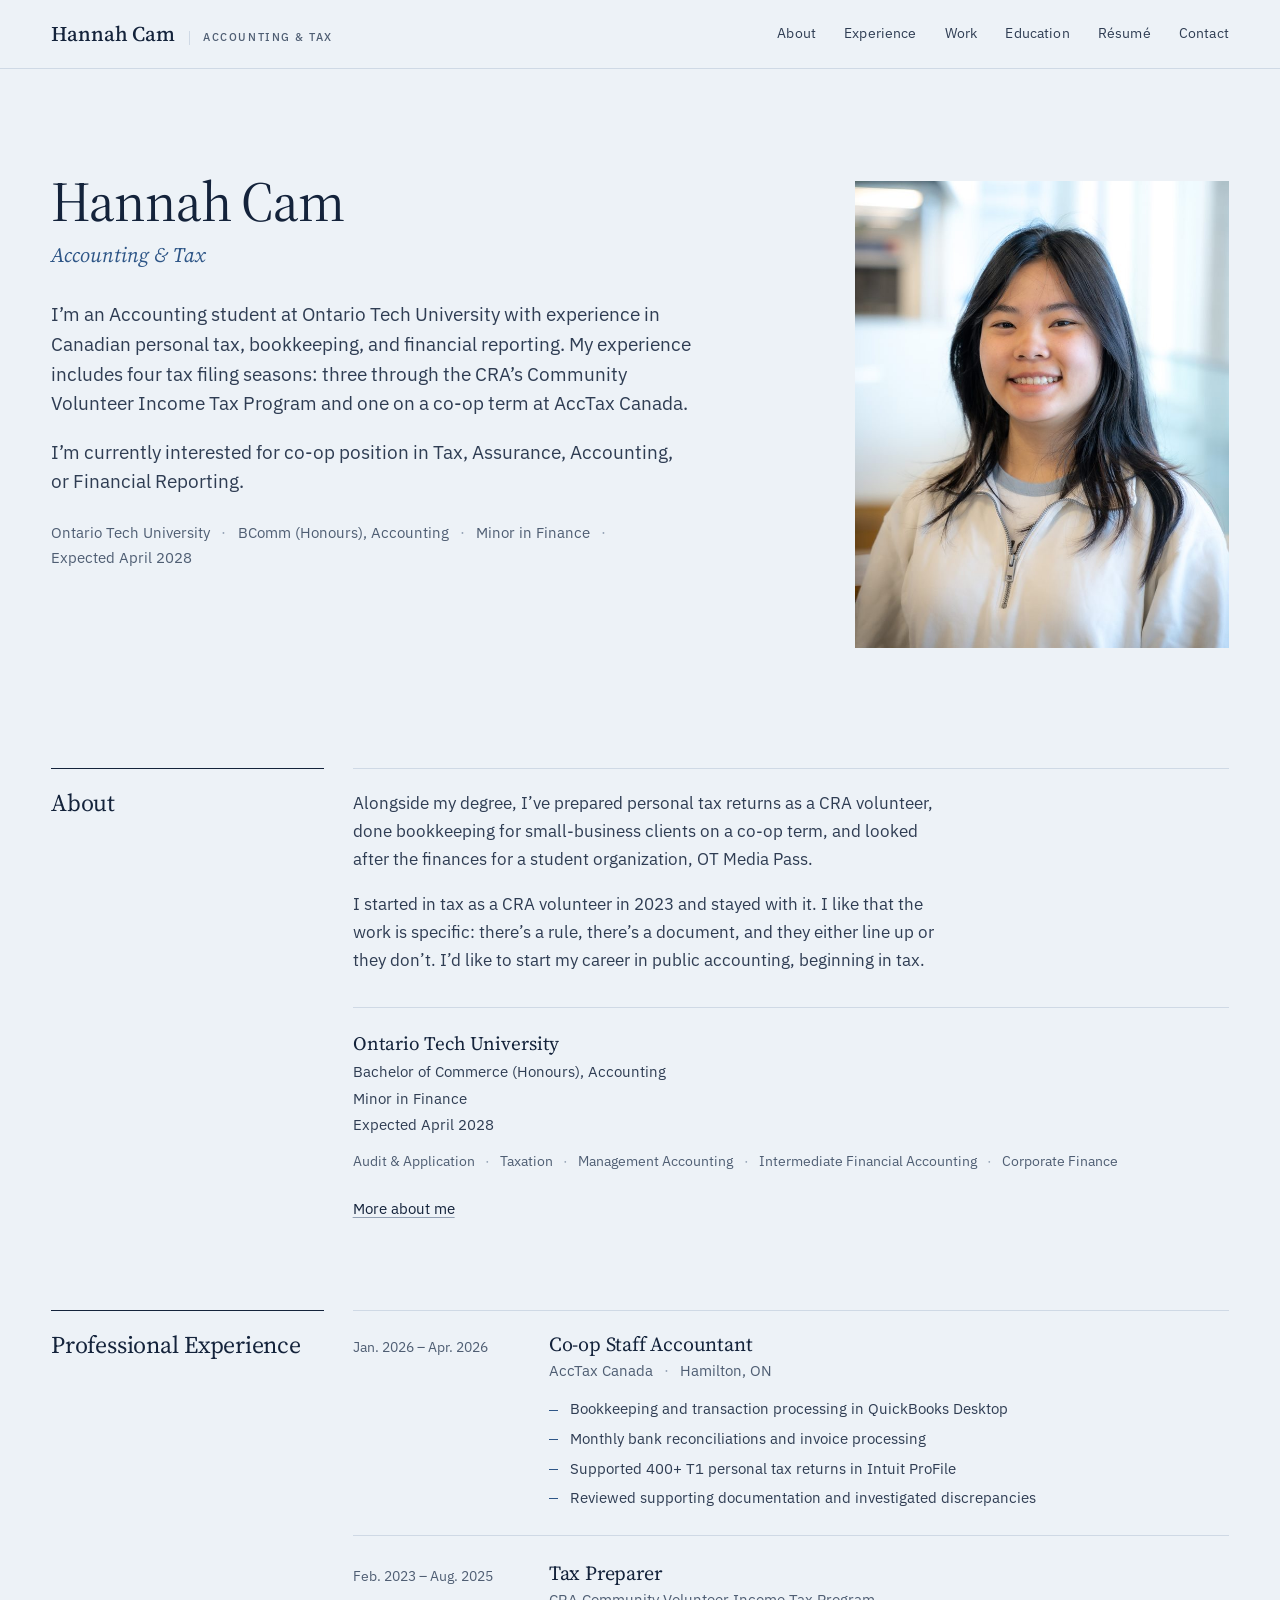
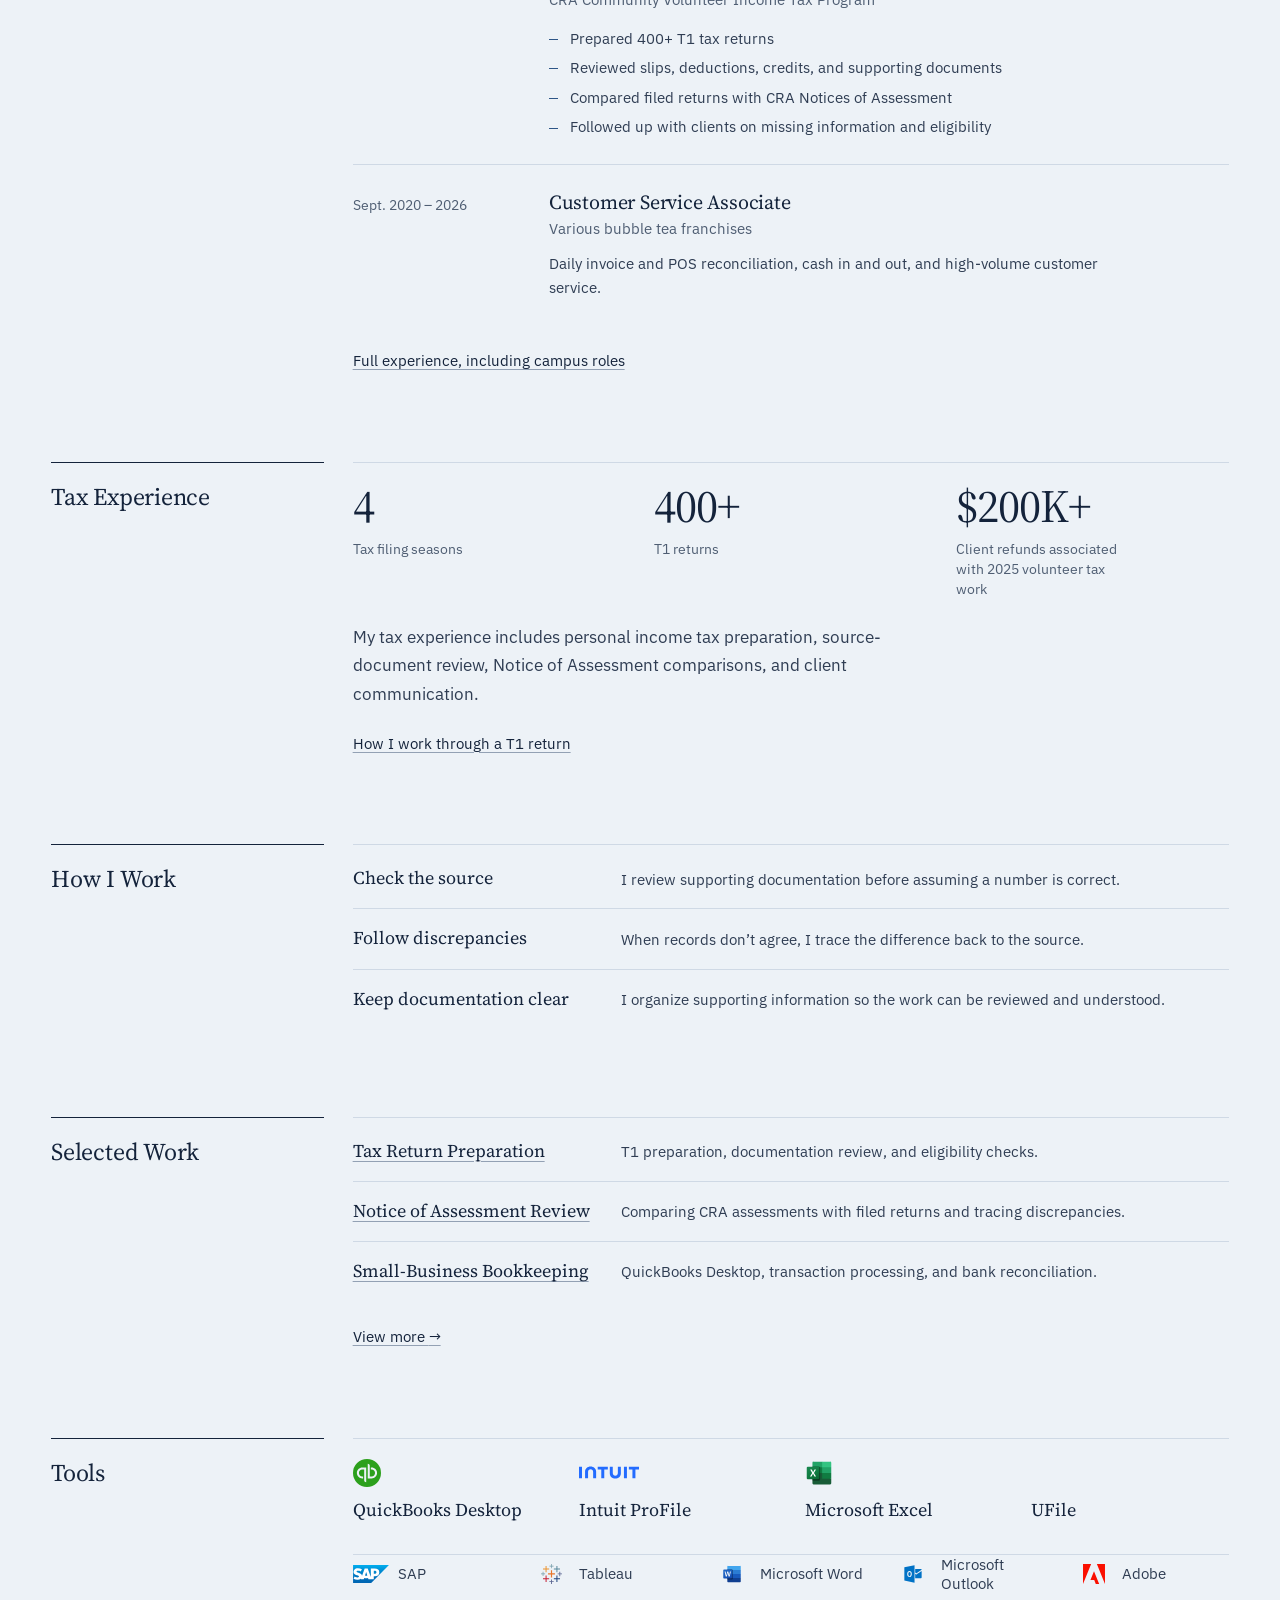
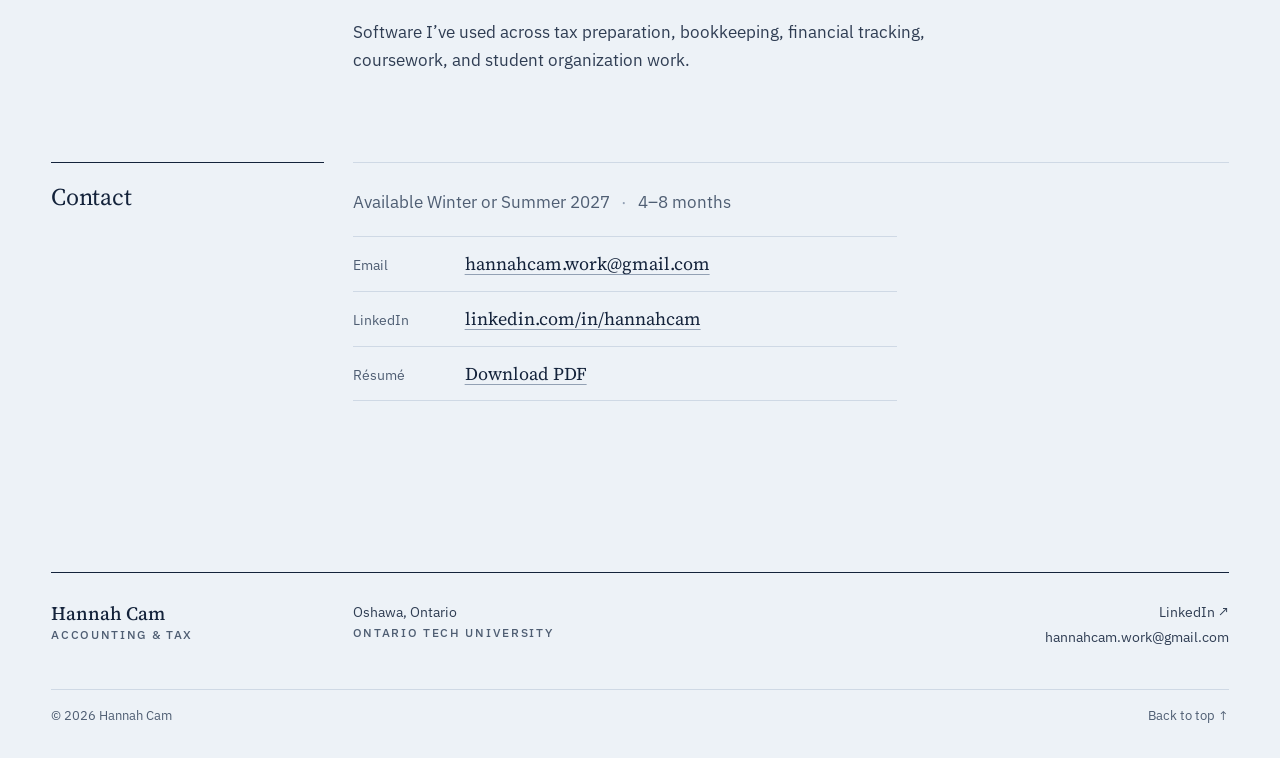
<file: index.html>
<!doctype html>
<html lang="en-CA">
<head>
  <meta charset="utf-8">
  <meta name="viewport" content="width=device-width, initial-scale=1">
  <title>Hannah Cam — Accounting &amp; Tax</title>
  <meta name="description" content="Accounting student at Ontario Tech University with experience in Canadian personal tax, bookkeeping, and financial reporting. Seeking a 2027 co-op in tax, public accounting, or assurance.">
  <meta name="author" content="Hannah Cam">
  <meta name="theme-color" content="#edf2f7">
  <link rel="canonical" href="https://hannahcamwork-dot.github.io/">
  <meta property="og:url" content="https://hannahcamwork-dot.github.io/">
  <meta property="og:type" content="website">
  <meta property="og:site_name" content="Hannah Cam">
  <meta property="og:title" content="Hannah Cam — Accounting &amp; Tax">
  <meta property="og:description" content="Accounting student at Ontario Tech University with experience in Canadian personal tax, bookkeeping, and financial reporting.">
  <meta property="og:image" content="https://hannahcamwork-dot.github.io/assets/images/og-image.png">
  <meta property="og:image:width" content="1200">
  <meta property="og:image:height" content="630">
  <meta property="og:image:alt" content="Hannah Cam, Accounting &amp; Tax.">
  <meta property="og:locale" content="en_CA">
  <meta name="twitter:card" content="summary_large_image">
  <link rel="icon" href="assets/icons/favicon.svg" type="image/svg+xml">
  <link rel="icon" href="assets/icons/favicon-32.png" sizes="32x32" type="image/png">
  <link rel="apple-touch-icon" href="assets/icons/apple-touch-icon.png">
  <link rel="preconnect" href="https://fonts.googleapis.com">
  <link rel="preconnect" href="https://fonts.gstatic.com" crossorigin>
  <link rel="stylesheet" href="https://fonts.googleapis.com/css2?family=IBM+Plex+Sans:ital,wght@0,400;0,500;0,600;1,400&amp;family=Source+Serif+4:ital,opsz,wght@0,8..60,300..600;1,8..60,300..500&amp;display=swap">
  <link rel="stylesheet" href="css/reset.css">
  <link rel="stylesheet" href="css/variables.css">
  <link rel="stylesheet" href="css/global.css">
  <link rel="stylesheet" href="css/components.css">
  <script>document.documentElement.classList.add("js");</script>
  <script src="js/main.js" defer></script>
  <script type="application/ld+json">
  {
    "@context": "https://schema.org",
    "@type": "Person",
    "name": "Hannah Cam",
    "url": "https://hannahcamwork-dot.github.io/",
    "jobTitle": "Accounting Student",
    "description": "Accounting student at Ontario Tech University with experience in Canadian personal tax, bookkeeping, and financial reporting.",
    "email": "mailto:hannahcam.work@gmail.com",
    "address": {
      "@type": "PostalAddress",
      "addressLocality": "Oshawa",
      "addressRegion": "ON",
      "addressCountry": "CA"
    },
    "affiliation": {
      "@type": "CollegeOrUniversity",
      "name": "Ontario Tech University"
    },
    "knowsAbout": ["Canadian personal income tax", "Bookkeeping", "Bank reconciliation", "Financial accounting"],
    "knowsLanguage": ["Vietnamese", "Mandarin", "French"],
    "sameAs": ["https://www.linkedin.com/in/hannahcam/"]
  }
  </script>
</head>
<body id="top">
  <a class="skip-link" href="#main">Skip to content</a>

  <header class="site-header">
    <div class="wrap site-header__inner">
      <a class="brand" href="index.html">
        <span class="brand__name">Hannah Cam</span>
        <span class="brand__tag">Accounting &amp; Tax</span>
      </a>
      <button class="nav-toggle" type="button" aria-expanded="false" aria-controls="site-nav">
        <span class="nav-toggle__label">Menu</span>
        <span class="nav-toggle__icon" aria-hidden="true"></span>
      </button>
      <nav class="site-nav" id="site-nav" aria-label="Primary">
        <ul class="site-nav__list">
          <li><a href="about.html">About</a></li>
          <li><a href="experience.html">Experience</a></li>
          <li><a href="work.html">Work</a></li>
          <li><a href="education.html">Education</a></li>
          <li><a href="resume.html">Résumé</a></li>
          <li><a href="contact.html">Contact</a></li>
        </ul>
      </nav>
    </div>
  </header>

  <main id="main" class="home">

    <section class="intro" aria-labelledby="intro-name">
      <div class="wrap intro__grid">
        <div class="intro__main">
          <h1 class="intro__name" id="intro-name">Hannah Cam</h1>
          <p class="intro__role">Accounting &amp; Tax</p>
          <p class="intro__text">I’m an Accounting student at Ontario Tech University with experience in Canadian personal tax, bookkeeping, and financial reporting. My experience includes four tax filing seasons: three through the CRA’s Community Volunteer Income Tax Program and one on a co-op term at AccTax Canada.</p>
          <p class="intro__text intro__text--next">I’m currently interested for co-op position in Tax, Assurance, Accounting, or Financial Reporting.</p>
          <p class="intro__line"><span class="nw">Ontario Tech University</span> <span class="sep">·</span> <span class="nw">BComm (Honours), Accounting</span> <span class="sep">·</span> <span class="nw">Minor in Finance</span> <span class="sep">·</span> <span class="nw">Expected April 2028</span></p>
        </div>

        <figure class="headshot">
          <img src="assets/images/hannah-cam.jpg" alt="Hannah Cam" width="720" height="900">
        </figure>
      </div>
    </section>

    <section class="part" id="about" aria-labelledby="about-title">
      <div class="wrap part__grid">
        <h2 class="part__title" id="about-title">About</h2>
        <div class="part__body">
          <div class="prose">
            <p>Alongside my degree, I’ve prepared personal tax returns as a CRA volunteer, done bookkeeping for small-business clients on a co-op term, and looked after the finances for a student organization, OT Media Pass.</p>
            <p>I started in tax as a CRA volunteer in 2023 and stayed with it. I like that the work is specific: there’s a rule, there’s a document, and they either line up or they don’t. I’d like to start my career in public accounting, beginning in tax.</p>
          </div>

          <dl class="edu">
            <dt>Ontario Tech University</dt>
            <dd>Bachelor of Commerce (Honours), Accounting</dd>
            <dd>Minor in Finance</dd>
            <dd>Expected April 2028</dd>
            <dd class="edu__courses">Audit &amp; Application <span class="sep">·</span> Taxation <span class="sep">·</span> Management Accounting <span class="sep">·</span> Intermediate Financial Accounting <span class="sep">·</span> Corporate Finance</dd>
          </dl>

          <p class="part__more"><a href="about.html">More about me</a></p>
        </div>
      </div>
    </section>

    <section class="part" id="experience" aria-labelledby="experience-title">
      <div class="wrap part__grid">
        <h2 class="part__title" id="experience-title">Professional Experience</h2>
        <div class="part__body">
          <ol class="jobs">
            <li class="job">
              <p class="job__date">Jan. 2026 – Apr. 2026</p>
              <div>
                <h3 class="job__role">Co-op Staff Accountant</h3>
                <p class="job__org">AccTax Canada <span class="sep">·</span> Hamilton, ON</p>
                <ul class="ticks job__points">
                  <li>Bookkeeping and transaction processing in QuickBooks Desktop</li>
                  <li>Monthly bank reconciliations and invoice processing</li>
                  <li>Supported 400+ T1 personal tax returns in Intuit ProFile</li>
                  <li>Reviewed supporting documentation and investigated discrepancies</li>
                </ul>
              </div>
            </li>
            <li class="job">
              <p class="job__date">Feb. 2023 – Aug. 2025</p>
              <div>
                <h3 class="job__role">Tax Preparer</h3>
                <p class="job__org">CRA Community Volunteer Income Tax Program</p>
                <ul class="ticks job__points">
                  <li>Prepared 400+ T1 tax returns</li>
                  <li>Reviewed slips, deductions, credits, and supporting documents</li>
                  <li>Compared filed returns with CRA Notices of Assessment</li>
                  <li>Followed up with clients on missing information and eligibility</li>
                </ul>
              </div>
            </li>
            <li class="job">
              <p class="job__date">Sept. 2020 – 2026</p>
              <div>
                <h3 class="job__role">Customer Service Associate</h3>
                <p class="job__org">Various bubble tea franchises</p>
                <p class="job__summary">Daily invoice and POS reconciliation, cash in and out, and high-volume customer service.</p>
              </div>
            </li>
          </ol>
          <p class="part__more"><a href="experience.html">Full experience, including campus roles</a></p>
        </div>
      </div>
    </section>

    <section class="part" id="tax" aria-labelledby="tax-title">
      <div class="wrap part__grid">
        <h2 class="part__title" id="tax-title">Tax Experience</h2>
        <div class="part__body">
          <dl class="stats">
            <div>
              <dt>Tax filing seasons</dt>
              <dd>4</dd>
            </div>
            <div>
              <dt>T1 returns</dt>
              <dd>400+</dd>
            </div>
            <div>
              <dt>Client refunds associated with 2025 volunteer tax work</dt>
              <dd>$200K+</dd>
            </div>
          </dl>
          <p class="part__text">My tax experience includes personal income tax preparation, source-document review, Notice of Assessment comparisons, and client communication.</p>
          <p class="part__more"><a href="tax.html">How I work through a T1 return</a></p>
        </div>
      </div>
    </section>

    <section class="part" id="approach" aria-labelledby="approach-title">
      <div class="wrap part__grid">
        <h2 class="part__title" id="approach-title">How I Work</h2>
        <div class="part__body">
          <dl class="pointlist">
            <div>
              <dt>Check the source</dt>
              <dd>I review supporting documentation before assuming a number is correct.</dd>
            </div>
            <div>
              <dt>Follow discrepancies</dt>
              <dd>When records don’t agree, I trace the difference back to the source.</dd>
            </div>
            <div>
              <dt>Keep documentation clear</dt>
              <dd>I organize supporting information so the work can be reviewed and understood.</dd>
            </div>
          </dl>
        </div>
      </div>
    </section>

    <section class="part" id="work" aria-labelledby="work-title">
      <div class="wrap part__grid">
        <h2 class="part__title" id="work-title">Selected Work</h2>
        <div class="part__body">
          <dl class="pointlist pointlist--links">
            <div>
              <dt><a href="work.html#case-01">Tax Return Preparation</a></dt>
              <dd>T1 preparation, documentation review, and eligibility checks.</dd>
            </div>
            <div>
              <dt><a href="work.html#case-02">Notice of Assessment Review</a></dt>
              <dd>Comparing CRA assessments with filed returns and tracing discrepancies.</dd>
            </div>
            <div>
              <dt><a href="work.html#case-03">Small-Business Bookkeeping</a></dt>
              <dd>QuickBooks Desktop, transaction processing, and bank reconciliation.</dd>
            </div>
          </dl>
          <p class="part__more"><a href="work.html">View more <span aria-hidden="true">→</span></a></p>
        </div>
      </div>
    </section>

    <section class="part" id="tools" aria-labelledby="tools-title">
      <div class="wrap part__grid">
        <h2 class="part__title" id="tools-title">Tools</h2>
        <div class="part__body">
          <ul class="toolgrid toolgrid--main">
            <li><span class="toolgrid__mark"><img src="assets/icons/tools/quickbooks.svg" alt="" width="28" height="28"></span>QuickBooks Desktop</li>
            <li><span class="toolgrid__mark toolgrid__mark--wide"><img src="assets/icons/tools/intuit.svg" alt="" width="56" height="14"></span>Intuit ProFile</li>
            <li><span class="toolgrid__mark"><img src="assets/icons/tools/excel.svg" alt="" width="28" height="28"></span>Microsoft Excel</li>
            <li><span class="toolgrid__mark" aria-hidden="true"></span>UFile</li>
          </ul>
          <ul class="toolgrid toolgrid--more">
            <li><span class="toolgrid__mark toolgrid__mark--wide"><img src="assets/icons/tools/sap.svg" alt="" width="40" height="20"></span>SAP</li>
            <li><span class="toolgrid__mark"><img src="assets/icons/tools/tableau.svg" alt="" width="20" height="20"></span>Tableau</li>
            <li><span class="toolgrid__mark"><img src="assets/icons/tools/word.svg" alt="" width="20" height="20"></span>Microsoft Word</li>
            <li><span class="toolgrid__mark"><img src="assets/icons/tools/outlook.svg" alt="" width="20" height="20"></span>Microsoft Outlook</li>
            <li><span class="toolgrid__mark"><img src="assets/icons/tools/adobe.svg" alt="" width="20" height="20"></span>Adobe</li>
          </ul>
          <p class="part__text">Software I’ve used across tax preparation, bookkeeping, financial tracking, coursework, and student organization work.</p>
        </div>
      </div>
    </section>

    <section class="part part--contact" id="contact" aria-labelledby="contact-title">
      <div class="wrap part__grid">
        <h2 class="part__title" id="contact-title">Contact</h2>
        <div class="part__body">
          <p class="seek__when">Available Winter or Summer 2027 <span class="sep">·</span> 4–8 months</p>
          <ul class="seek__links">
            <li><span class="seek__label">Email</span><a href="mailto:hannahcam.work@gmail.com">hannahcam.work@gmail.com</a></li>
            <li><span class="seek__label">LinkedIn</span><a href="https://www.linkedin.com/in/hannahcam/" target="_blank" rel="me noopener">linkedin.com/in/hannahcam<span class="visually-hidden"> (opens in a new tab)</span></a></li>
            <li><span class="seek__label">Résumé</span><a href="assets/documents/Hannah-Cam-Resume.pdf" download>Download PDF</a></li>
          </ul>
        </div>
      </div>
    </section>


  </main>

  <footer class="site-footer">
    <div class="wrap">
      <div class="site-footer__grid">
        <div class="site-footer__id">
          <p class="site-footer__name">Hannah Cam</p>
          <p class="meta">Accounting &amp; Tax</p>
        </div>
        <div class="site-footer__place">
          <p>Oshawa, Ontario</p>
          <p class="meta">Ontario Tech University</p>
        </div>
        <ul class="site-footer__links">
          <li><a href="https://www.linkedin.com/in/hannahcam/" target="_blank" rel="me noopener">LinkedIn <span aria-hidden="true">↗</span><span class="visually-hidden"> (opens in a new tab)</span></a></li>
          <li><a href="mailto:hannahcam.work@gmail.com">hannahcam.work@gmail.com</a></li>
        </ul>
      </div>
      <div class="site-footer__base">
        <p>© 2026 Hannah Cam</p>
        <a href="#top">Back to top <span aria-hidden="true">↑</span></a>
      </div>
    </div>
  </footer>
</body>
</html>
</file>
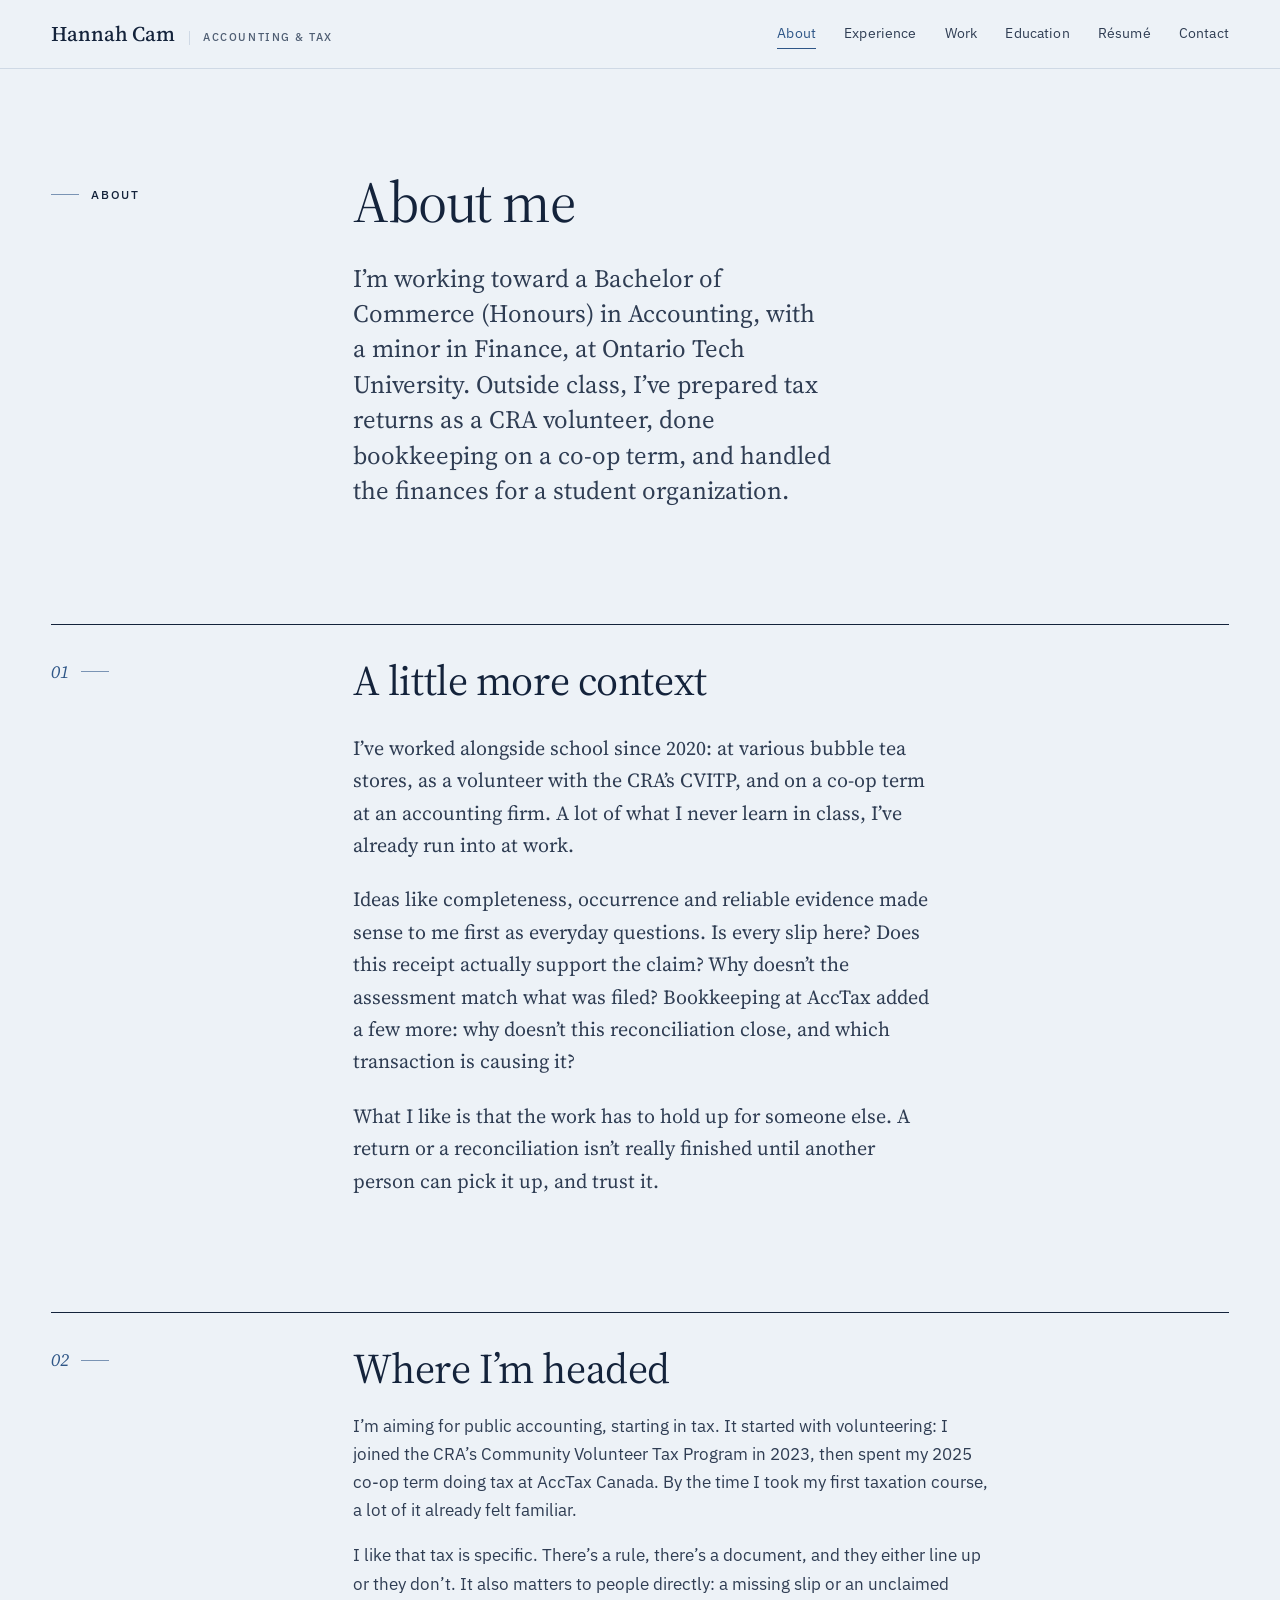
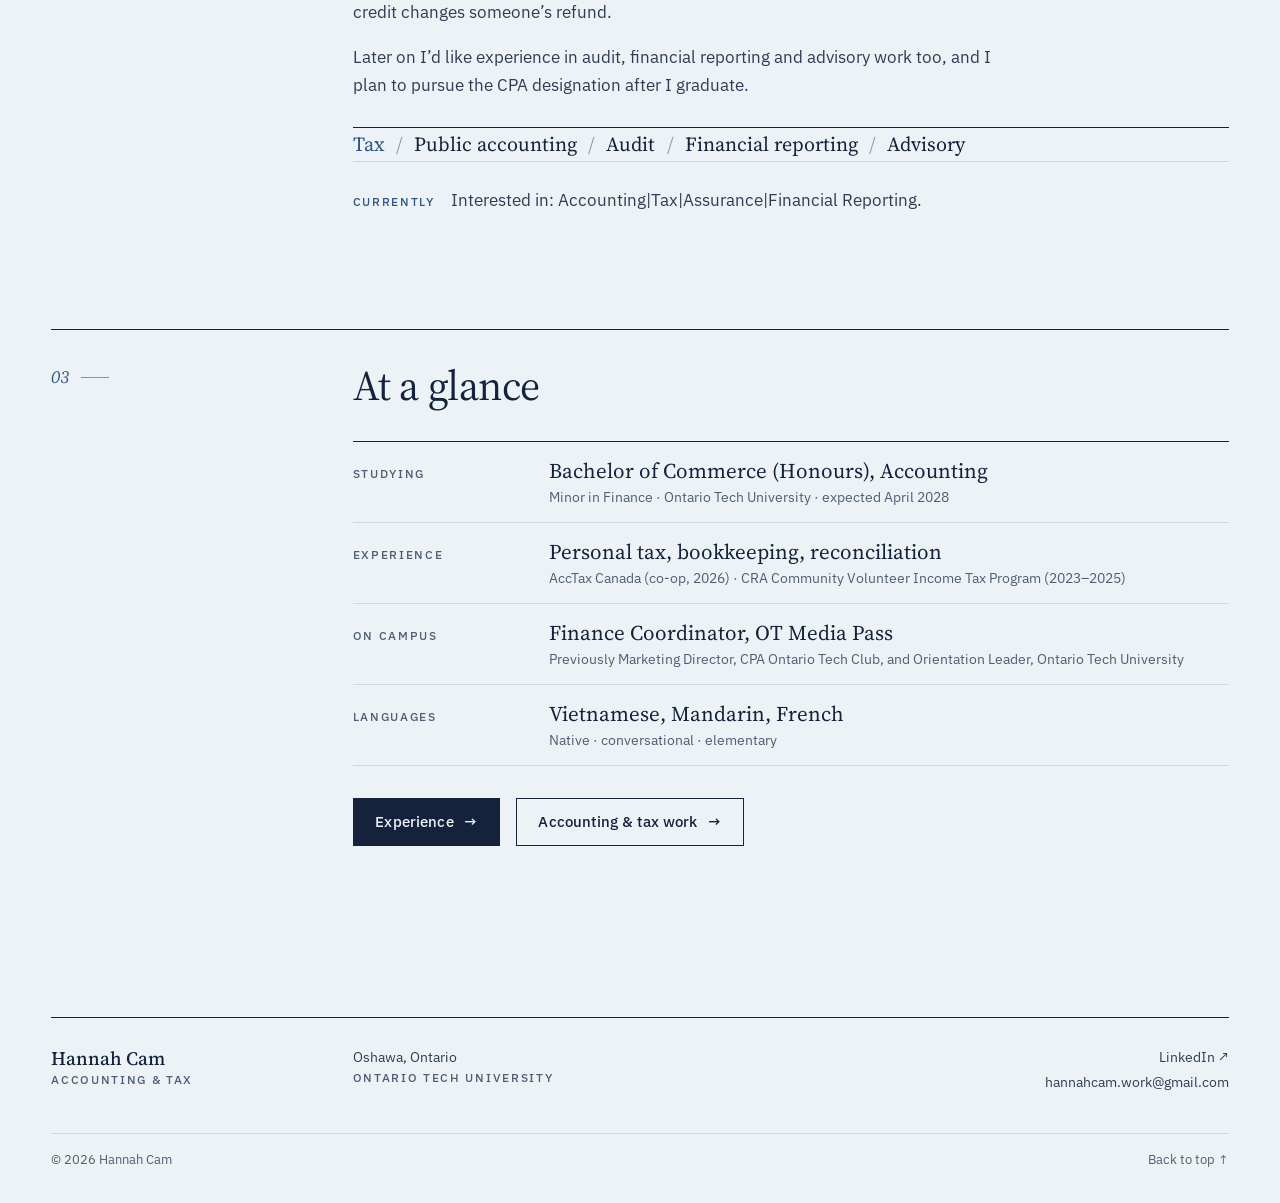
<file: about.html>
<!doctype html>
<html lang="en-CA">
<head>
  <meta charset="utf-8">
  <meta name="viewport" content="width=device-width, initial-scale=1">
  <title>About — Hannah Cam</title>
  <meta name="description" content="Hannah Cam is an accounting student at Ontario Tech University working toward public accounting, starting in tax.">
  <meta name="author" content="Hannah Cam">
  <meta name="theme-color" content="#edf2f7">
  <link rel="canonical" href="https://hannahcamwork-dot.github.io/about.html">
  <meta property="og:url" content="https://hannahcamwork-dot.github.io/about.html">
  <meta property="og:type" content="profile">
  <meta property="og:site_name" content="Hannah Cam">
  <meta property="og:title" content="About — Hannah Cam">
  <meta property="og:description" content="An accounting student at Ontario Tech University working toward public accounting, starting in tax.">
  <meta property="og:image" content="https://hannahcamwork-dot.github.io/assets/images/og-image.png">
  <meta property="og:locale" content="en_CA">
  <meta name="twitter:card" content="summary_large_image">
  <link rel="icon" href="assets/icons/favicon.svg" type="image/svg+xml">
  <link rel="icon" href="assets/icons/favicon-32.png" sizes="32x32" type="image/png">
  <link rel="apple-touch-icon" href="assets/icons/apple-touch-icon.png">
  <link rel="preconnect" href="https://fonts.googleapis.com">
  <link rel="preconnect" href="https://fonts.gstatic.com" crossorigin>
  <link rel="stylesheet" href="https://fonts.googleapis.com/css2?family=IBM+Plex+Sans:ital,wght@0,400;0,500;0,600;1,400&amp;family=Source+Serif+4:ital,opsz,wght@0,8..60,300..600;1,8..60,300..500&amp;display=swap">
  <link rel="stylesheet" href="css/reset.css">
  <link rel="stylesheet" href="css/variables.css">
  <link rel="stylesheet" href="css/global.css">
  <link rel="stylesheet" href="css/components.css">
  <script>document.documentElement.classList.add("js");</script>
  <script src="js/main.js" defer></script>
</head>
<body id="top">
  <a class="skip-link" href="#main">Skip to content</a>

  <header class="site-header">
    <div class="wrap site-header__inner">
      <a class="brand" href="index.html">
        <span class="brand__name">Hannah Cam</span>
        <span class="brand__tag">Accounting &amp; Tax</span>
      </a>
      <button class="nav-toggle" type="button" aria-expanded="false" aria-controls="site-nav">
        <span class="nav-toggle__label">Menu</span>
        <span class="nav-toggle__icon" aria-hidden="true"></span>
      </button>
      <nav class="site-nav" id="site-nav" aria-label="Primary">
        <ul class="site-nav__list">
          <li><a href="about.html" aria-current="page">About</a></li>
          <li><a href="experience.html">Experience</a></li>
          <li><a href="work.html">Work</a></li>
          <li><a href="education.html">Education</a></li>
          <li><a href="resume.html">Résumé</a></li>
          <li><a href="contact.html">Contact</a></li>
        </ul>
      </nav>
    </div>
  </header>

  <main id="main">

    <header class="page-head">
      <div class="wrap page-head__grid">
        <p class="index index--page load-in" style="--i: 0">About</p>
        <h1 class="page-head__title load-in" style="--i: 1">About me</h1>
        <p class="page-head__lede load-in" style="--i: 2">I’m working toward a Bachelor of Commerce (Honours) in Accounting, with a minor in Finance, at Ontario Tech University. Outside class, I’ve prepared tax returns as a CRA volunteer, done bookkeeping on a co-op term, and handled the finances for a student organization.</p>
      </div>
    </header>

    <section class="section" id="context" aria-labelledby="context-title">
      <div class="wrap">
        <div class="section__grid" data-reveal>
          <div class="section__rail section__rail--sticky">
            <p class="index" aria-hidden="true"><span class="index__num">01</span></p>
          </div>
          <div class="section__body">
            <h2 class="section__title" id="context-title">A little more context</h2>
            <div class="essay">
              <p>I’ve worked alongside school since 2020: at various bubble tea stores, as a volunteer with the CRA’s CVITP, and on a co-op term at an accounting firm. A lot of what I never learn in class, I’ve already run into at work.</p>
              <p>Ideas like completeness, occurrence and reliable evidence made sense to me first as everyday questions. Is every slip here? Does this receipt actually support the claim? Why doesn’t the assessment match what was filed? Bookkeeping at AccTax added a few more: why doesn’t this reconciliation close, and which transaction is causing it?</p>
              <p>What I like is that the work has to hold up for someone else. A return or a reconciliation isn’t really finished until another person can pick it up, and trust it.</p>
            </div>
          </div>
        </div>
      </div>
    </section>

    <section class="section" id="direction" aria-labelledby="direction-title">
      <div class="wrap">
        <div class="section__grid" data-reveal>
          <div class="section__rail">
            <p class="index" aria-hidden="true"><span class="index__num">02</span></p>
          </div>
          <div class="section__body">
            <h2 class="section__title" id="direction-title">Where I’m headed</h2>
            <div class="section__intro">
              <p>I’m aiming for public accounting, starting in tax. It started with volunteering: I joined the CRA’s Community Volunteer Tax Program in 2023, then spent my 2025 co-op term doing tax at AccTax Canada. By the time I took my first taxation course, a lot of it already felt familiar.</p>
              <p>I like that tax is specific. There’s a rule, there’s a document, and they either line up or they don’t. It also matters to people directly: a missing slip or an unclaimed credit changes someone’s refund.</p>
              <p>Later on I’d like experience in audit, financial reporting and advisory work too, and I plan to pursue the CPA designation after I graduate.</p>
            </div>
            <ul class="areas" aria-label="Areas of interest">
              <li>Tax</li>
              <li>Public accounting</li>
              <li>Audit</li>
              <li>Financial reporting</li>
              <li>Advisory</li>
            </ul>
            <p class="note-line"><span class="meta">Currently</span><span>Interested in: Accounting|Tax|Assurance|Financial Reporting.</span></p>
          </div>
        </div>
      </div>
    </section>

    <section class="section" id="glance" aria-labelledby="glance-title">
      <div class="wrap">
        <div class="section__grid" data-reveal>
          <div class="section__rail">
            <p class="index" aria-hidden="true"><span class="index__num">03</span></p>
          </div>
          <div class="section__body">
            <h2 class="section__title" id="glance-title">At a glance</h2>
            <dl class="record">
              <div class="record__row">
                <dt class="meta">Studying</dt>
                <dd>Bachelor of Commerce (Honours), Accounting <small>Minor in Finance · Ontario Tech University · expected April 2028</small></dd>
              </div>
              <div class="record__row">
                <dt class="meta">Experience</dt>
                <dd>Personal tax, bookkeeping, reconciliation <small>AccTax Canada (co-op, 2026) · CRA Community Volunteer Income Tax Program (2023–2025)</small></dd>
              </div>
              <div class="record__row">
                <dt class="meta">On campus</dt>
                <dd>Finance Coordinator, OT Media Pass <small>Previously Marketing Director, CPA Ontario Tech Club, and Orientation Leader, Ontario Tech University</small></dd>
              </div>
              <div class="record__row">
                <dt class="meta">Languages</dt>
                <dd>Vietnamese, Mandarin, French <small>Native · conversational · elementary</small></dd>
              </div>
            </dl>
            <div class="actions actions--spaced">
              <a class="btn btn--solid" href="experience.html">Experience <span class="btn__icon btn__icon--right" aria-hidden="true">→</span></a>
              <a class="btn btn--line" href="work.html">Accounting &amp; tax work <span class="btn__icon btn__icon--right" aria-hidden="true">→</span></a>
            </div>
          </div>
        </div>
      </div>
    </section>

  </main>

  <footer class="site-footer">
    <div class="wrap">
      <div class="site-footer__grid">
        <div class="site-footer__id">
          <p class="site-footer__name">Hannah Cam</p>
          <p class="meta">Accounting &amp; Tax</p>
        </div>
        <div class="site-footer__place">
          <p>Oshawa, Ontario</p>
          <p class="meta">Ontario Tech University</p>
        </div>
        <ul class="site-footer__links">
          <li><a href="https://www.linkedin.com/in/hannahcam/" target="_blank" rel="me noopener">LinkedIn <span aria-hidden="true">↗</span><span class="visually-hidden"> (opens in a new tab)</span></a></li>
          <li><a href="mailto:hannahcam.work@gmail.com">hannahcam.work@gmail.com</a></li>
        </ul>
      </div>
      <div class="site-footer__base">
        <p>© 2026 Hannah Cam</p>
        <a href="#top">Back to top <span aria-hidden="true">↑</span></a>
      </div>
    </div>
  </footer>
</body>
</html>
</file>
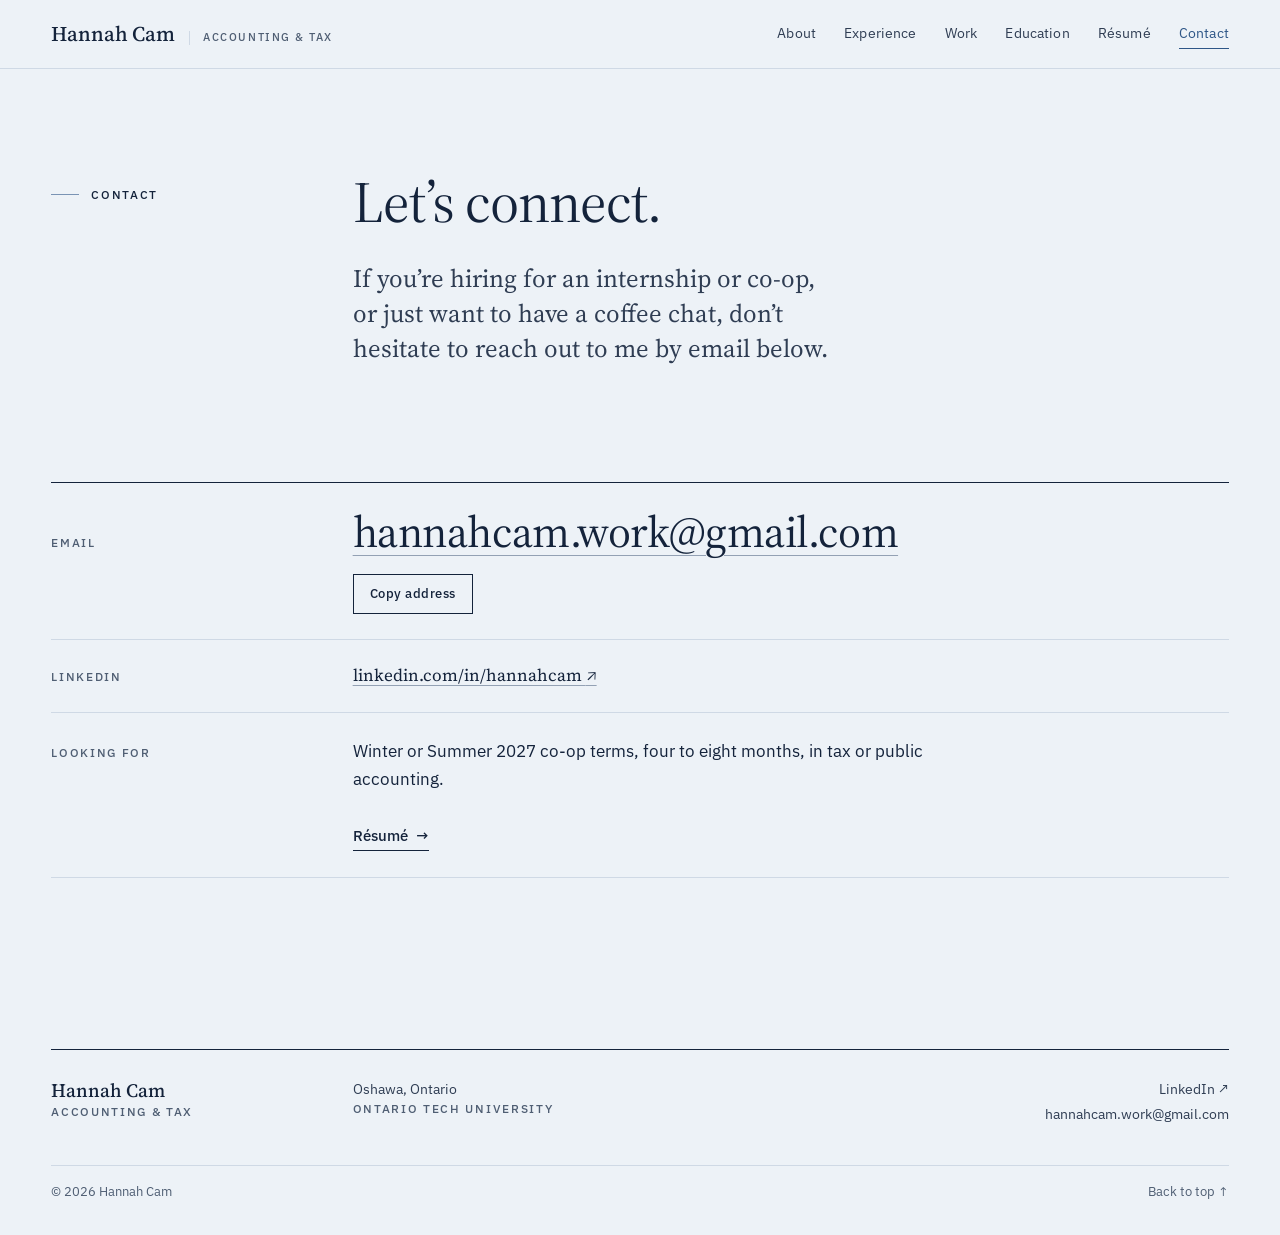
<file: contact.html>
<!doctype html>
<html lang="en-CA">
<head>
  <meta charset="utf-8">
  <meta name="viewport" content="width=device-width, initial-scale=1">
  <title>Contact — Hannah Cam</title>
  <meta name="description" content="Contact Hannah Cam, accounting student in Oshawa, Ontario, about tax and public accounting opportunities.">
  <meta name="author" content="Hannah Cam">
  <meta name="theme-color" content="#edf2f7">
  <link rel="canonical" href="https://hannahcamwork-dot.github.io/contact.html">
  <meta property="og:url" content="https://hannahcamwork-dot.github.io/contact.html">
  <meta property="og:type" content="website">
  <meta property="og:site_name" content="Hannah Cam">
  <meta property="og:title" content="Contact — Hannah Cam">
  <meta property="og:description" content="Let’s talk accounting. Email and LinkedIn for Hannah Cam, Oshawa, Ontario.">
  <meta property="og:image" content="https://hannahcamwork-dot.github.io/assets/images/og-image.png">
  <meta property="og:locale" content="en_CA">
  <meta name="twitter:card" content="summary_large_image">
  <link rel="icon" href="assets/icons/favicon.svg" type="image/svg+xml">
  <link rel="icon" href="assets/icons/favicon-32.png" sizes="32x32" type="image/png">
  <link rel="apple-touch-icon" href="assets/icons/apple-touch-icon.png">
  <link rel="preconnect" href="https://fonts.googleapis.com">
  <link rel="preconnect" href="https://fonts.gstatic.com" crossorigin>
  <link rel="stylesheet" href="https://fonts.googleapis.com/css2?family=IBM+Plex+Sans:ital,wght@0,400;0,500;0,600;1,400&amp;family=Source+Serif+4:ital,opsz,wght@0,8..60,300..600;1,8..60,300..500&amp;display=swap">
  <link rel="stylesheet" href="css/reset.css">
  <link rel="stylesheet" href="css/variables.css">
  <link rel="stylesheet" href="css/global.css">
  <link rel="stylesheet" href="css/components.css">
  <script>document.documentElement.classList.add("js");</script>
  <script src="js/main.js" defer></script>
</head>
<body id="top">
  <a class="skip-link" href="#main">Skip to content</a>

  <header class="site-header">
    <div class="wrap site-header__inner">
      <a class="brand" href="index.html">
        <span class="brand__name">Hannah Cam</span>
        <span class="brand__tag">Accounting &amp; Tax</span>
      </a>
      <button class="nav-toggle" type="button" aria-expanded="false" aria-controls="site-nav">
        <span class="nav-toggle__label">Menu</span>
        <span class="nav-toggle__icon" aria-hidden="true"></span>
      </button>
      <nav class="site-nav" id="site-nav" aria-label="Primary">
        <ul class="site-nav__list">
          <li><a href="about.html">About</a></li>
          <li><a href="experience.html">Experience</a></li>
          <li><a href="work.html">Work</a></li>
          <li><a href="education.html">Education</a></li>
          <li><a href="resume.html">Résumé</a></li>
          <li><a href="contact.html" aria-current="page">Contact</a></li>
        </ul>
      </nav>
    </div>
  </header>

  <main id="main">

    <header class="page-head">
      <div class="wrap page-head__grid">
        <p class="index index--page load-in" style="--i: 0">Contact</p>
        <h1 class="page-head__title load-in" style="--i: 1">Let’s connect.</h1>
        <p class="page-head__lede load-in" style="--i: 2">If you’re hiring for an internship or co-op, or just want to have a coffee chat, don’t hesitate to reach out to me by email below.</p>
      </div>
    </header>

    <section class="section" aria-labelledby="reach-title">
      <div class="wrap">
        <h2 class="visually-hidden" id="reach-title">Contact details</h2>
        <dl class="contact-list load-in" style="--i: 3">
          <div class="contact-item">
            <dt class="meta">Email</dt>
            <dd>
              <p class="contact-email"><a href="mailto:hannahcam.work@gmail.com">hannahcam.work@gmail.com</a></p>
              <div class="copy-row">
                <button class="copy-btn" type="button" data-copy="hannahcam.work@gmail.com" hidden>Copy address</button>
                <p class="copy-status" role="status"></p>
              </div>
            </dd>
          </div>
          <div class="contact-item">
            <dt class="meta">LinkedIn</dt>
            <dd class="contact-big"><a href="https://www.linkedin.com/in/hannahcam/" target="_blank" rel="me noopener">linkedin.com/in/hannahcam <span aria-hidden="true">↗</span><span class="visually-hidden"> (opens in a new tab)</span></a></dd>
          </div>
          <div class="contact-item">
            <dt class="meta">Looking for</dt>
            <dd>
              <p>Winter or Summer 2027 co-op terms, four to eight months, in tax or public accounting.</p>
              <p class="more-link"><a class="link-arrow" href="resume.html">Résumé <span aria-hidden="true">→</span></a></p>
            </dd>
          </div>
        </dl>
      </div>
    </section>

  </main>

  <footer class="site-footer">
    <div class="wrap">
      <div class="site-footer__grid">
        <div class="site-footer__id">
          <p class="site-footer__name">Hannah Cam</p>
          <p class="meta">Accounting &amp; Tax</p>
        </div>
        <div class="site-footer__place">
          <p>Oshawa, Ontario</p>
          <p class="meta">Ontario Tech University</p>
        </div>
        <ul class="site-footer__links">
          <li><a href="https://www.linkedin.com/in/hannahcam/" target="_blank" rel="me noopener">LinkedIn <span aria-hidden="true">↗</span><span class="visually-hidden"> (opens in a new tab)</span></a></li>
          <li><a href="mailto:hannahcam.work@gmail.com">hannahcam.work@gmail.com</a></li>
        </ul>
      </div>
      <div class="site-footer__base">
        <p>© 2026 Hannah Cam</p>
        <a href="#top">Back to top <span aria-hidden="true">↑</span></a>
      </div>
    </div>
  </footer>
</body>
</html>
</file>
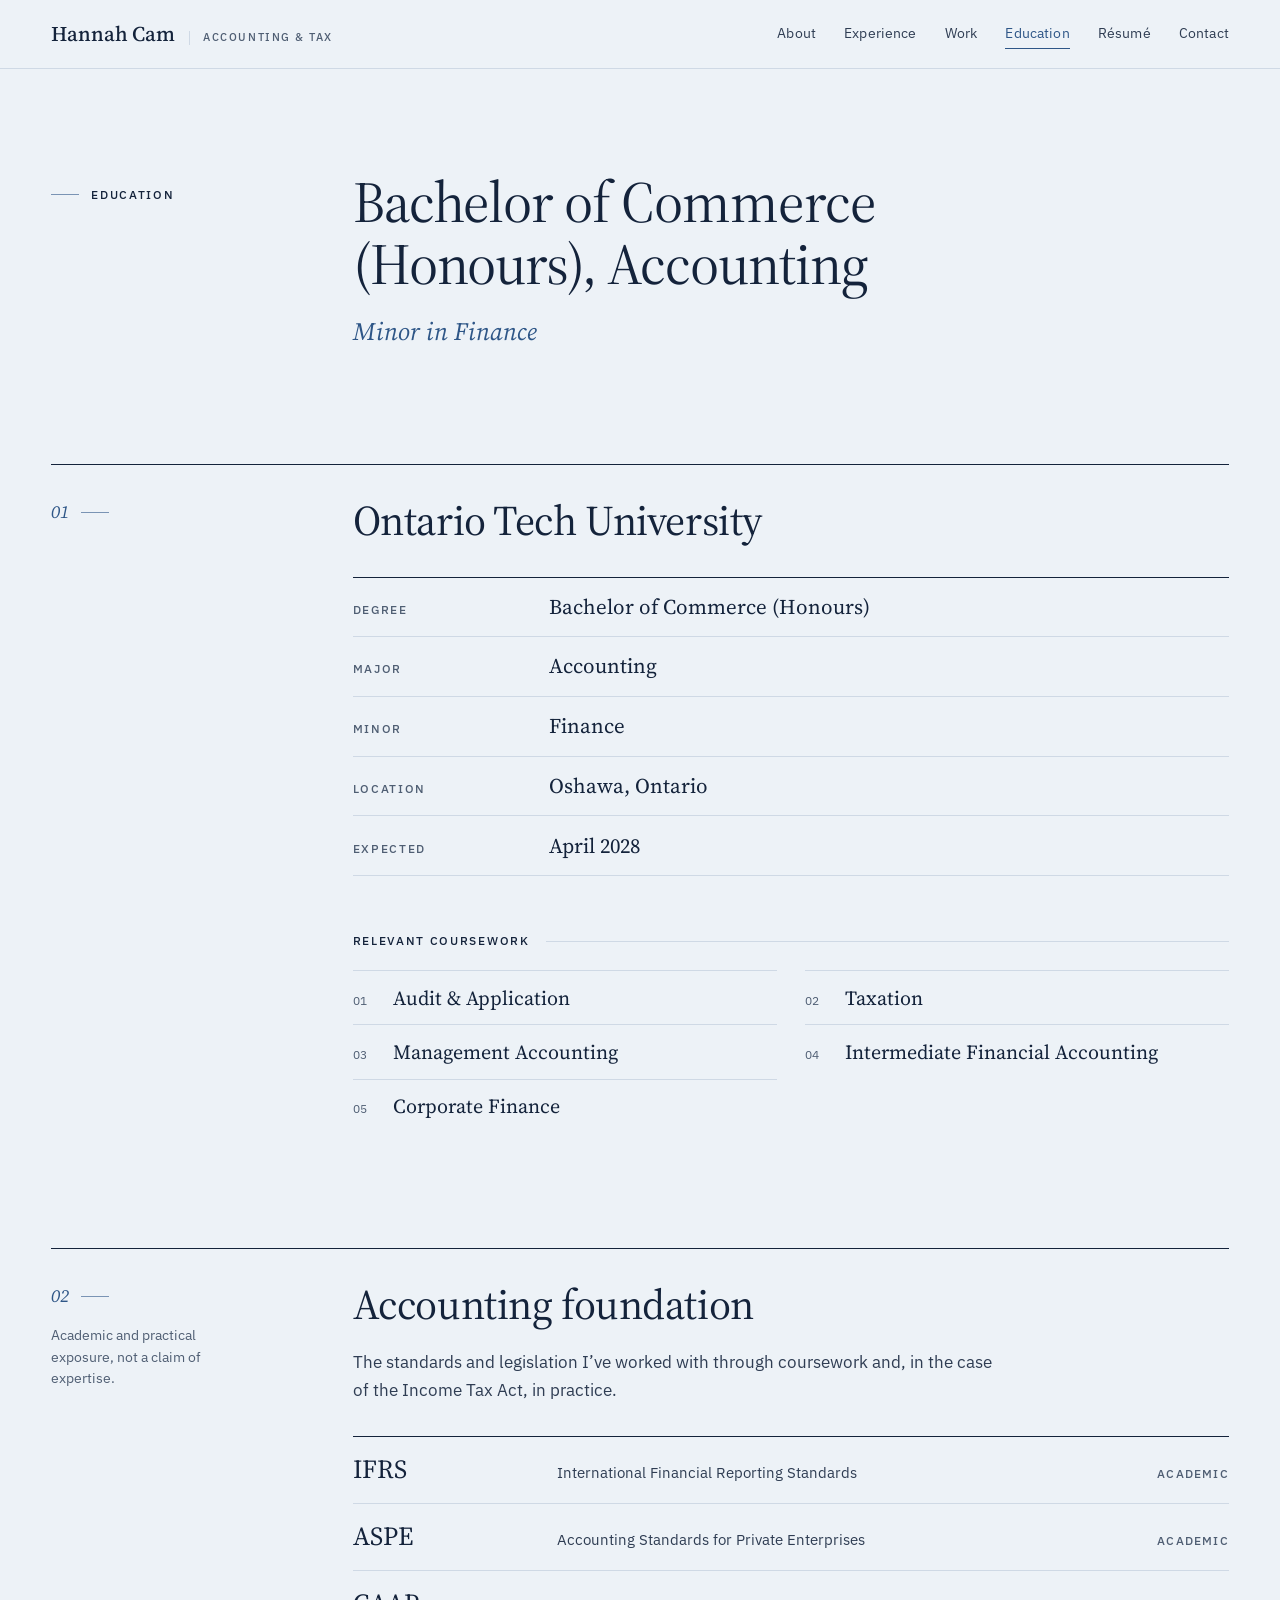
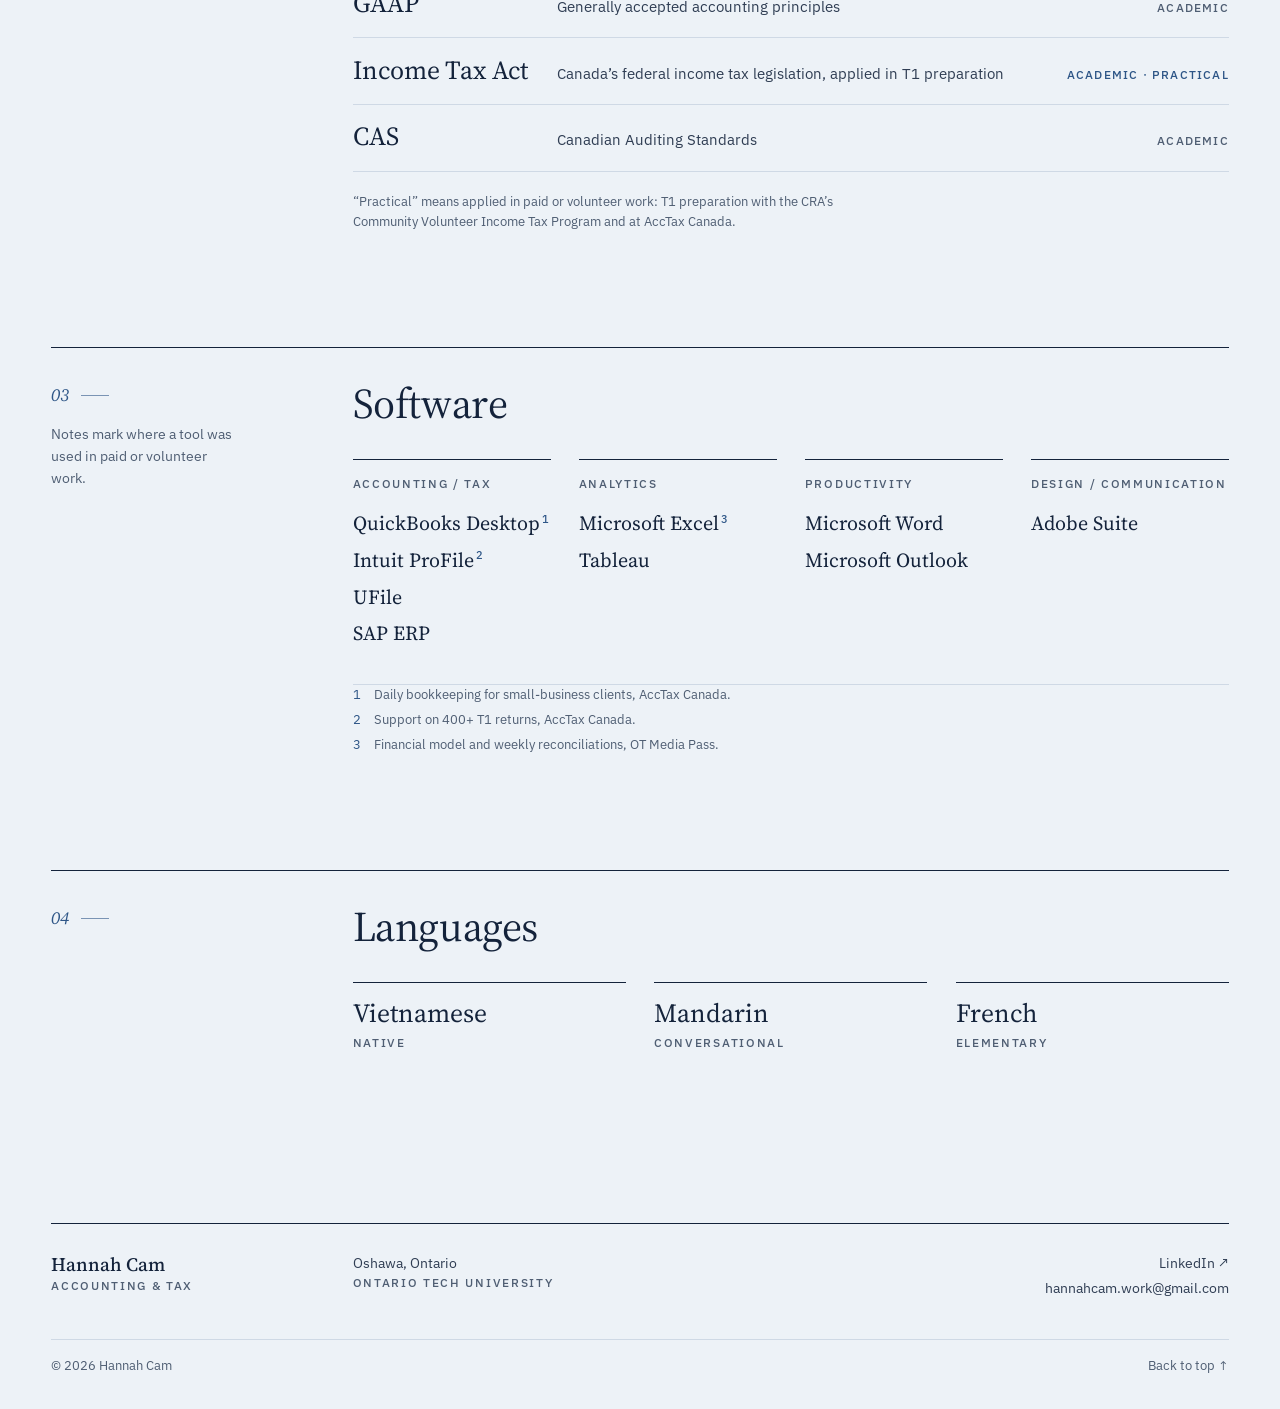
<file: education.html>
<!doctype html>
<html lang="en-CA">
<head>
  <meta charset="utf-8">
  <meta name="viewport" content="width=device-width, initial-scale=1">
  <title>Education &amp; Skills — Hannah Cam</title>
  <meta name="description" content="Bachelor of Commerce (Honours), Accounting, Minor in Finance at Ontario Tech University, expected April 2028. Coursework, accounting frameworks, software and languages.">
  <meta name="author" content="Hannah Cam">
  <meta name="theme-color" content="#edf2f7">
  <link rel="canonical" href="https://hannahcamwork-dot.github.io/education.html">
  <meta property="og:url" content="https://hannahcamwork-dot.github.io/education.html">
  <meta property="og:type" content="website">
  <meta property="og:site_name" content="Hannah Cam">
  <meta property="og:title" content="Education &amp; Skills — Hannah Cam">
  <meta property="og:description" content="BComm (Honours), Accounting, Minor in Finance at Ontario Tech University. Coursework, frameworks, software and languages.">
  <meta property="og:image" content="https://hannahcamwork-dot.github.io/assets/images/og-image.png">
  <meta property="og:locale" content="en_CA">
  <meta name="twitter:card" content="summary_large_image">
  <link rel="icon" href="assets/icons/favicon.svg" type="image/svg+xml">
  <link rel="icon" href="assets/icons/favicon-32.png" sizes="32x32" type="image/png">
  <link rel="apple-touch-icon" href="assets/icons/apple-touch-icon.png">
  <link rel="preconnect" href="https://fonts.googleapis.com">
  <link rel="preconnect" href="https://fonts.gstatic.com" crossorigin>
  <link rel="stylesheet" href="https://fonts.googleapis.com/css2?family=IBM+Plex+Sans:ital,wght@0,400;0,500;0,600;1,400&amp;family=Source+Serif+4:ital,opsz,wght@0,8..60,300..600;1,8..60,300..500&amp;display=swap">
  <link rel="stylesheet" href="css/reset.css">
  <link rel="stylesheet" href="css/variables.css">
  <link rel="stylesheet" href="css/global.css">
  <link rel="stylesheet" href="css/components.css">
  <script>document.documentElement.classList.add("js");</script>
  <script src="js/main.js" defer></script>
</head>
<body id="top">
  <a class="skip-link" href="#main">Skip to content</a>

  <header class="site-header">
    <div class="wrap site-header__inner">
      <a class="brand" href="index.html">
        <span class="brand__name">Hannah Cam</span>
        <span class="brand__tag">Accounting &amp; Tax</span>
      </a>
      <button class="nav-toggle" type="button" aria-expanded="false" aria-controls="site-nav">
        <span class="nav-toggle__label">Menu</span>
        <span class="nav-toggle__icon" aria-hidden="true"></span>
      </button>
      <nav class="site-nav" id="site-nav" aria-label="Primary">
        <ul class="site-nav__list">
          <li><a href="about.html">About</a></li>
          <li><a href="experience.html">Experience</a></li>
          <li><a href="work.html">Work</a></li>
          <li><a href="education.html" aria-current="page">Education</a></li>
          <li><a href="resume.html">Résumé</a></li>
          <li><a href="contact.html">Contact</a></li>
        </ul>
      </nav>
    </div>
  </header>

  <main id="main">

    <header class="page-head">
      <div class="wrap page-head__grid">
        <p class="index index--page load-in" style="--i: 0">Education</p>
        <h1 class="page-head__title page-head__title--degree load-in" style="--i: 1">Bachelor of Commerce (Honours), <span class="nw">Accounting</span></h1>
        <p class="page-head__lede page-head__lede--minor load-in" style="--i: 2">Minor in Finance</p>
      </div>
    </header>

    <section class="section" id="degree" aria-labelledby="degree-title">
      <div class="wrap">
        <div class="section__grid" data-reveal>
          <div class="section__rail">
            <p class="index" aria-hidden="true"><span class="index__num">01</span></p>
          </div>
          <div class="section__body">
            <h2 class="section__title" id="degree-title">Ontario Tech University</h2>
            <dl class="record">
              <div class="record__row"><dt class="meta">Degree</dt><dd>Bachelor of Commerce (Honours)</dd></div>
              <div class="record__row"><dt class="meta">Major</dt><dd>Accounting</dd></div>
              <div class="record__row"><dt class="meta">Minor</dt><dd>Finance</dd></div>
              <div class="record__row"><dt class="meta">Location</dt><dd>Oshawa, Ontario</dd></div>
              <div class="record__row"><dt class="meta">Expected</dt><dd><time datetime="2028-04">April 2028</time></dd></div>
            </dl>

            <h3 class="subhead">Relevant coursework</h3>
            <ol class="courses">
              <li><span class="courses__num" aria-hidden="true">01</span>Audit &amp; Application</li>
              <li><span class="courses__num" aria-hidden="true">02</span>Taxation</li>
              <li><span class="courses__num" aria-hidden="true">03</span>Management Accounting</li>
              <li><span class="courses__num" aria-hidden="true">04</span>Intermediate Financial Accounting</li>
              <li><span class="courses__num" aria-hidden="true">05</span>Corporate Finance</li>
            </ol>
          </div>
        </div>
      </div>
    </section>

    <section class="section" id="foundation" aria-labelledby="foundation-title">
      <div class="wrap">
        <div class="section__grid" data-reveal>
          <div class="section__rail">
            <p class="index" aria-hidden="true"><span class="index__num">02</span></p>
            <p class="rail-note">Academic and practical exposure, not a claim of expertise.</p>
          </div>
          <div class="section__body">
            <h2 class="section__title" id="foundation-title">Accounting foundation</h2>
            <p class="section__intro">The standards and legislation I’ve worked with through coursework and, in the case of the Income Tax Act, in practice.</p>
            <ul class="frameworks">
              <li class="fw">
                <span class="fw__abbr">IFRS</span>
                <span class="fw__name">International Financial Reporting Standards</span>
                <span class="fw__exposure">Academic</span>
              </li>
              <li class="fw">
                <span class="fw__abbr">ASPE</span>
                <span class="fw__name">Accounting Standards for Private Enterprises</span>
                <span class="fw__exposure">Academic</span>
              </li>
              <li class="fw">
                <span class="fw__abbr">GAAP</span>
                <span class="fw__name">Generally accepted accounting principles</span>
                <span class="fw__exposure">Academic</span>
              </li>
              <li class="fw">
                <span class="fw__abbr">Income Tax Act</span>
                <span class="fw__name">Canada’s federal income tax legislation, applied in T1 preparation</span>
                <span class="fw__exposure fw__exposure--practical">Academic · Practical</span>
              </li>
              <li class="fw">
                <span class="fw__abbr">CAS</span>
                <span class="fw__name">Canadian Auditing Standards</span>
                <span class="fw__exposure">Academic</span>
              </li>
            </ul>
            <p class="fineprint">“Practical” means applied in paid or volunteer work: T1 preparation with the CRA’s Community Volunteer Income Tax Program and at AccTax Canada.</p>
          </div>
        </div>
      </div>
    </section>

    <section class="section" id="software" aria-labelledby="software-title">
      <div class="wrap">
        <div class="section__grid" data-reveal>
          <div class="section__rail">
            <p class="index" aria-hidden="true"><span class="index__num">03</span></p>
            <p class="rail-note">Notes mark where a tool was used in paid or volunteer work.</p>
          </div>
          <div class="section__body">
            <h2 class="section__title" id="software-title">Software</h2>
            <div class="software">
              <div class="software__group">
                <h3>Accounting / Tax</h3>
                <ul>
                  <li>QuickBooks Desktop<a class="fn-ref" href="#fn-1" id="fnref-1" aria-label="Note 1">1</a></li>
                  <li>Intuit ProFile<a class="fn-ref" href="#fn-2" id="fnref-2" aria-label="Note 2">2</a></li>
                  <li>UFile</li>
                  <li>SAP ERP</li>
                </ul>
              </div>
              <div class="software__group">
                <h3>Analytics</h3>
                <ul>
                  <li>Microsoft Excel<a class="fn-ref" href="#fn-3" id="fnref-3" aria-label="Note 3">3</a></li>
                  <li>Tableau</li>
                </ul>
              </div>
              <div class="software__group">
                <h3>Productivity</h3>
                <ul>
                  <li>Microsoft Word</li>
                  <li>Microsoft Outlook</li>
                </ul>
              </div>
              <div class="software__group">
                <h3>Design / Communication</h3>
                <ul>
                  <li>Adobe Suite</li>
                </ul>
              </div>
            </div>
            <ol class="footnotes" aria-label="Notes">
              <li id="fn-1"><span aria-hidden="true">1</span><span>Daily bookkeeping for small-business clients, AccTax Canada.</span></li>
              <li id="fn-2"><span aria-hidden="true">2</span><span>Support on 400+ T1 returns, AccTax Canada.</span></li>
              <li id="fn-3"><span aria-hidden="true">3</span><span>Financial model and weekly reconciliations, OT Media Pass.</span></li>
            </ol>
          </div>
        </div>
      </div>
    </section>

    <section class="section" id="languages" aria-labelledby="languages-title">
      <div class="wrap">
        <div class="section__grid" data-reveal>
          <div class="section__rail">
            <p class="index" aria-hidden="true"><span class="index__num">04</span></p>
          </div>
          <div class="section__body">
            <h2 class="section__title" id="languages-title">Languages</h2>
            <ul class="languages">
              <li><span class="lang__name">Vietnamese</span><span class="lang__level meta">Native</span></li>
              <li><span class="lang__name">Mandarin</span><span class="lang__level meta">Conversational</span></li>
              <li><span class="lang__name">French</span><span class="lang__level meta">Elementary</span></li>
            </ul>
          </div>
        </div>
      </div>
    </section>

  </main>

  <footer class="site-footer">
    <div class="wrap">
      <div class="site-footer__grid">
        <div class="site-footer__id">
          <p class="site-footer__name">Hannah Cam</p>
          <p class="meta">Accounting &amp; Tax</p>
        </div>
        <div class="site-footer__place">
          <p>Oshawa, Ontario</p>
          <p class="meta">Ontario Tech University</p>
        </div>
        <ul class="site-footer__links">
          <li><a href="https://www.linkedin.com/in/hannahcam/" target="_blank" rel="me noopener">LinkedIn <span aria-hidden="true">↗</span><span class="visually-hidden"> (opens in a new tab)</span></a></li>
          <li><a href="mailto:hannahcam.work@gmail.com">hannahcam.work@gmail.com</a></li>
        </ul>
      </div>
      <div class="site-footer__base">
        <p>© 2026 Hannah Cam</p>
        <a href="#top">Back to top <span aria-hidden="true">↑</span></a>
      </div>
    </div>
  </footer>
</body>
</html>
</file>
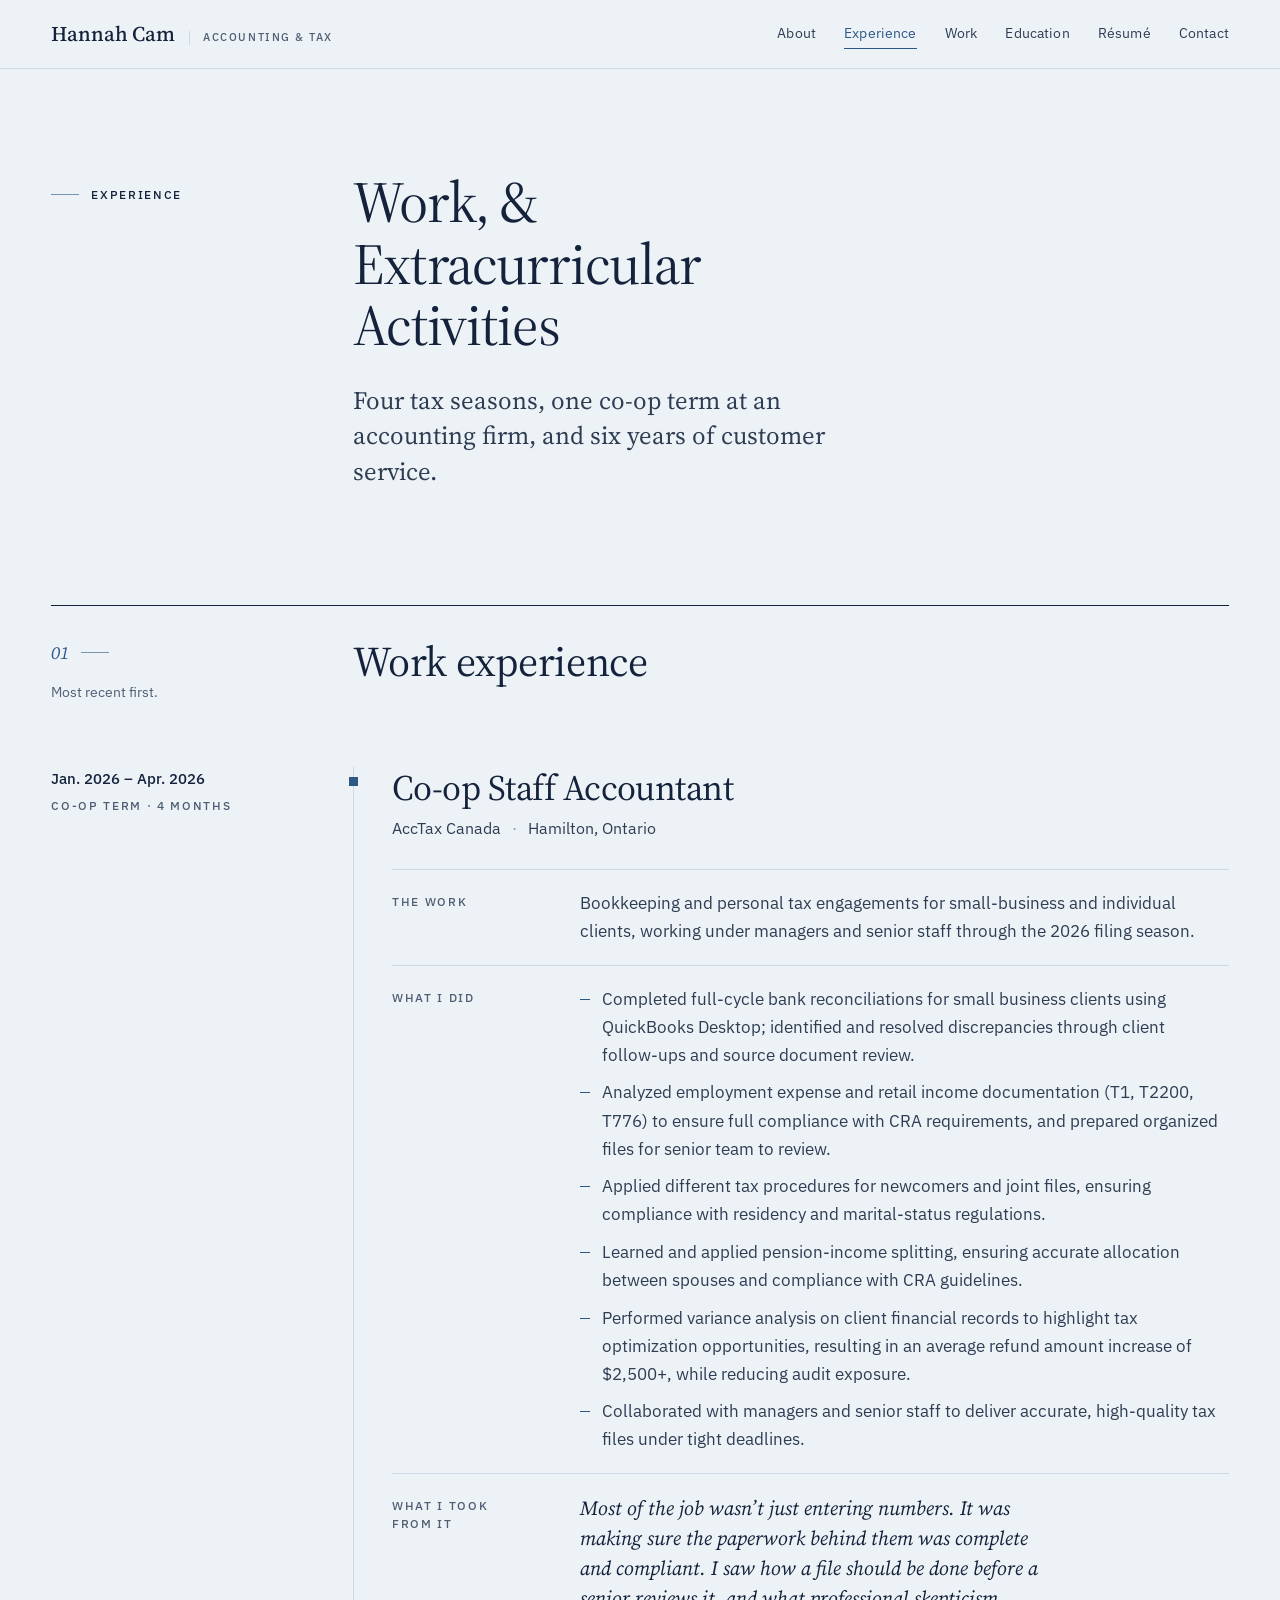
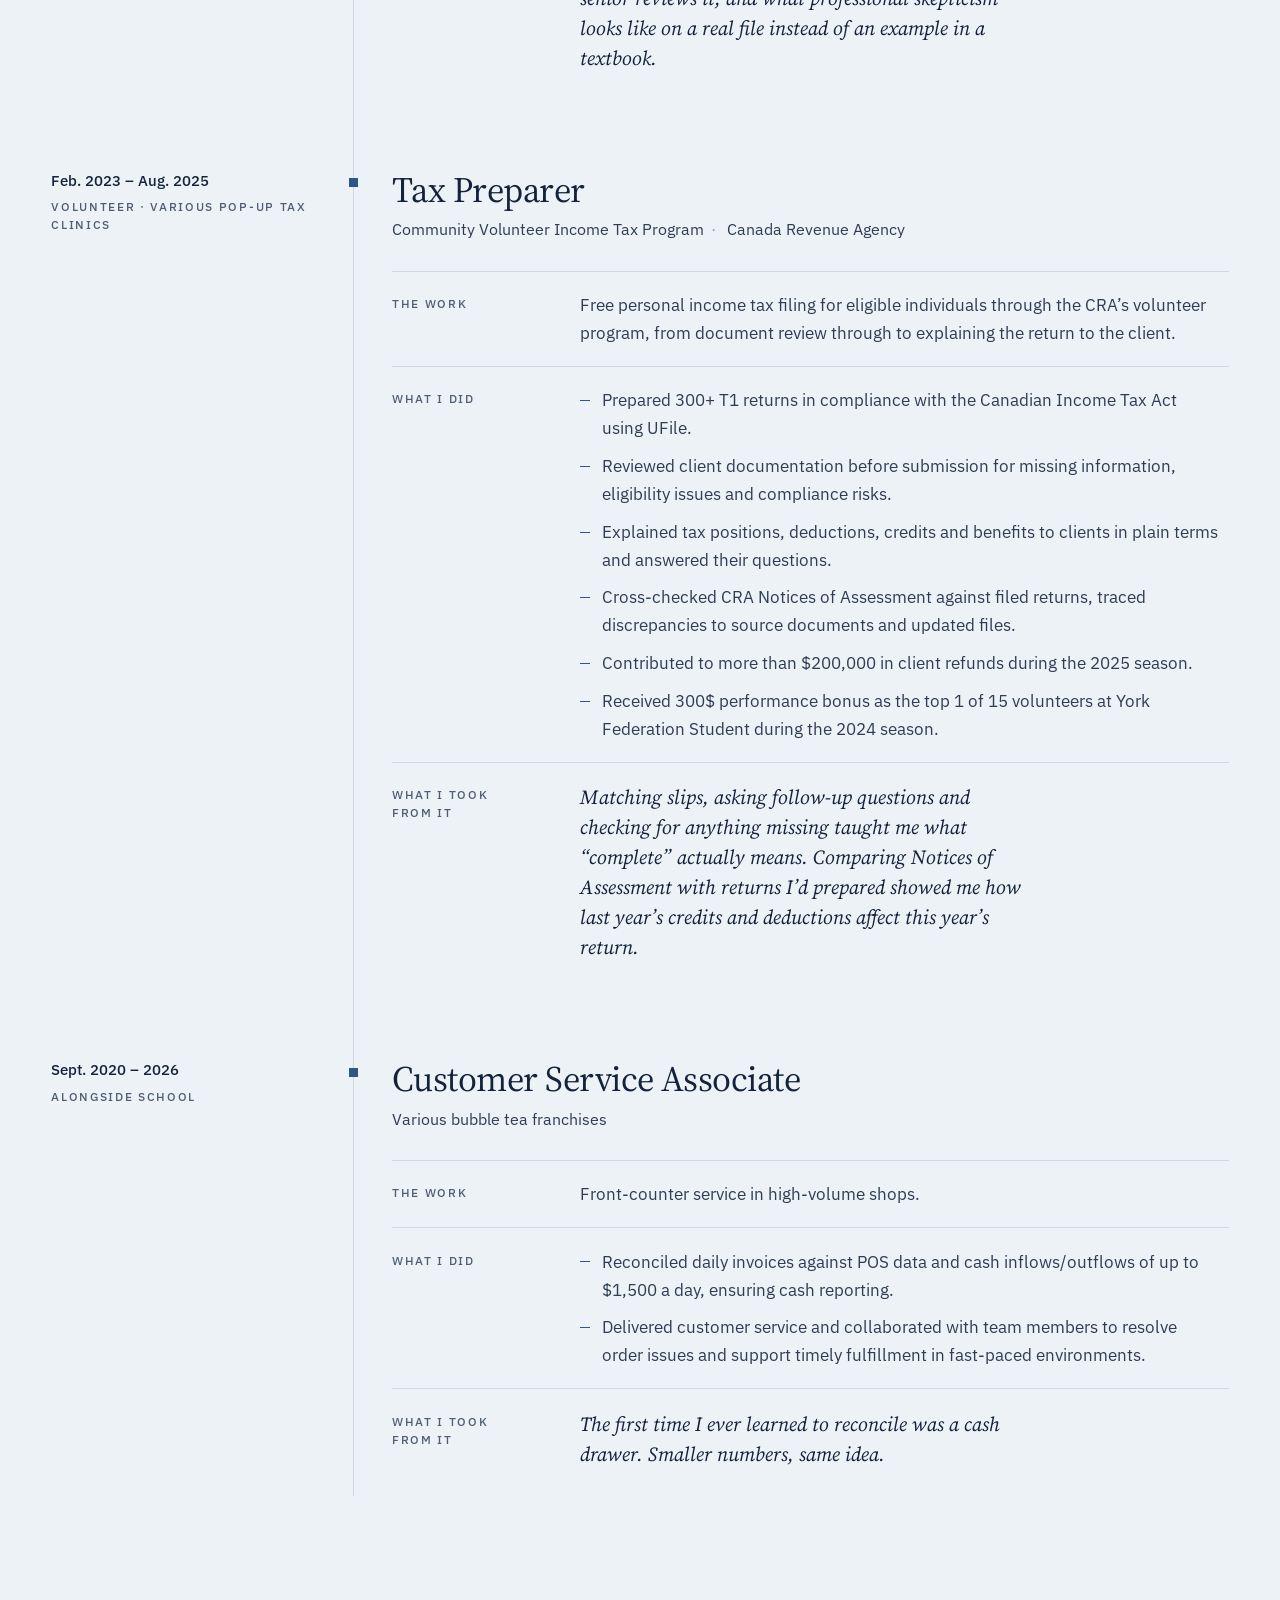
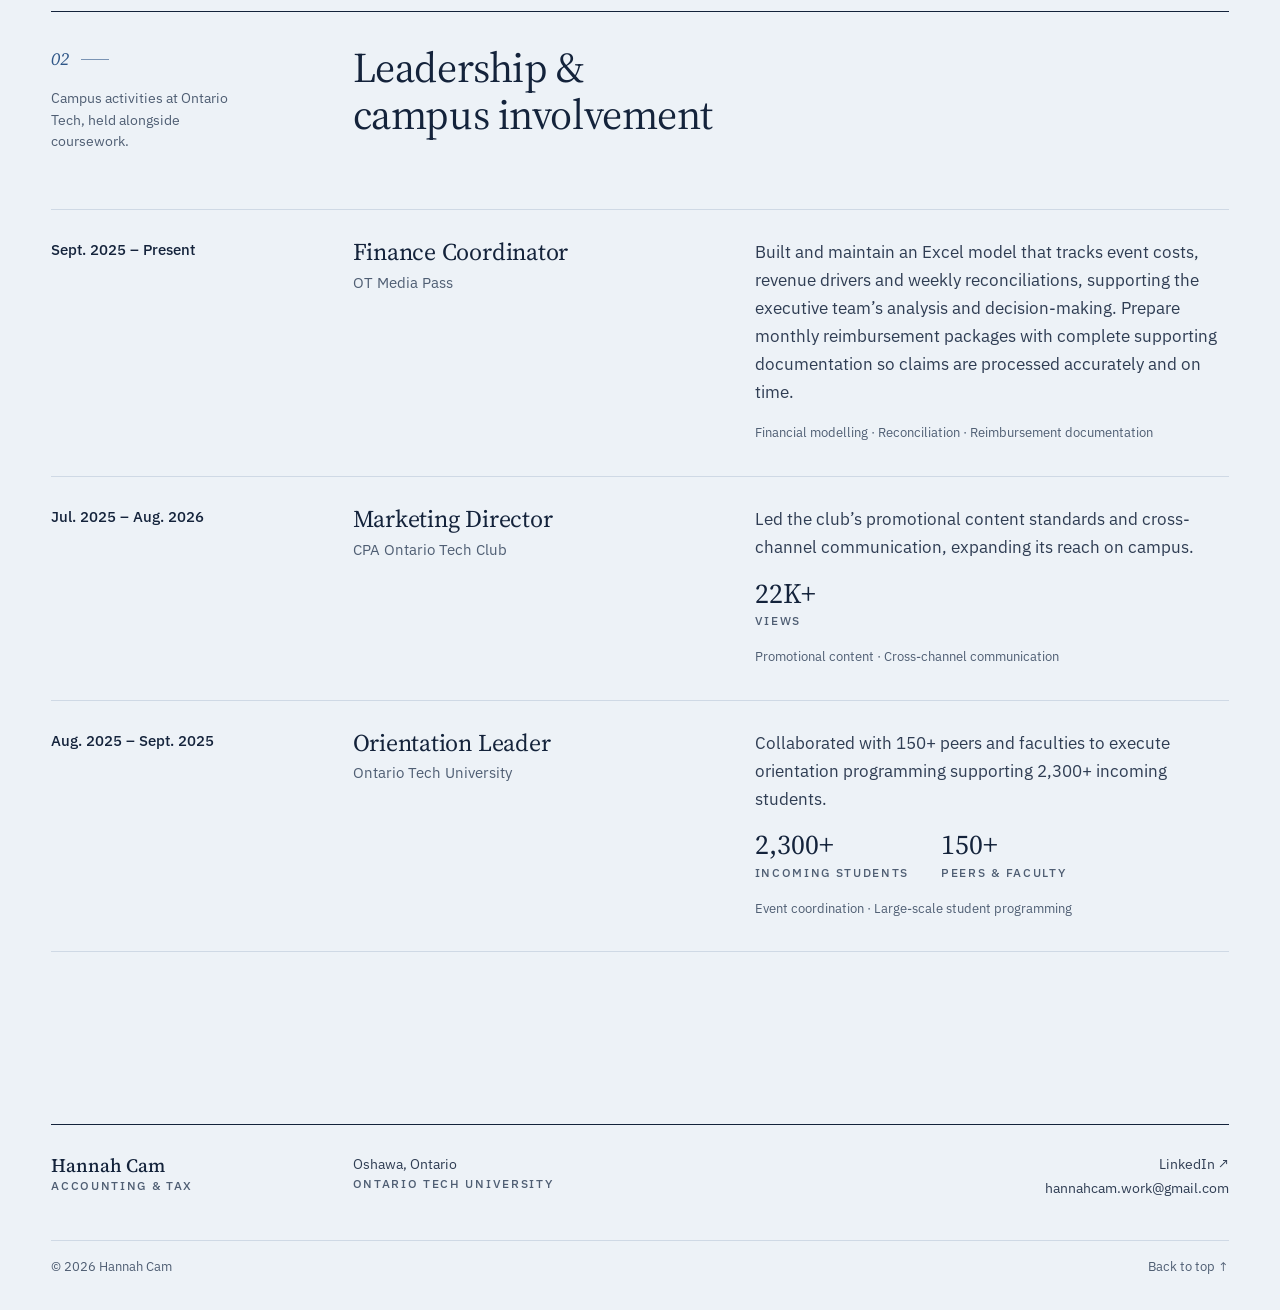
<file: experience.html>
<!doctype html>
<html lang="en-CA">
<head>
  <meta charset="utf-8">
  <meta name="viewport" content="width=device-width, initial-scale=1">
  <title>Experience — Hannah Cam</title>
  <meta name="description" content="Co-op Staff Accountant at AccTax Canada, volunteer tax preparer with the CRA’s Community Volunteer Income Tax Program, and campus leadership at Ontario Tech University.">
  <meta name="author" content="Hannah Cam">
  <meta name="theme-color" content="#edf2f7">
  <link rel="canonical" href="https://hannahcamwork-dot.github.io/experience.html">
  <meta property="og:url" content="https://hannahcamwork-dot.github.io/experience.html">
  <meta property="og:type" content="website">
  <meta property="og:site_name" content="Hannah Cam">
  <meta property="og:title" content="Experience — Hannah Cam">
  <meta property="og:description" content="Personal tax, small-business bookkeeping and reconciliation experience, plus campus leadership at Ontario Tech University.">
  <meta property="og:image" content="https://hannahcamwork-dot.github.io/assets/images/og-image.png">
  <meta property="og:locale" content="en_CA">
  <meta name="twitter:card" content="summary_large_image">
  <link rel="icon" href="assets/icons/favicon.svg" type="image/svg+xml">
  <link rel="icon" href="assets/icons/favicon-32.png" sizes="32x32" type="image/png">
  <link rel="apple-touch-icon" href="assets/icons/apple-touch-icon.png">
  <link rel="preconnect" href="https://fonts.googleapis.com">
  <link rel="preconnect" href="https://fonts.gstatic.com" crossorigin>
  <link rel="stylesheet" href="https://fonts.googleapis.com/css2?family=IBM+Plex+Sans:ital,wght@0,400;0,500;0,600;1,400&amp;family=Source+Serif+4:ital,opsz,wght@0,8..60,300..600;1,8..60,300..500&amp;display=swap">
  <link rel="stylesheet" href="css/reset.css">
  <link rel="stylesheet" href="css/variables.css">
  <link rel="stylesheet" href="css/global.css">
  <link rel="stylesheet" href="css/components.css">
  <script>document.documentElement.classList.add("js");</script>
  <script src="js/main.js" defer></script>
</head>
<body id="top">
  <a class="skip-link" href="#main">Skip to content</a>

  <header class="site-header">
    <div class="wrap site-header__inner">
      <a class="brand" href="index.html">
        <span class="brand__name">Hannah Cam</span>
        <span class="brand__tag">Accounting &amp; Tax</span>
      </a>
      <button class="nav-toggle" type="button" aria-expanded="false" aria-controls="site-nav">
        <span class="nav-toggle__label">Menu</span>
        <span class="nav-toggle__icon" aria-hidden="true"></span>
      </button>
      <nav class="site-nav" id="site-nav" aria-label="Primary">
        <ul class="site-nav__list">
          <li><a href="about.html">About</a></li>
          <li><a href="experience.html" aria-current="page">Experience</a></li>
          <li><a href="work.html">Work</a></li>
          <li><a href="education.html">Education</a></li>
          <li><a href="resume.html">Résumé</a></li>
          <li><a href="contact.html">Contact</a></li>
        </ul>
      </nav>
    </div>
  </header>

  <main id="main">

    <header class="page-head">
      <div class="wrap page-head__grid">
        <p class="index index--page load-in" style="--i: 0">Experience</p>
        <h1 class="page-head__title load-in" style="--i: 1">Work, & Extracurricular Activities</h1>
        <p class="page-head__lede load-in" style="--i: 2">Four tax seasons, one co-op term at an accounting firm, and six years of customer service.</p>
      </div>
    </header>

    <section class="section" id="professional" aria-labelledby="professional-title">
      <div class="wrap">
        <div class="section__grid">
          <div class="section__rail">
            <p class="index" aria-hidden="true"><span class="index__num">01</span></p>
            <p class="rail-note">Most recent first.</p>
          </div>
          <div class="section__body">
            <h2 class="section__title" id="professional-title">Work experience</h2>
          </div>
        </div>

        <ol class="timeline">

          <li class="entry" id="acctax" data-reveal>
            <div class="entry__aside">
              <p class="entry__date"><time datetime="2026-01">Jan. 2026</time> – <time datetime="2026-04">Apr. 2026</time></p>
              <p class="entry__tag meta">Co-op term · 4 months</p>
            </div>
            <article class="entry__body" aria-labelledby="acctax-title">
              <h3 class="entry__role" id="acctax-title">Co-op Staff Accountant</h3>
              <p class="entry__org">AccTax Canada <span class="sep">·</span> Hamilton, Ontario</p>

              <div class="entry__parts">
                <div class="entry__part">
                  <h4 class="entry__label">The work</h4>
                  <p>Bookkeeping and personal tax engagements for small-business and individual clients, working under managers and senior staff through the 2026 filing season.</p>
                </div>
                <div class="entry__part">
                  <h4 class="entry__label">What I did</h4>
                  <ul class="ticks">
                    <li>Completed full-cycle bank reconciliations for small business clients using QuickBooks Desktop; identified and resolved discrepancies through client follow-ups and source document review.</li>
                    <li>Analyzed employment expense and retail income documentation (T1, T2200, T776) to ensure full compliance with CRA requirements, and prepared organized files for senior team to review.</li>
                    <li>Applied different tax procedures for newcomers and joint files, ensuring compliance with residency and marital-status regulations.</li>
                    <li>Learned and applied pension-income splitting, ensuring accurate allocation between spouses and compliance with CRA guidelines.</li>
                    <li>Performed variance analysis on client financial records to highlight tax optimization opportunities, resulting in an average refund amount increase of $2,500+, while reducing audit exposure.</li>
                    <li>Collaborated with managers and senior staff to deliver accurate, high-quality tax files under tight deadlines.</li>
                  </ul>
                </div>
                <div class="entry__part entry__reflect">
                  <h4 class="entry__label">What I took from it</h4>
                  <p>Most of the job wasn’t just entering numbers. It was making sure the paperwork behind them was complete and compliant. I saw how a file should be done before a senior reviews it, and what professional skepticism looks like on a real file instead of an example in a textbook.</p>
                </div>
              </div>
            </article>
          </li>

          <li class="entry" id="cvitp" data-reveal>
            <div class="entry__aside">
              <p class="entry__date"><time datetime="2023-02">Feb. 2023</time> – <time datetime="2025-08">Aug. 2025</time></p>
              <p class="entry__tag meta">Volunteer · Various pop-up tax clinics</p>
            </div>
            <article class="entry__body" aria-labelledby="cvitp-title">
              <h3 class="entry__role" id="cvitp-title">Tax Preparer</h3>
              <p class="entry__org"><span class="nw">Community Volunteer Income Tax Program<span class="sep">·</span></span> <span class="nw">Canada Revenue Agency</span></p>

              <div class="entry__parts">
                <div class="entry__part">
                  <h4 class="entry__label">The work</h4>
                  <p>Free personal income tax filing for eligible individuals through the CRA’s volunteer program, from document review through to explaining the return to the client.</p>
                </div>
                <div class="entry__part">
                  <h4 class="entry__label">What I did</h4>
                  <ul class="ticks">
                    <li>Prepared 300+ T1 returns in compliance with the Canadian Income Tax Act using UFile.</li>
                    <li>Reviewed client documentation before submission for missing information, eligibility issues and compliance risks.</li>
                    <li>Explained tax positions, deductions, credits and benefits to clients in plain terms and answered their questions.</li>
                    <li>Cross-checked CRA Notices of Assessment against filed returns, traced discrepancies to source documents and updated files.</li>
                    <li>Contributed to more than $200,000 in client refunds during the 2025 season.</li>
                    <li>Received 300$ performance bonus as the top 1 of 15 volunteers at York Federation Student during the 2024 season.</li>
                  </ul>
                </div>
                <div class="entry__part entry__reflect">
                  <h4 class="entry__label">What I took from it</h4>
                  <p>Matching slips, asking follow-up questions and checking for anything missing taught me what “complete” actually means. Comparing Notices of Assessment with returns I’d prepared showed me how last year’s credits and deductions affect this year’s return.</p>
                </div>
              </div>
            </article>
          </li>

          <li class="entry" id="service" data-reveal>
            <div class="entry__aside">
              <p class="entry__date"><time datetime="2020-09">Sept. 2020</time> – <time datetime="2026">2026</time></p>
              <p class="entry__tag meta">Alongside school</p>
            </div>
            <article class="entry__body" aria-labelledby="service-title">
              <h3 class="entry__role" id="service-title">Customer Service Associate</h3>
              <p class="entry__org">Various bubble tea franchises</p>

              <div class="entry__parts">
                <div class="entry__part">
                  <h4 class="entry__label">The work</h4>
                  <p>Front-counter service in high-volume shops.</p>
                </div>
                <div class="entry__part">
                  <h4 class="entry__label">What I did</h4>
                  <ul class="ticks">
                    <li>Reconciled daily invoices against POS data and cash inflows/outflows of up to $1,500 a day, ensuring cash reporting.</li>
                    <li>Delivered customer service and collaborated with team members to resolve order issues and support timely fulfillment in fast-paced environments.</li>
                  </ul>
                </div>
                <div class="entry__part entry__reflect">
                  <h4 class="entry__label">What I took from it</h4>
                  <p>The first time I ever learned to reconcile was a cash drawer. Smaller numbers, same idea.</p>
                </div>
              </div>
            </article>
          </li>

        </ol>
      </div>
    </section>

    <section class="section" id="leadership" aria-labelledby="leadership-title">
      <div class="wrap">
        <div class="section__grid" data-reveal>
          <div class="section__rail">
            <p class="index" aria-hidden="true"><span class="index__num">02</span></p>
            <p class="rail-note">Campus activities at Ontario Tech, held alongside coursework.</p>
          </div>
          <div class="section__body">
            <h2 class="section__title" id="leadership-title">Leadership &amp; campus involvement</h2>
          </div>
        </div>

        <ol class="roles">
          <li class="role" data-reveal>
            <p class="role__date"><time datetime="2025-09">Sept. 2025</time> – Present</p>
            <div class="role__main">
              <h3 class="role__title">Finance Coordinator</h3>
              <p class="role__org">OT Media Pass</p>
            </div>
            <div class="role__text">
              <p>Built and maintain an Excel model that tracks event costs, revenue drivers and weekly reconciliations, supporting the executive team’s analysis and decision-making. Prepare monthly reimbursement packages with complete supporting documentation so claims are processed accurately and on time.</p>
              <p class="role__tags">Financial modelling · Reconciliation · Reimbursement documentation</p>
            </div>
          </li>
          <li class="role" data-reveal>
            <p class="role__date"><time datetime="2025-07">Jul. 2025</time> – <time datetime="2026-08">Aug. 2026</time></p>
            <div class="role__main">
              <h3 class="role__title">Marketing Director</h3>
              <p class="role__org">CPA Ontario Tech Club</p>
            </div>
            <div class="role__text">
              <p>Led the club’s promotional content standards and cross-channel communication, expanding its reach on campus.</p>
              <div class="role__figures">
                <p class="role__figure"><b>22K+</b><span class="meta">Views</span></p>
              </div>
              <p class="role__tags">Promotional content · Cross-channel communication</p>
            </div>
          </li>
          <li class="role" data-reveal>
            <p class="role__date"><time datetime="2025-08">Aug. 2025</time> – <time datetime="2025-09">Sept. 2025</time></p>
            <div class="role__main">
              <h3 class="role__title">Orientation Leader</h3>
              <p class="role__org">Ontario Tech University</p>
            </div>
            <div class="role__text">
              <p>Collaborated with 150+ peers and faculties to execute orientation programming supporting 2,300+ incoming students.</p>
              <div class="role__figures">
                <p class="role__figure"><b>2,300+</b><span class="meta">Incoming students</span></p>
                <p class="role__figure"><b>150+</b><span class="meta">Peers &amp; faculty</span></p>
              </div>
              <p class="role__tags">Event coordination · Large-scale student programming</p>
            </div>
          </li>
        </ol>
      </div>
    </section>

  </main>

  <footer class="site-footer">
    <div class="wrap">
      <div class="site-footer__grid">
        <div class="site-footer__id">
          <p class="site-footer__name">Hannah Cam</p>
          <p class="meta">Accounting &amp; Tax</p>
        </div>
        <div class="site-footer__place">
          <p>Oshawa, Ontario</p>
          <p class="meta">Ontario Tech University</p>
        </div>
        <ul class="site-footer__links">
          <li><a href="https://www.linkedin.com/in/hannahcam/" target="_blank" rel="me noopener">LinkedIn <span aria-hidden="true">↗</span><span class="visually-hidden"> (opens in a new tab)</span></a></li>
          <li><a href="mailto:hannahcam.work@gmail.com">hannahcam.work@gmail.com</a></li>
        </ul>
      </div>
      <div class="site-footer__base">
        <p>© 2026 Hannah Cam</p>
        <a href="#top">Back to top <span aria-hidden="true">↑</span></a>
      </div>
    </div>
  </footer>
</body>
</html>
</file>
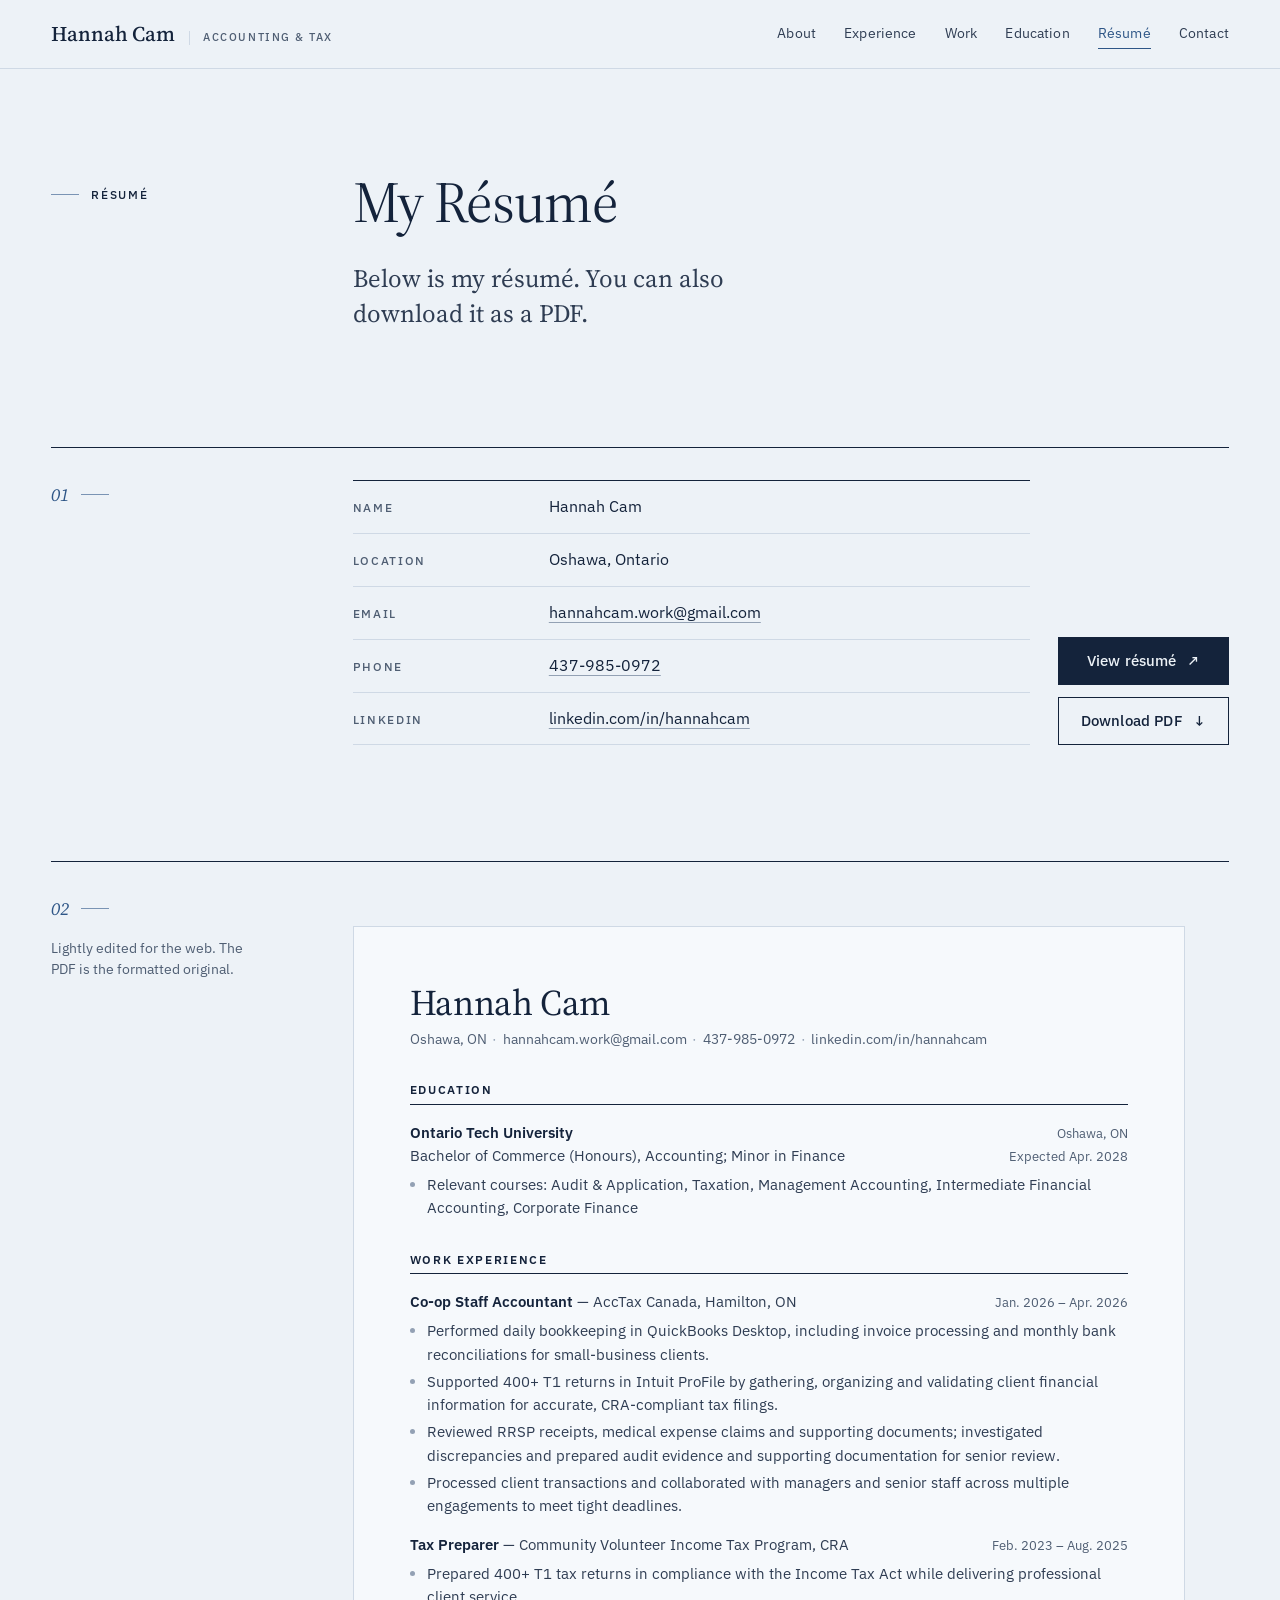
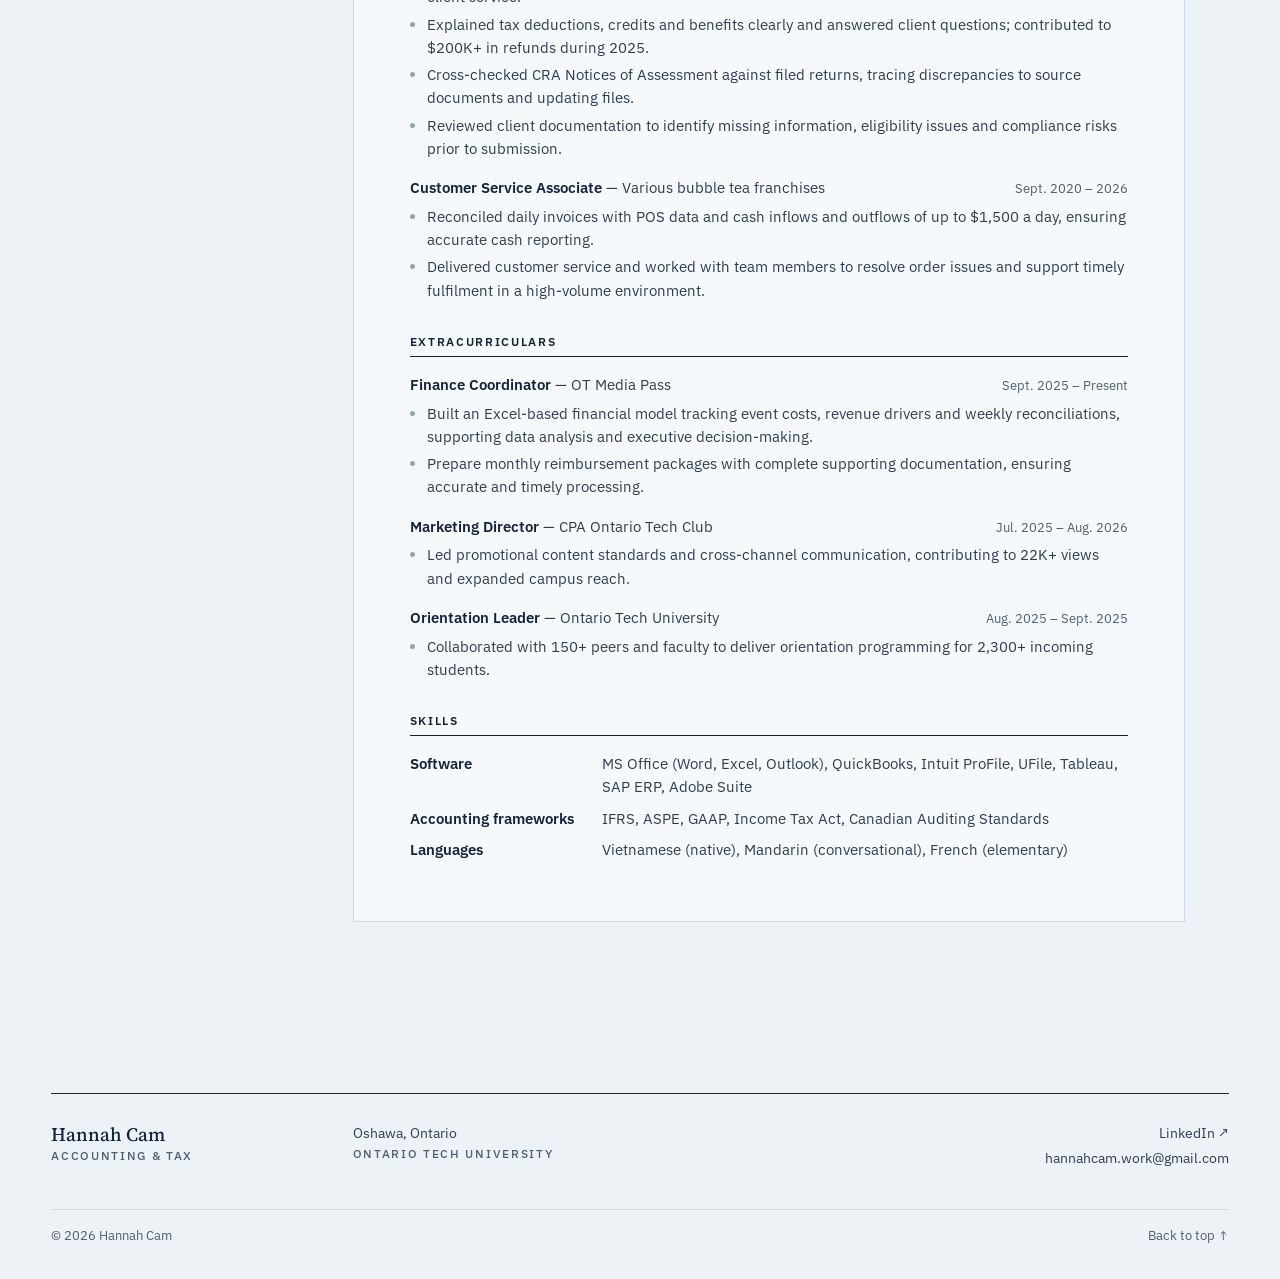
<file: resume.html>
<!doctype html>
<html lang="en-CA">
<head>
  <meta charset="utf-8">
  <meta name="viewport" content="width=device-width, initial-scale=1">
  <title>Résumé — Hannah Cam</title>
  <meta name="description" content="Résumé of Hannah Cam, accounting student at Ontario Tech University. View online or download the PDF.">
  <meta name="author" content="Hannah Cam">
  <meta name="theme-color" content="#edf2f7">
  <link rel="canonical" href="https://hannahcamwork-dot.github.io/resume.html">
  <meta property="og:url" content="https://hannahcamwork-dot.github.io/resume.html">
  <meta property="og:type" content="website">
  <meta property="og:site_name" content="Hannah Cam">
  <meta property="og:title" content="Résumé — Hannah Cam">
  <meta property="og:description" content="Education, experience, leadership and skills on one page.">
  <meta property="og:image" content="https://hannahcamwork-dot.github.io/assets/images/og-image.png">
  <meta property="og:locale" content="en_CA">
  <meta name="twitter:card" content="summary_large_image">
  <link rel="icon" href="assets/icons/favicon.svg" type="image/svg+xml">
  <link rel="icon" href="assets/icons/favicon-32.png" sizes="32x32" type="image/png">
  <link rel="apple-touch-icon" href="assets/icons/apple-touch-icon.png">
  <link rel="preconnect" href="https://fonts.googleapis.com">
  <link rel="preconnect" href="https://fonts.gstatic.com" crossorigin>
  <link rel="stylesheet" href="https://fonts.googleapis.com/css2?family=IBM+Plex+Sans:ital,wght@0,400;0,500;0,600;1,400&amp;family=Source+Serif+4:ital,opsz,wght@0,8..60,300..600;1,8..60,300..500&amp;display=swap">
  <link rel="stylesheet" href="css/reset.css">
  <link rel="stylesheet" href="css/variables.css">
  <link rel="stylesheet" href="css/global.css">
  <link rel="stylesheet" href="css/components.css">
  <script>document.documentElement.classList.add("js");</script>
  <script src="js/main.js" defer></script>
</head>
<body id="top">
  <a class="skip-link" href="#main">Skip to content</a>

  <header class="site-header">
    <div class="wrap site-header__inner">
      <a class="brand" href="index.html">
        <span class="brand__name">Hannah Cam</span>
        <span class="brand__tag">Accounting &amp; Tax</span>
      </a>
      <button class="nav-toggle" type="button" aria-expanded="false" aria-controls="site-nav">
        <span class="nav-toggle__label">Menu</span>
        <span class="nav-toggle__icon" aria-hidden="true"></span>
      </button>
      <nav class="site-nav" id="site-nav" aria-label="Primary">
        <ul class="site-nav__list">
          <li><a href="about.html">About</a></li>
          <li><a href="experience.html">Experience</a></li>
          <li><a href="work.html">Work</a></li>
          <li><a href="education.html">Education</a></li>
          <li><a href="resume.html" aria-current="page">Résumé</a></li>
          <li><a href="contact.html">Contact</a></li>
        </ul>
      </nav>
    </div>
  </header>

  <main id="main">

    <header class="page-head no-print">
      <div class="wrap page-head__grid">
        <p class="index index--page load-in" style="--i: 0">Résumé</p>
        <h1 class="page-head__title load-in" style="--i: 1">My Résumé</h1>
        <p class="page-head__lede load-in" style="--i: 2">Below is my résumé. You can also download it as a PDF.</p>
      </div>
    </header>

    <section class="section no-print" id="details" aria-labelledby="details-title">
      <div class="wrap">
        <div class="section__grid">
          <div class="section__rail">
            <p class="index" aria-hidden="true"><span class="index__num">01</span></p>
          </div>
          <div class="section__body">
            <h2 class="visually-hidden" id="details-title">Contact details and downloads</h2>
            <div class="resume-grid">
              <dl class="record record--compact">
                <div class="record__row"><dt class="meta">Name</dt><dd>Hannah Cam</dd></div>
                <div class="record__row"><dt class="meta">Location</dt><dd>Oshawa, Ontario</dd></div>
                <div class="record__row"><dt class="meta">Email</dt><dd><a href="mailto:hannahcam.work@gmail.com">hannahcam.work@gmail.com</a></dd></div>
                <div class="record__row"><dt class="meta">Phone</dt><dd><a href="tel:+14379850972">437-985-0972</a></dd></div>
                <div class="record__row"><dt class="meta">LinkedIn</dt><dd><a href="https://www.linkedin.com/in/hannahcam/" target="_blank" rel="me noopener">linkedin.com/in/hannahcam<span class="visually-hidden"> (opens in a new tab)</span></a></dd></div>
              </dl>
              <div class="actions">
                <a class="btn btn--solid" href="assets/documents/Hannah-Cam-Resume.pdf" target="_blank" rel="noopener">View résumé <span class="btn__icon btn__icon--right" aria-hidden="true">↗</span><span class="visually-hidden"> (PDF, opens in a new tab)</span></a>
                <a class="btn btn--line" href="assets/documents/Hannah-Cam-Resume.pdf" download>Download PDF <span class="btn__icon btn__icon--down" aria-hidden="true">↓</span></a>
              </div>
            </div>
          </div>
        </div>
      </div>
    </section>

    <section class="section" id="text-version" aria-labelledby="text-title">
      <div class="wrap">
        <div class="section__grid">
          <div class="section__rail no-print">
            <p class="index" aria-hidden="true"><span class="index__num">02</span></p>
            <p class="rail-note">Lightly edited for the web. The PDF is the formatted original.</p>
          </div>
          <div class="section__body">
            <h2 class="visually-hidden" id="text-title">Résumé, text version</h2>
            <article class="sheet" aria-label="Résumé of Hannah Cam">
              <p class="sheet__name">Hannah Cam</p>
              <p class="sheet__contact">Oshawa, ON<span class="sep">·</span>hannahcam.work@gmail.com<span class="sep">·</span>437-985-0972<span class="sep">·</span>linkedin.com/in/hannahcam</p>

              <h3>Education</h3>
              <div class="sheet__item">
                <div class="sheet__line"><span class="sheet__role">Ontario Tech University</span><span class="sheet__date">Oshawa, ON</span></div>
                <div class="sheet__line"><span class="sheet__org">Bachelor of Commerce (Honours), Accounting; Minor in Finance</span><span class="sheet__date">Expected Apr. 2028</span></div>
                <ul>
                  <li>Relevant courses: Audit &amp; Application, Taxation, Management Accounting, Intermediate Financial Accounting, Corporate Finance</li>
                </ul>
              </div>

              <h3>Work experience</h3>
              <div class="sheet__item">
                <div class="sheet__line"><span><span class="sheet__role">Co-op Staff Accountant</span> <span class="sheet__org">— AccTax Canada, Hamilton, ON</span></span><span class="sheet__date">Jan. 2026 – Apr. 2026</span></div>
                <ul>
                  <li>Performed daily bookkeeping in QuickBooks Desktop, including invoice processing and monthly bank reconciliations for small-business clients.</li>
                  <li>Supported 400+ T1 returns in Intuit ProFile by gathering, organizing and validating client financial information for accurate, CRA-compliant tax filings.</li>
                  <li>Reviewed RRSP receipts, medical expense claims and supporting documents; investigated discrepancies and prepared audit evidence and supporting documentation for senior review.</li>
                  <li>Processed client transactions and collaborated with managers and senior staff across multiple engagements to meet tight deadlines.</li>
                </ul>
              </div>
              <div class="sheet__item">
                <div class="sheet__line"><span><span class="sheet__role">Tax Preparer</span> <span class="sheet__org">— Community Volunteer Income Tax Program, CRA</span></span><span class="sheet__date">Feb. 2023 – Aug. 2025</span></div>
                <ul>
                  <li>Prepared 400+ T1 tax returns in compliance with the Income Tax Act while delivering professional client service.</li>
                  <li>Explained tax deductions, credits and benefits clearly and answered client questions; contributed to $200K+ in refunds during 2025.</li>
                  <li>Cross-checked CRA Notices of Assessment against filed returns, tracing discrepancies to source documents and updating files.</li>
                  <li>Reviewed client documentation to identify missing information, eligibility issues and compliance risks prior to submission.</li>
                </ul>
              </div>
              <div class="sheet__item">
                <div class="sheet__line"><span><span class="sheet__role">Customer Service Associate</span> <span class="sheet__org">— Various bubble tea franchises</span></span><span class="sheet__date">Sept. 2020 – 2026</span></div>
                <ul>
                  <li>Reconciled daily invoices with POS data and cash inflows and outflows of up to $1,500 a day, ensuring accurate cash reporting.</li>
                  <li>Delivered customer service and worked with team members to resolve order issues and support timely fulfilment in a high-volume environment.</li>
                </ul>
              </div>

              <h3>Extracurriculars</h3>
              <div class="sheet__item">
                <div class="sheet__line"><span><span class="sheet__role">Finance Coordinator</span> <span class="sheet__org">— OT Media Pass</span></span><span class="sheet__date">Sept. 2025 – Present</span></div>
                <ul>
                  <li>Built an Excel-based financial model tracking event costs, revenue drivers and weekly reconciliations, supporting data analysis and executive decision-making.</li>
                  <li>Prepare monthly reimbursement packages with complete supporting documentation, ensuring accurate and timely processing.</li>
                </ul>
              </div>
              <div class="sheet__item">
                <div class="sheet__line"><span><span class="sheet__role">Marketing Director</span> <span class="sheet__org">— CPA Ontario Tech Club</span></span><span class="sheet__date">Jul. 2025 – Aug. 2026</span></div>
                <ul>
                  <li>Led promotional content standards and cross-channel communication, contributing to 22K+ views and expanded campus reach.</li>
                </ul>
              </div>
              <div class="sheet__item">
                <div class="sheet__line"><span><span class="sheet__role">Orientation Leader</span> <span class="sheet__org">— Ontario Tech University</span></span><span class="sheet__date">Aug. 2025 – Sept. 2025</span></div>
                <ul>
                  <li>Collaborated with 150+ peers and faculty to deliver orientation programming for 2,300+ incoming students.</li>
                </ul>
              </div>

              <h3>Skills</h3>
              <dl class="sheet__skills">
                <div><dt>Software</dt><dd>MS Office (Word, Excel, Outlook), QuickBooks, Intuit ProFile, UFile, Tableau, SAP ERP, Adobe Suite</dd></div>
                <div><dt>Accounting frameworks</dt><dd>IFRS, ASPE, GAAP, Income Tax Act, Canadian Auditing Standards</dd></div>
                <div><dt>Languages</dt><dd>Vietnamese (native), Mandarin (conversational), French (elementary)</dd></div>
              </dl>
            </article>
          </div>
        </div>
      </div>
    </section>

  </main>

  <footer class="site-footer">
    <div class="wrap">
      <div class="site-footer__grid">
        <div class="site-footer__id">
          <p class="site-footer__name">Hannah Cam</p>
          <p class="meta">Accounting &amp; Tax</p>
        </div>
        <div class="site-footer__place">
          <p>Oshawa, Ontario</p>
          <p class="meta">Ontario Tech University</p>
        </div>
        <ul class="site-footer__links">
          <li><a href="https://www.linkedin.com/in/hannahcam/" target="_blank" rel="me noopener">LinkedIn <span aria-hidden="true">↗</span><span class="visually-hidden"> (opens in a new tab)</span></a></li>
          <li><a href="mailto:hannahcam.work@gmail.com">hannahcam.work@gmail.com</a></li>
        </ul>
      </div>
      <div class="site-footer__base">
        <p>© 2026 Hannah Cam</p>
        <a href="#top">Back to top <span aria-hidden="true">↑</span></a>
      </div>
    </div>
  </footer>
</body>
</html>
</file>
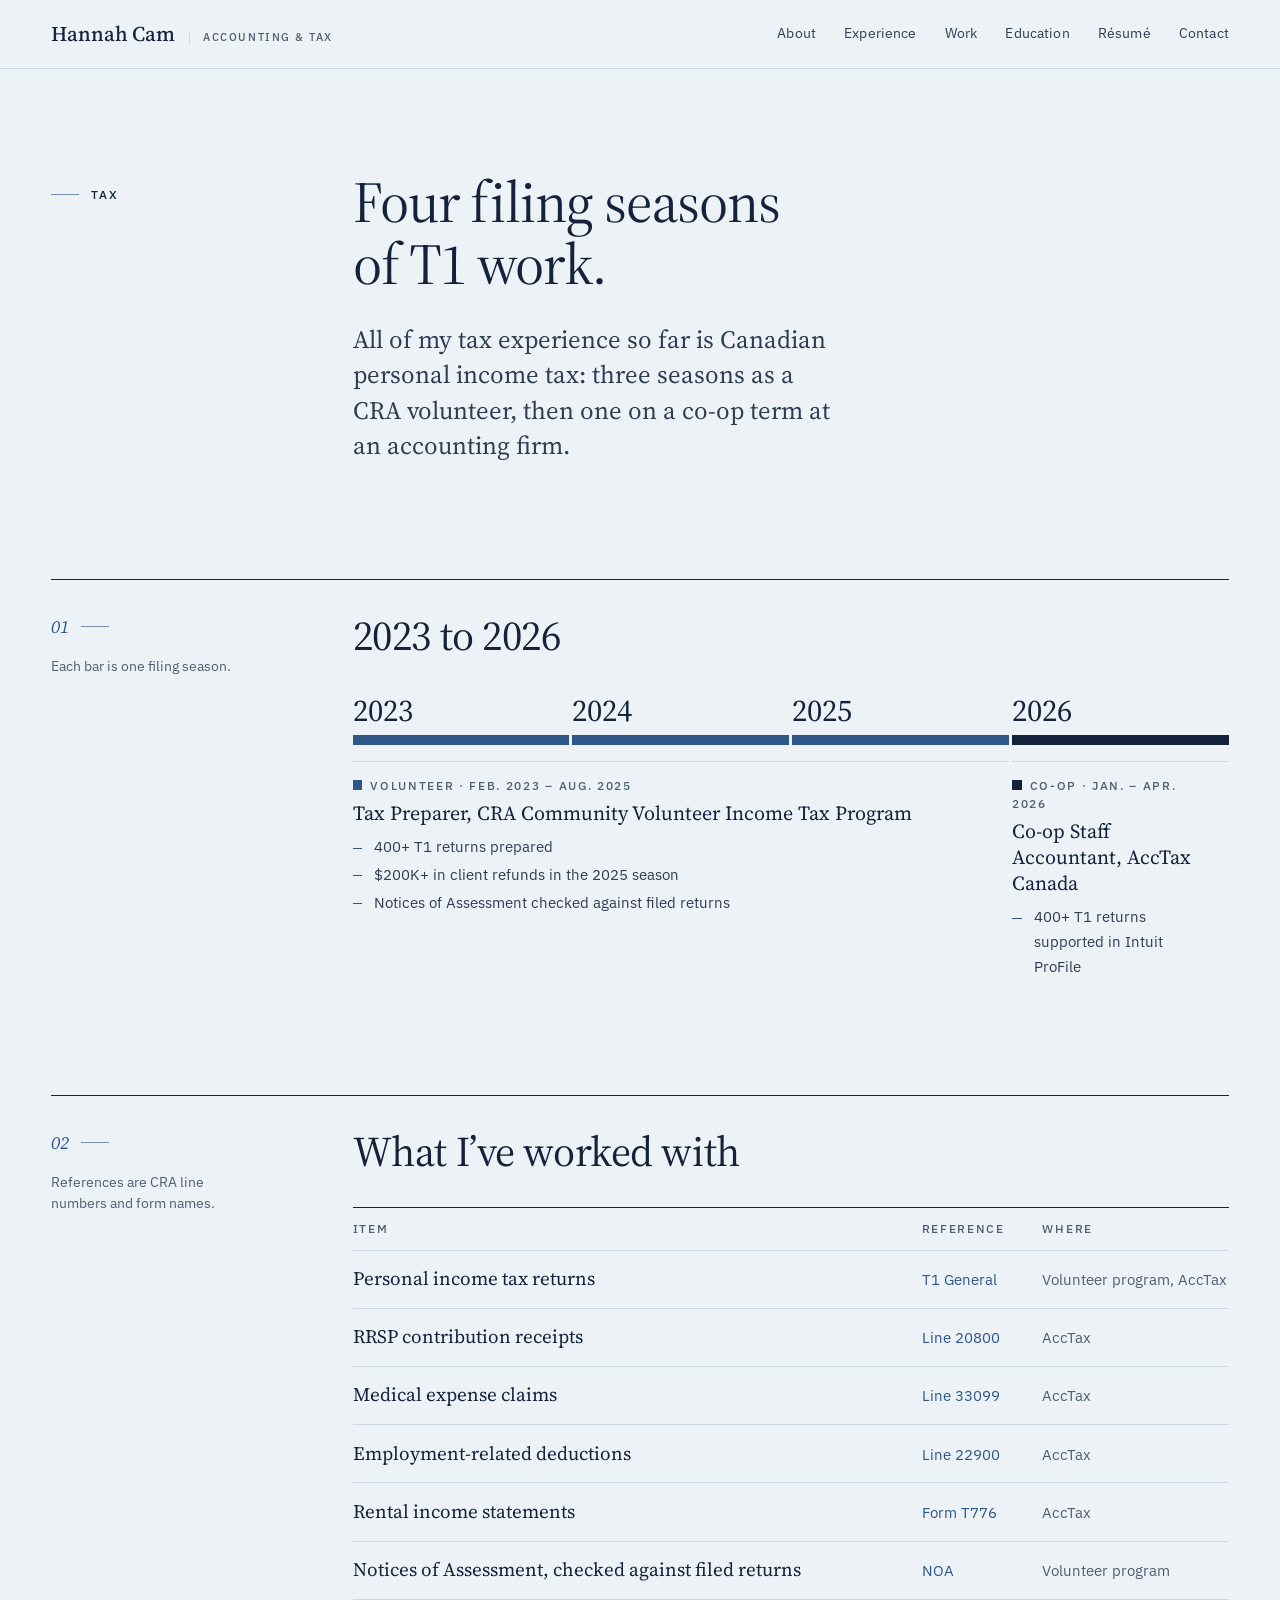
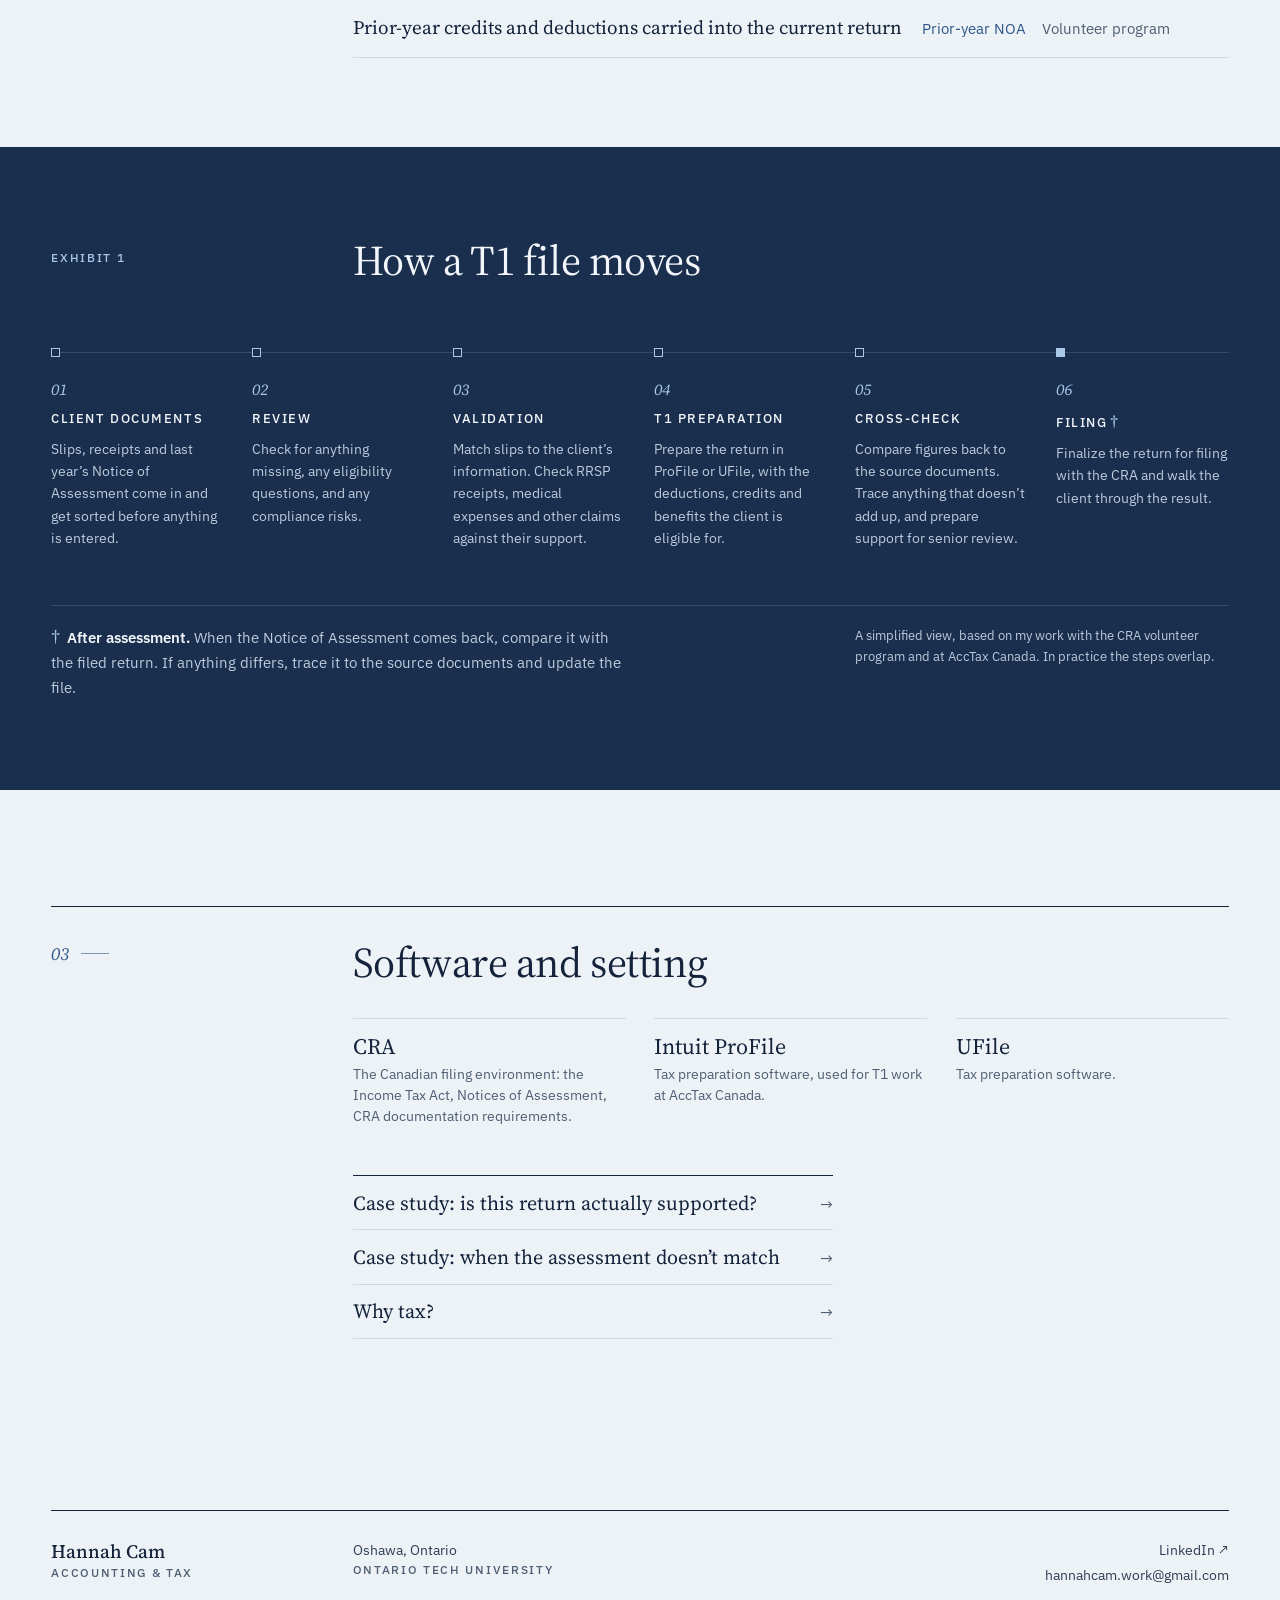
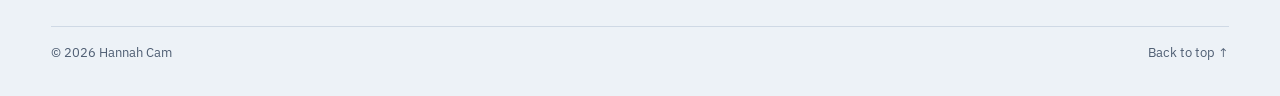
<file: tax.html>
<!doctype html>
<html lang="en-CA">
<head>
  <meta charset="utf-8">
  <meta name="viewport" content="width=device-width, initial-scale=1">
  <title>Tax — Hannah Cam</title>
  <meta name="description" content="Canadian personal income tax experience across four filing seasons: 400+ T1 returns prepared as a CRA volunteer and 400+ supported on a co-op term at AccTax Canada.">
  <meta name="author" content="Hannah Cam">
  <meta name="theme-color" content="#edf2f7">
  <link rel="canonical" href="https://hannahcamwork-dot.github.io/tax.html">
  <meta property="og:url" content="https://hannahcamwork-dot.github.io/tax.html">
  <meta property="og:type" content="website">
  <meta property="og:site_name" content="Hannah Cam">
  <meta property="og:title" content="Tax — Hannah Cam">
  <meta property="og:description" content="Four filing seasons of Canadian personal tax: what I’ve worked on and how a T1 file moves.">
  <meta property="og:image" content="https://hannahcamwork-dot.github.io/assets/images/og-image.png">
  <meta property="og:locale" content="en_CA">
  <meta name="twitter:card" content="summary_large_image">
  <link rel="icon" href="assets/icons/favicon.svg" type="image/svg+xml">
  <link rel="icon" href="assets/icons/favicon-32.png" sizes="32x32" type="image/png">
  <link rel="apple-touch-icon" href="assets/icons/apple-touch-icon.png">
  <link rel="preconnect" href="https://fonts.googleapis.com">
  <link rel="preconnect" href="https://fonts.gstatic.com" crossorigin>
  <link rel="stylesheet" href="https://fonts.googleapis.com/css2?family=IBM+Plex+Sans:ital,wght@0,400;0,500;0,600;1,400&amp;family=Source+Serif+4:ital,opsz,wght@0,8..60,300..600;1,8..60,300..500&amp;display=swap">
  <link rel="stylesheet" href="css/reset.css">
  <link rel="stylesheet" href="css/variables.css">
  <link rel="stylesheet" href="css/global.css">
  <link rel="stylesheet" href="css/components.css">
  <script>document.documentElement.classList.add("js");</script>
  <script src="js/main.js" defer></script>
</head>
<body id="top">
  <a class="skip-link" href="#main">Skip to content</a>

  <header class="site-header">
    <div class="wrap site-header__inner">
      <a class="brand" href="index.html">
        <span class="brand__name">Hannah Cam</span>
        <span class="brand__tag">Accounting &amp; Tax</span>
      </a>
      <button class="nav-toggle" type="button" aria-expanded="false" aria-controls="site-nav">
        <span class="nav-toggle__label">Menu</span>
        <span class="nav-toggle__icon" aria-hidden="true"></span>
      </button>
      <nav class="site-nav" id="site-nav" aria-label="Primary">
        <ul class="site-nav__list">
          <li><a href="about.html">About</a></li>
          <li><a href="experience.html">Experience</a></li>
          <li><a href="work.html">Work</a></li>
          <li><a href="education.html">Education</a></li>
          <li><a href="resume.html">Résumé</a></li>
          <li><a href="contact.html">Contact</a></li>
        </ul>
      </nav>
    </div>
  </header>

  <main id="main">

    <header class="page-head">
      <div class="wrap page-head__grid">
        <p class="index index--page load-in" style="--i: 0">Tax</p>
        <h1 class="page-head__title load-in" style="--i: 1">Four filing seasons of T1 work.</h1>
        <p class="page-head__lede load-in" style="--i: 2">All of my tax experience so far is Canadian personal income tax: three seasons as a CRA volunteer, then one on a co-op term at an accounting firm.</p>
      </div>
    </header>

    <section class="section" id="seasons" aria-labelledby="seasons-title">
      <div class="wrap">
        <div class="section__grid" data-reveal>
          <div class="section__rail">
            <p class="index" aria-hidden="true"><span class="index__num">01</span></p>
            <p class="rail-note">Each bar is one filing season.</p>
          </div>
          <div class="section__body">
            <h2 class="section__title" id="seasons-title">2023 to 2026</h2>
            <div class="seasons">
              <span class="seasons__year">2023</span>
              <span class="seasons__year">2024</span>
              <span class="seasons__year">2025</span>
              <span class="seasons__year">2026</span>
              <span class="seasons__bar" aria-hidden="true"></span>
              <span class="seasons__bar" aria-hidden="true"></span>
              <span class="seasons__bar" aria-hidden="true"></span>
              <span class="seasons__bar seasons__bar--coop" aria-hidden="true"></span>
              <div class="seasons__span seasons__span--volunteer">
                <p class="meta"><span class="seasons__key" aria-hidden="true"></span>Volunteer · Feb. 2023 – Aug. 2025</p>
                <p class="seasons__role">Tax Preparer, CRA Community Volunteer Income Tax Program</p>
                <ul class="seasons__facts ticks">
                  <li>400+ T1 returns prepared</li>
                  <li>$200K+ in client refunds in the 2025 season</li>
                  <li>Notices of Assessment checked against filed returns</li>
                </ul>
              </div>
              <div class="seasons__span seasons__span--coop">
                <p class="meta"><span class="seasons__key seasons__key--coop" aria-hidden="true"></span>Co-op · Jan. – Apr. 2026</p>
                <p class="seasons__role">Co-op Staff Accountant, AccTax Canada</p>
                <ul class="seasons__facts ticks">
                  <li>400+ T1 returns supported in Intuit ProFile</li>
                </ul>
              </div>
            </div>
          </div>
        </div>
      </div>
    </section>

    <section class="section" id="items" aria-labelledby="items-title">
      <div class="wrap">
        <div class="section__grid" data-reveal>
          <div class="section__rail">
            <p class="index" aria-hidden="true"><span class="index__num">02</span></p>
            <p class="rail-note">References are CRA line numbers and form names.</p>
          </div>
          <div class="section__body">
            <h2 class="section__title" id="items-title">What I’ve worked with</h2>
            <table class="lines">
              <caption class="visually-hidden">Tax items I have worked with, the CRA reference, and where</caption>
              <thead>
                <tr>
                  <th scope="col">Item</th>
                  <th scope="col">Reference</th>
                  <th scope="col">Where</th>
                </tr>
              </thead>
              <tbody>
                <tr>
                  <th scope="row">Personal income tax returns</th>
                  <td class="lines__ref">T1 General</td>
                  <td>Volunteer program, AccTax</td>
                </tr>
                <tr>
                  <th scope="row">RRSP contribution receipts</th>
                  <td class="lines__ref">Line 20800</td>
                  <td>AccTax</td>
                </tr>
                <tr>
                  <th scope="row">Medical expense claims</th>
                  <td class="lines__ref">Line 33099</td>
                  <td>AccTax</td>
                </tr>
                <tr>
                  <th scope="row">Employment-related deductions</th>
                  <td class="lines__ref">Line 22900</td>
                  <td>AccTax</td>
                </tr>
                <tr>
                  <th scope="row">Rental income statements</th>
                  <td class="lines__ref">Form T776</td>
                  <td>AccTax</td>
                </tr>
                <tr>
                  <th scope="row">Notices of Assessment, checked against filed returns</th>
                  <td class="lines__ref">NOA</td>
                  <td>Volunteer program</td>
                </tr>
                <tr>
                  <th scope="row">Prior-year credits and deductions carried into the current return</th>
                  <td class="lines__ref">Prior-year NOA</td>
                  <td>Volunteer program</td>
                </tr>
              </tbody>
            </table>
          </div>
        </div>
      </div>

      <section class="exhibit" aria-labelledby="flow-title">
        <div class="wrap">
          <div class="exhibit__head">
            <p class="exhibit__label meta">Exhibit 1</p>
            <h2 class="exhibit__title" id="flow-title">How a T1 file moves</h2>
          </div>

          <ol class="flow" data-reveal>
            <li class="flow__step">
              <span class="flow__num" aria-hidden="true">01</span>
              <h3 class="flow__title">Client documents</h3>
              <p class="flow__text">Slips, receipts and last year’s Notice of Assessment come in and get sorted before anything is entered.</p>
            </li>
            <li class="flow__step">
              <span class="flow__num" aria-hidden="true">02</span>
              <h3 class="flow__title">Review</h3>
              <p class="flow__text">Check for anything missing, any eligibility questions, and any compliance risks.</p>
            </li>
            <li class="flow__step">
              <span class="flow__num" aria-hidden="true">03</span>
              <h3 class="flow__title">Validation</h3>
              <p class="flow__text">Match slips to the client’s information. Check RRSP receipts, medical expenses and other claims against their support.</p>
            </li>
            <li class="flow__step">
              <span class="flow__num" aria-hidden="true">04</span>
              <h3 class="flow__title">T1 preparation</h3>
              <p class="flow__text">Prepare the return in ProFile or UFile, with the deductions, credits and benefits the client is eligible for.</p>
            </li>
            <li class="flow__step">
              <span class="flow__num" aria-hidden="true">05</span>
              <h3 class="flow__title">Cross-check</h3>
              <p class="flow__text">Compare figures back to the source documents. Trace anything that doesn’t add up, and prepare support for senior review.</p>
            </li>
            <li class="flow__step">
              <span class="flow__num" aria-hidden="true">06</span>
              <h3 class="flow__title">Filing<span class="flow__ref" aria-hidden="true">†</span></h3>
              <p class="flow__text">Finalize the return for filing with the CRA and walk the client through the result.</p>
            </li>
          </ol>

          <div class="flow__foot">
            <p class="flow__after"><span class="flow__dagger" aria-hidden="true">†</span><strong>After assessment.</strong> When the Notice of Assessment comes back, compare it with the filed return. If anything differs, trace it to the source documents and update the file.</p>
            <p class="flow__note">A simplified view, based on my work with the CRA volunteer program and at AccTax Canada. In practice the steps overlap.</p>
          </div>
        </div>
      </section>
    </section>

    <section class="section" id="tools" aria-labelledby="tools-title">
      <div class="wrap">
        <div class="section__grid" data-reveal>
          <div class="section__rail">
            <p class="index" aria-hidden="true"><span class="index__num">03</span></p>
          </div>
          <div class="section__body">
            <h2 class="section__title" id="tools-title">Software and setting</h2>
            <dl class="pairs">
              <div>
                <dt>CRA</dt>
                <dd>The Canadian filing environment: the Income Tax Act, Notices of Assessment, CRA documentation requirements.</dd>
              </div>
              <div>
                <dt>Intuit ProFile</dt>
                <dd>Tax preparation software, used for T1 work at AccTax Canada.</dd>
              </div>
              <div>
                <dt>UFile</dt>
                <dd>Tax preparation software.</dd>
              </div>
            </dl>
            <nav class="doc-links doc-links--spaced" aria-label="Related">
              <a href="work.html#case-01">Case study: is this return actually supported? <span class="doc-links__icon" aria-hidden="true">→</span></a>
              <a href="work.html#case-02">Case study: when the assessment doesn’t match <span class="doc-links__icon" aria-hidden="true">→</span></a>
              <a href="about.html#direction">Why tax? <span class="doc-links__icon" aria-hidden="true">→</span></a>
            </nav>
          </div>
        </div>
      </div>
    </section>

  </main>

  <footer class="site-footer">
    <div class="wrap">
      <div class="site-footer__grid">
        <div class="site-footer__id">
          <p class="site-footer__name">Hannah Cam</p>
          <p class="meta">Accounting &amp; Tax</p>
        </div>
        <div class="site-footer__place">
          <p>Oshawa, Ontario</p>
          <p class="meta">Ontario Tech University</p>
        </div>
        <ul class="site-footer__links">
          <li><a href="https://www.linkedin.com/in/hannahcam/" target="_blank" rel="me noopener">LinkedIn <span aria-hidden="true">↗</span><span class="visually-hidden"> (opens in a new tab)</span></a></li>
          <li><a href="mailto:hannahcam.work@gmail.com">hannahcam.work@gmail.com</a></li>
        </ul>
      </div>
      <div class="site-footer__base">
        <p>© 2026 Hannah Cam</p>
        <a href="#top">Back to top <span aria-hidden="true">↑</span></a>
      </div>
    </div>
  </footer>
</body>
</html>
</file>
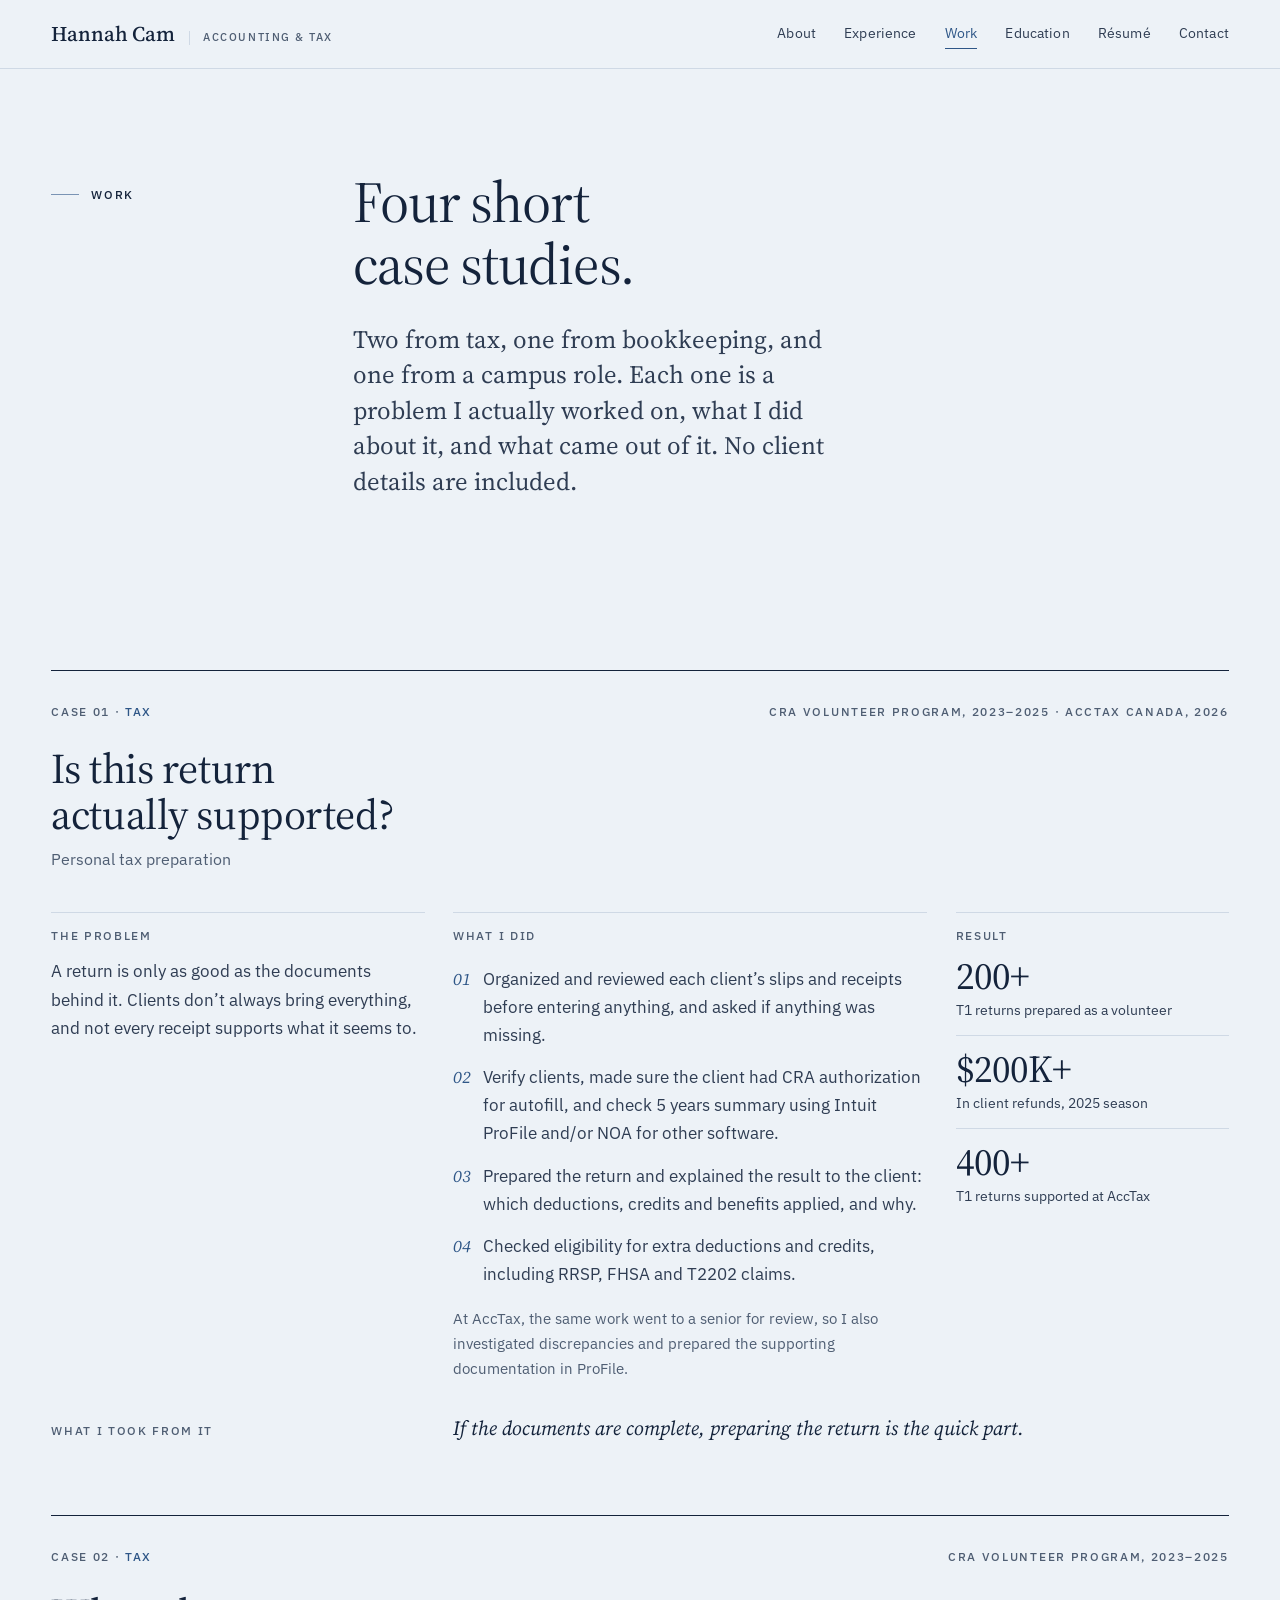
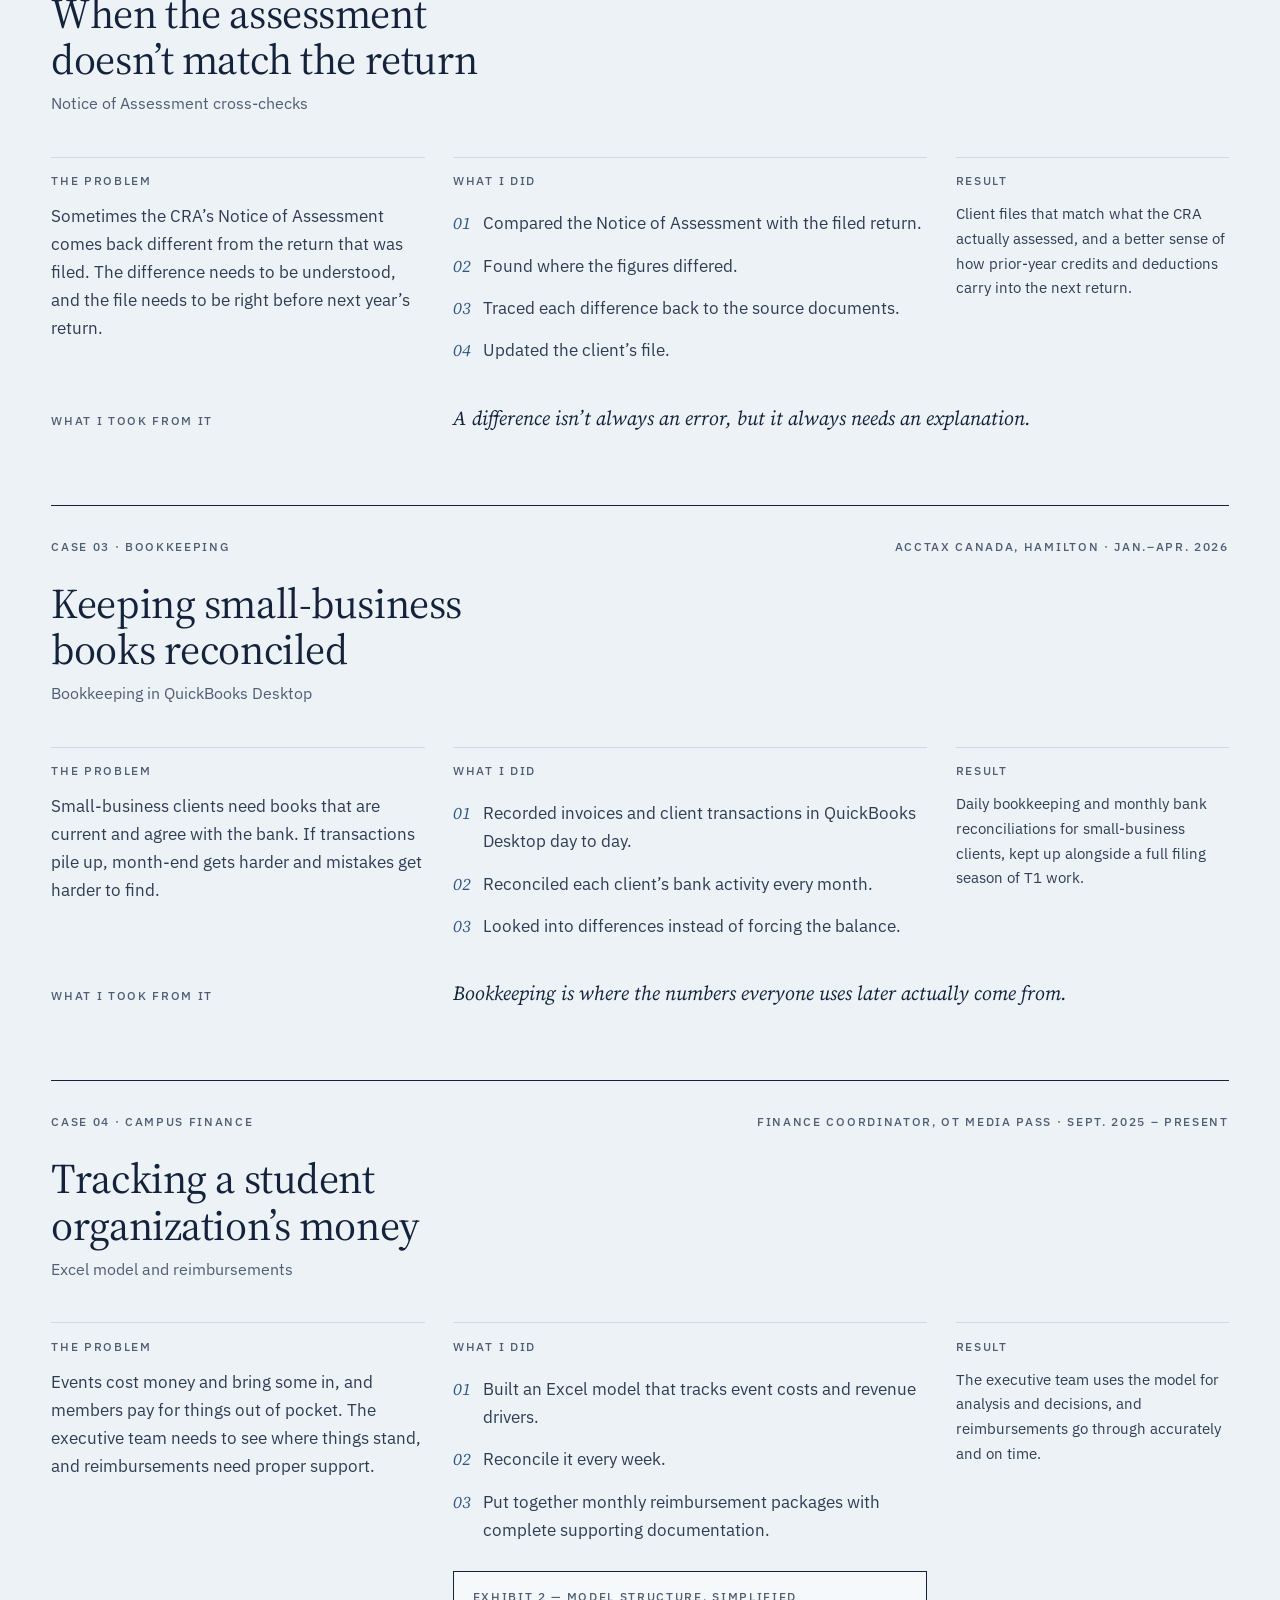
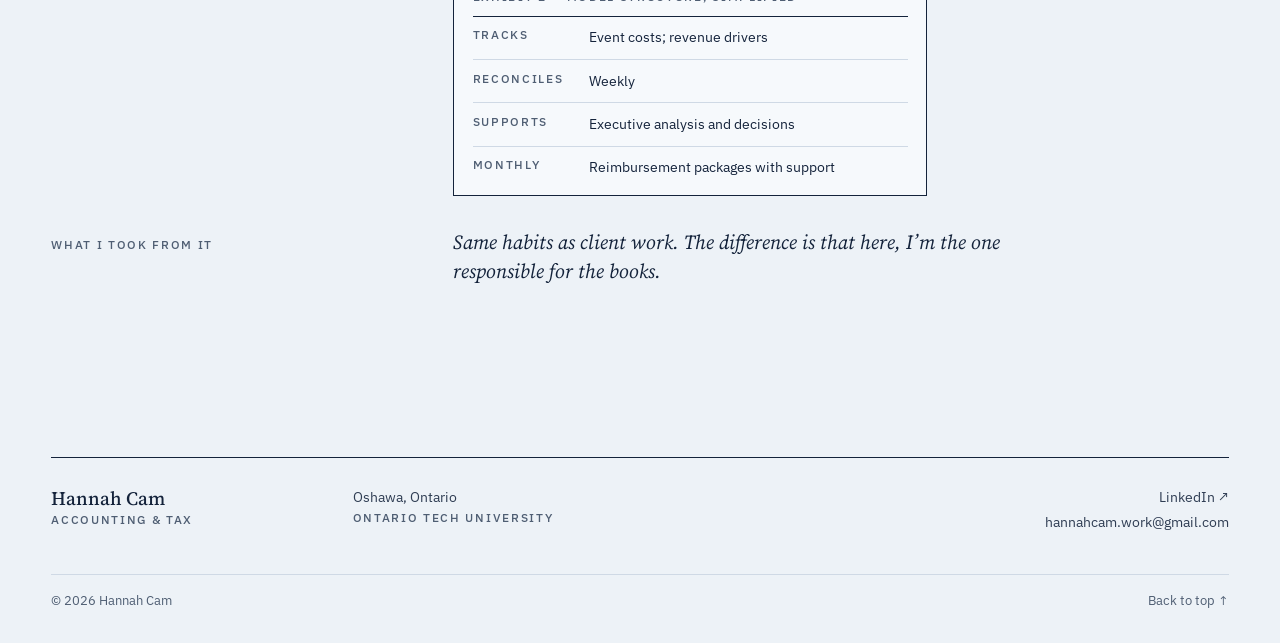
<file: work.html>
<!doctype html>
<html lang="en-CA">
<head>
  <meta charset="utf-8">
  <meta name="viewport" content="width=device-width, initial-scale=1">
  <title>Selected Work — Hannah Cam</title>
  <meta name="description" content="Four short case studies: personal tax preparation, Notice of Assessment cross-checks, small-business bookkeeping, and financial tracking for a student organization.">
  <meta name="author" content="Hannah Cam">
  <meta name="theme-color" content="#edf2f7">
  <link rel="canonical" href="https://hannahcamwork-dot.github.io/work.html">
  <meta property="og:url" content="https://hannahcamwork-dot.github.io/work.html">
  <meta property="og:type" content="website">
  <meta property="og:site_name" content="Hannah Cam">
  <meta property="og:title" content="Selected Work — Hannah Cam">
  <meta property="og:description" content="Four short case studies from tax, bookkeeping and campus finance work.">
  <meta property="og:image" content="https://hannahcamwork-dot.github.io/assets/images/og-image.png">
  <meta property="og:locale" content="en_CA">
  <meta name="twitter:card" content="summary_large_image">
  <link rel="icon" href="assets/icons/favicon.svg" type="image/svg+xml">
  <link rel="icon" href="assets/icons/favicon-32.png" sizes="32x32" type="image/png">
  <link rel="apple-touch-icon" href="assets/icons/apple-touch-icon.png">
  <link rel="preconnect" href="https://fonts.googleapis.com">
  <link rel="preconnect" href="https://fonts.gstatic.com" crossorigin>
  <link rel="stylesheet" href="https://fonts.googleapis.com/css2?family=IBM+Plex+Sans:ital,wght@0,400;0,500;0,600;1,400&amp;family=Source+Serif+4:ital,opsz,wght@0,8..60,300..600;1,8..60,300..500&amp;display=swap">
  <link rel="stylesheet" href="css/reset.css">
  <link rel="stylesheet" href="css/variables.css">
  <link rel="stylesheet" href="css/global.css">
  <link rel="stylesheet" href="css/components.css">
  <script>document.documentElement.classList.add("js");</script>
  <script src="js/main.js" defer></script>
</head>
<body id="top">
  <a class="skip-link" href="#main">Skip to content</a>

  <header class="site-header">
    <div class="wrap site-header__inner">
      <a class="brand" href="index.html">
        <span class="brand__name">Hannah Cam</span>
        <span class="brand__tag">Accounting &amp; Tax</span>
      </a>
      <button class="nav-toggle" type="button" aria-expanded="false" aria-controls="site-nav">
        <span class="nav-toggle__label">Menu</span>
        <span class="nav-toggle__icon" aria-hidden="true"></span>
      </button>
      <nav class="site-nav" id="site-nav" aria-label="Primary">
        <ul class="site-nav__list">
          <li><a href="about.html">About</a></li>
          <li><a href="experience.html">Experience</a></li>
          <li><a href="work.html" aria-current="page">Work</a></li>
          <li><a href="education.html">Education</a></li>
          <li><a href="resume.html">Résumé</a></li>
          <li><a href="contact.html">Contact</a></li>
        </ul>
      </nav>
    </div>
  </header>

  <main id="main">

    <header class="page-head">
      <div class="wrap page-head__grid">
        <p class="index index--page load-in" style="--i: 0">Work</p>
        <h1 class="page-head__title load-in" style="--i: 1">Four short case studies.</h1>
        <p class="page-head__lede load-in" style="--i: 2">Two from tax, one from bookkeeping, and one from a campus role. Each one is a problem I actually worked on, what I did about it, and what came out of it. No client details are included.</p>
      </div>
    </header>

    <section class="section" aria-labelledby="cases-title">
      <div class="wrap">
        <h2 class="visually-hidden" id="cases-title">Case studies</h2>
        <div class="minicases">

          <article class="minicase" id="case-01" aria-labelledby="case-01-title" data-reveal>
            <div class="minicase__meta">
              <p class="minicase__kicker meta">Case 01 · <b>Tax</b></p>
              <p class="meta">CRA volunteer program, 2023–2025 · AccTax Canada, 2026</p>
            </div>
            <h3 class="minicase__title" id="case-01-title">Is this return actually supported?</h3>
            <p class="minicase__sub">Personal tax preparation</p>

            <div class="minicase__grid">
              <div class="minicase__col minicase__problem">
                <h4>The problem</h4>
                <p>A return is only as good as the documents behind it. Clients don’t always bring everything, and not every receipt supports what it seems to.</p>
              </div>
              <div class="minicase__col minicase__approach">
                <h4>What I did</h4>
                <ol class="steps">
                  <li>Organized and reviewed each client’s slips and receipts before entering anything, and asked if anything was missing.</li>
                  <li>Verify clients, made sure the client had CRA authorization for autofill, and check 5 years summary using Intuit ProFile and/or NOA for other software.</li>
                  <li>Prepared the return and explained the result to the client: which deductions, credits and benefits applied, and why.</li>
                  <li>Checked eligibility for extra deductions and credits, including RRSP, FHSA and T2202 claims.</li>
                </ol>
                <p class="steps__aside">At AccTax, the same work went to a senior for review, so I also investigated discrepancies and prepared the supporting documentation in ProFile.</p>
              </div>
              <div class="minicase__col minicase__result">
                <h4>Result</h4>
                <p class="result"><span class="result__label">T1 returns prepared as a volunteer</span><span class="result__fig">200+</span></p>
                <p class="result"><span class="result__label">In client refunds, 2025 season</span><span class="result__fig">$200K+</span></p>
                <p class="result"><span class="result__label">T1 returns supported at AccTax</span><span class="result__fig">400+</span></p>
              </div>
            </div>

            <div class="minicase__learned">
              <p class="meta">What I took from it</p>
              <p>If the documents are complete, preparing the return is the quick part.</p>
            </div>
          </article>

          <article class="minicase" id="case-02" aria-labelledby="case-02-title" data-reveal>
            <div class="minicase__meta">
              <p class="minicase__kicker meta">Case 02 · <b>Tax</b></p>
              <p class="meta">CRA volunteer program, 2023–2025</p>
            </div>
            <h3 class="minicase__title" id="case-02-title">When the assessment doesn’t match the return</h3>
            <p class="minicase__sub">Notice of Assessment cross-checks</p>

            <div class="minicase__grid">
              <div class="minicase__col minicase__problem">
                <h4>The problem</h4>
                <p>Sometimes the CRA’s Notice of Assessment comes back different from the return that was filed. The difference needs to be understood, and the file needs to be right before next year’s return.</p>
              </div>
              <div class="minicase__col minicase__approach">
                <h4>What I did</h4>
                <ol class="steps">
                  <li>Compared the Notice of Assessment with the filed return.</li>
                  <li>Found where the figures differed.</li>
                  <li>Traced each difference back to the source documents.</li>
                  <li>Updated the client’s file.</li>
                </ol>
              </div>
              <div class="minicase__col minicase__result">
                <h4>Result</h4>
                <p class="result__text">Client files that match what the CRA actually assessed, and a better sense of how prior-year credits and deductions carry into the next return.</p>
              </div>
            </div>

            <div class="minicase__learned">
              <p class="meta">What I took from it</p>
              <p>A difference isn’t always an error, but it always needs an explanation.</p>
            </div>
          </article>

          <article class="minicase" id="case-03" aria-labelledby="case-03-title" data-reveal>
            <div class="minicase__meta">
              <p class="minicase__kicker meta">Case 03 · Bookkeeping</p>
              <p class="meta">AccTax Canada, Hamilton · Jan.–Apr. 2026</p>
            </div>
            <h3 class="minicase__title" id="case-03-title">Keeping small-business books reconciled</h3>
            <p class="minicase__sub">Bookkeeping in QuickBooks Desktop</p>

            <div class="minicase__grid">
              <div class="minicase__col minicase__problem">
                <h4>The problem</h4>
                <p>Small-business clients need books that are current and agree with the bank. If transactions pile up, month-end gets harder and mistakes get harder to find.</p>
              </div>
              <div class="minicase__col minicase__approach">
                <h4>What I did</h4>
                <ol class="steps">
                  <li>Recorded invoices and client transactions in QuickBooks Desktop day to day.</li>
                  <li>Reconciled each client’s bank activity every month.</li>
                  <li>Looked into differences instead of forcing the balance.</li>
                </ol>
              </div>
              <div class="minicase__col minicase__result">
                <h4>Result</h4>
                <p class="result__text">Daily bookkeeping and monthly bank reconciliations for small-business clients, kept up alongside a full filing season of T1 work.</p>
              </div>
            </div>

            <div class="minicase__learned">
              <p class="meta">What I took from it</p>
              <p>Bookkeeping is where the numbers everyone uses later actually come from.</p>
            </div>
          </article>

          <article class="minicase" id="case-04" aria-labelledby="case-04-title" data-reveal>
            <div class="minicase__meta">
              <p class="minicase__kicker meta">Case 04 · Campus finance</p>
              <p class="meta">Finance Coordinator, OT Media Pass · Sept. 2025 – present</p>
            </div>
            <h3 class="minicase__title" id="case-04-title">Tracking a student organization’s money</h3>
            <p class="minicase__sub">Excel model and reimbursements</p>

            <div class="minicase__grid">
              <div class="minicase__col minicase__problem">
                <h4>The problem</h4>
                <p>Events cost money and bring some in, and members pay for things out of pocket. The executive team needs to see where things stand, and reimbursements need proper support.</p>
              </div>
              <div class="minicase__col minicase__approach">
                <h4>What I did</h4>
                <ol class="steps">
                  <li>Built an Excel model that tracks event costs and revenue drivers.</li>
                  <li>Reconcile it every week.</li>
                  <li>Put together monthly reimbursement packages with complete supporting documentation.</li>
                </ol>
                <div class="schematic">
                  <p class="schematic__caption meta">Exhibit 2 — Model structure, simplified</p>
                  <dl>
                    <div class="schematic__row"><dt class="meta">Tracks</dt><dd>Event costs; revenue drivers</dd></div>
                    <div class="schematic__row"><dt class="meta">Reconciles</dt><dd>Weekly</dd></div>
                    <div class="schematic__row"><dt class="meta">Supports</dt><dd>Executive analysis and decisions</dd></div>
                    <div class="schematic__row"><dt class="meta">Monthly</dt><dd>Reimbursement packages with support</dd></div>
                  </dl>
                </div>
              </div>
              <div class="minicase__col minicase__result">
                <h4>Result</h4>
                <p class="result__text">The executive team uses the model for analysis and decisions, and reimbursements go through accurately and on time.</p>
              </div>
            </div>

            <div class="minicase__learned">
              <p class="meta">What I took from it</p>
              <p>Same habits as client work. The difference is that here, I’m the one responsible for the books.</p>
            </div>
          </article>

        </div>
      </div>
    </section>

  </main>

  <footer class="site-footer">
    <div class="wrap">
      <div class="site-footer__grid">
        <div class="site-footer__id">
          <p class="site-footer__name">Hannah Cam</p>
          <p class="meta">Accounting &amp; Tax</p>
        </div>
        <div class="site-footer__place">
          <p>Oshawa, Ontario</p>
          <p class="meta">Ontario Tech University</p>
        </div>
        <ul class="site-footer__links">
          <li><a href="https://www.linkedin.com/in/hannahcam/" target="_blank" rel="me noopener">LinkedIn <span aria-hidden="true">↗</span><span class="visually-hidden"> (opens in a new tab)</span></a></li>
          <li><a href="mailto:hannahcam.work@gmail.com">hannahcam.work@gmail.com</a></li>
        </ul>
      </div>
      <div class="site-footer__base">
        <p>© 2026 Hannah Cam</p>
        <a href="#top">Back to top <span aria-hidden="true">↑</span></a>
      </div>
    </div>
  </footer>
</body>
</html>
</file>
<file: css/variables.css>
/* Design tokens */

:root {
  color-scheme: light;

  /* Colour: pale blue-grey paper, navy ink, one steel-blue accent */
  --ink: #14233b;
  --ink-soft: #2f3d53;
  --paper: #edf2f7;
  --paper-deep: #e0e8f1;
  --paper-light: #f6f9fc;
  --accent: #2e5687;        /* ~6.9:1 on paper */
  --accent-deep: #22426b;
  --stone: #4f5e73;         /* small text on paper, ~6:1 */
  --stone-light: #93a1b4;   /* decorative only */
  --rule: #cfd9e5;

  /* Tax bands (navy field, inner pages) */
  --tax-bg: #1a2e4d;
  --on-tax: #f2f6fa;        /* ~13:1 */
  --on-tax-muted: #bccbdd;  /* ~8:1 */
  --on-tax-accent: #a9c8e8; /* ~8:1 */
  --rule-on-tax: #34496b;   /* decorative only */

  /* Type */
  --serif: "Source Serif 4", "Iowan Old Style", "Palatino Linotype", Georgia, serif;
  --sans: "IBM Plex Sans", "Segoe UI", "Helvetica Neue", Arial, sans-serif;

  --fs-meta: 0.75rem;
  --fs-small: 0.9375rem;
  --fs-body: clamp(1rem, 0.97rem + 0.15vw, 1.0625rem);
  --fs-lede: clamp(1.25rem, 1.12rem + 0.55vw, 1.5625rem);
  --fs-h4: 1.125rem;
  --fs-h3: clamp(1.375rem, 1.25rem + 0.5vw, 1.75rem);
  --fs-h2: clamp(1.875rem, 1.55rem + 1.35vw, 2.75rem);
  --fs-h1: clamp(2.375rem, 1.85rem + 2.2vw, 3.75rem);
  --fs-display: clamp(2.5rem, 1.85rem + 2.9vw, 4.25rem);
  --fs-figure: clamp(2.25rem, 1.85rem + 1.5vw, 3.125rem);

  --lh-tight: 1.06;
  --lh-snug: 1.28;
  --lh-body: 1.65;

  --track-meta: 0.14em;

  /* Space & layout */
  --gutter: clamp(1.25rem, 4vw, 3.5rem);
  --col-gap: clamp(1rem, 2.2vw, 2.25rem);
  --section-y: clamp(4rem, 9vw, 8rem);
  --maxw: 80rem;
  --measure: 64ch;
  --header-h: 4.25rem;

  /* Motion */
  --ease: cubic-bezier(0.22, 0.61, 0.36, 1);
  --dur: 220ms;
}

@media (max-width: 53.75em) {
  :root {
    --header-h: 3.75rem;
  }
}
</file>
<file: css/global.css>
/* Base, layout, header, navigation, footer */

/* ---------- Base ---------- */

html {
  scroll-padding-top: calc(var(--header-h) + 1.5rem);
}

@media (prefers-reduced-motion: no-preference) {
  html {
    scroll-behavior: smooth;
  }
}

body {
  background: var(--paper);
  color: var(--ink-soft);
  font-family: var(--sans);
  font-size: var(--fs-body);
  line-height: var(--lh-body);
  font-feature-settings: "kern" 1;
}

h1,
h2,
h3,
h4 {
  color: var(--ink);
  font-family: var(--serif);
  font-weight: 400;
  line-height: var(--lh-snug);
  letter-spacing: -0.01em;
  font-optical-sizing: auto;
  text-wrap: balance;
}

h2 {
  font-size: var(--fs-h2);
  line-height: 1.12;
}

h3 {
  font-size: var(--fs-h3);
}

p {
  max-width: var(--measure);
}

strong {
  color: var(--ink);
  font-weight: 600;
}

em {
  font-style: italic;
}

a {
  text-decoration-line: underline;
  text-decoration-thickness: 1px;
  text-underline-offset: 0.22em;
  text-decoration-color: var(--stone-light);
  transition: color var(--dur) var(--ease), text-decoration-color var(--dur) var(--ease);
}

a:hover {
  color: var(--accent);
  text-decoration-color: currentColor;
}

:focus-visible {
  outline: 2px solid var(--accent);
  outline-offset: 3px;
  border-radius: 1px;
}

::selection {
  background: var(--accent);
  color: var(--paper);
}

abbr[title] {
  text-decoration: none;
}

/* ---------- Utilities ---------- */

.visually-hidden {
  position: absolute !important;
  width: 1px;
  height: 1px;
  padding: 0;
  margin: -1px;
  overflow: hidden;
  clip: rect(0 0 0 0);
  white-space: nowrap;
  border: 0;
}

.meta {
  font-family: var(--sans);
  font-size: var(--fs-meta);
  font-weight: 500;
  letter-spacing: var(--track-meta);
  text-transform: uppercase;
  color: var(--stone);
  line-height: 1.5;
}

.nw {
  white-space: nowrap;
}

.tnum {
  font-variant-numeric: tabular-nums lining-nums;
}

.skip-link {
  position: absolute;
  left: var(--gutter);
  top: 0.75rem;
  z-index: 100;
  padding: 0.6rem 1rem;
  background: var(--ink);
  color: var(--paper);
  font-size: var(--fs-small);
  text-decoration: none;
  transform: translateY(-200%);
}

.skip-link:focus {
  transform: none;
  color: var(--paper);
}

/* ---------- Layout ---------- */

.wrap {
  width: 100%;
  max-width: var(--maxw);
  margin-inline: auto;
  padding-inline: var(--gutter);
}

.grid-12 {
  display: grid;
  grid-template-columns: repeat(12, minmax(0, 1fr));
  column-gap: var(--col-gap);
}

.section {
  padding-top: var(--section-y);
}

main > :last-child:not(.band) {
  padding-bottom: var(--section-y);
}

.section__grid {
  display: grid;
  grid-template-columns: repeat(12, minmax(0, 1fr));
  column-gap: var(--col-gap);
  row-gap: 1.75rem;
  border-top: 1px solid var(--ink);
  padding-top: clamp(1.25rem, 2.5vw, 2rem);
}

.section__rail {
  grid-column: 1 / span 3;
}

.section__body {
  grid-column: 4 / -1;
  min-width: 0;
}

.section__title {
  max-width: 22ch;
}

.section__intro {
  margin-top: 1.25rem;
  font-size: var(--fs-body);
}

@media (min-width: 53.8125em) {
  .section__rail--sticky {
    position: sticky;
    top: calc(var(--header-h) + 2rem);
    align-self: start;
  }
}

@media (max-width: 53.75em) {
  .section__rail,
  .section__body {
    grid-column: 1 / -1;
  }

  .section__grid {
    row-gap: 1.25rem;
  }
}

/* Section index: "01 ——— Approach" */

.index {
  display: flex;
  align-items: center;
  gap: 0.75rem;
  font-family: var(--sans);
  font-size: var(--fs-meta);
  font-weight: 500;
  letter-spacing: var(--track-meta);
  text-transform: uppercase;
  color: var(--ink);
  max-width: none;
}

.index__num {
  font-family: var(--serif);
  font-size: 1.125rem;
  font-style: italic;
  font-weight: 400;
  letter-spacing: 0;
  text-transform: none;
  color: var(--accent);
  font-variant-numeric: lining-nums;
}

.index__num::after {
  content: "";
  display: inline-block;
  width: 1.75rem;
  height: 1px;
  margin-left: 0.75rem;
  vertical-align: 0.3em;
  background: currentColor;
  opacity: 0.6;
}

.index--page::before {
  content: "";
  display: inline-block;
  width: 1.75rem;
  height: 1px;
  background: var(--accent);
  opacity: 0.6;
}

.rail-note {
  margin-top: 0.9rem;
  max-width: 24ch;
  font-size: 0.875rem;
  line-height: 1.55;
  color: var(--stone);
}

@media (max-width: 53.75em) {
  .rail-note {
    max-width: 48ch;
  }
}

/* ---------- Page head (inner pages) ---------- */

.page-head {
  padding-top: clamp(3rem, 8vw, 6.5rem);
}

.page-head__grid {
  display: grid;
  grid-template-columns: repeat(12, minmax(0, 1fr));
  column-gap: var(--col-gap);
  row-gap: 1.25rem;
}

.page-head .index {
  grid-column: 1 / span 3;
  align-self: start;
  padding-top: 0.85rem;
}

.page-head__title {
  grid-column: 4 / -1;
  font-size: var(--fs-h1);
  line-height: var(--lh-tight);
  letter-spacing: -0.018em;
  max-width: 18ch;
}

.page-head__lede {
  grid-column: 4 / span 7;
  margin-top: 0.5rem;
  font-family: var(--serif);
  font-size: var(--fs-lede);
  line-height: 1.42;
  color: var(--ink-soft);
  max-width: 40ch;
}

@media (max-width: 53.75em) {
  .page-head .index,
  .page-head__title,
  .page-head__lede {
    grid-column: 1 / -1;
  }

  .page-head .index {
    padding-top: 0;
  }
}

/* ---------- Header ---------- */

.site-header {
  position: sticky;
  top: 0;
  z-index: 50;
  background: var(--paper);
  border-bottom: 1px solid var(--rule);
}

.site-header__inner {
  display: flex;
  align-items: center;
  justify-content: space-between;
  gap: 1.5rem;
  min-height: var(--header-h);
}

.brand {
  display: inline-flex;
  align-items: baseline;
  gap: 0.85rem;
  color: var(--ink);
  text-decoration: none;
}

.brand__name {
  font-family: var(--serif);
  font-size: 1.3125rem;
  font-weight: 500;
  letter-spacing: -0.005em;
  line-height: 1;
}

.brand__tag {
  font-size: 0.6875rem;
  font-weight: 500;
  letter-spacing: var(--track-meta);
  text-transform: uppercase;
  color: var(--stone);
  padding-left: 0.85rem;
  border-left: 1px solid var(--rule);
  line-height: 1.2;
}

.brand:hover {
  color: var(--ink);
}

.site-nav__list {
  display: flex;
  flex-wrap: wrap;
  gap: 0.25rem clamp(1.1rem, 2.2vw, 2rem);
}

.site-nav a {
  position: relative;
  display: inline-block;
  padding-block: 0.5rem;
  font-size: 0.875rem;
  letter-spacing: 0.01em;
  color: var(--ink-soft);
  text-decoration: none;
}

.site-nav a::after {
  content: "";
  position: absolute;
  left: 0;
  right: 0;
  bottom: 0.3rem;
  height: 1px;
  background: currentColor;
  transform: scaleX(0);
  transform-origin: right;
  transition: transform 280ms var(--ease);
}

.site-nav a:hover {
  color: var(--ink);
}

.site-nav a:hover::after,
.site-nav a[aria-current="page"]::after {
  transform: scaleX(1);
  transform-origin: left;
}

.site-nav a[aria-current="page"] {
  color: var(--accent);
}

.nav-toggle {
  display: none;
}

@media (max-width: 30em) {
  .brand__tag {
    display: none;
  }
}

/* Mobile navigation */

@media (max-width: 64em) {
  .site-header__inner {
    flex-wrap: wrap;
  }

  /* Without JavaScript the links simply wrap below the name */
  .site-nav {
    width: 100%;
    padding-bottom: 0.5rem;
  }

  .js .site-nav {
    position: fixed;
    inset: var(--header-h) 0 0 0;
    width: auto;
    padding: 1.5rem var(--gutter) 3rem;
    background: var(--paper);
    overflow-y: auto;
    overscroll-behavior: contain;
    visibility: hidden;
    opacity: 0;
    transform: translateY(-0.5rem);
    transition:
      opacity 240ms var(--ease),
      transform 240ms var(--ease),
      visibility 0s linear 240ms;
  }

  .js .site-nav.is-open {
    visibility: visible;
    opacity: 1;
    transform: none;
    transition:
      opacity 240ms var(--ease),
      transform 240ms var(--ease);
  }

  .js .site-header__inner {
    flex-wrap: nowrap;
  }

  .js .site-nav__list {
    flex-direction: column;
    gap: 0;
    border-top: 1px solid var(--ink);
  }

  .js .site-nav li {
    border-bottom: 1px solid var(--rule);
  }

  .js .site-nav a {
    display: flex;
    align-items: baseline;
    gap: 1rem;
    padding: 1rem 0;
    font-family: var(--serif);
    font-size: 1.875rem;
    letter-spacing: -0.01em;
    line-height: 1.2;
    color: var(--ink);
  }

  .js .site-nav a::after {
    display: none;
  }

  .js .site-nav a[aria-current="page"] {
    color: var(--accent);
  }


  .js .nav-toggle {
    display: inline-flex;
    align-items: center;
    gap: 0.7rem;
    min-height: 44px;
    margin-right: -0.25rem;
    padding: 0 0.25rem;
    font-size: 0.75rem;
    font-weight: 500;
    letter-spacing: var(--track-meta);
    text-transform: uppercase;
    color: var(--ink);
  }

  .nav-toggle__icon {
    position: relative;
    width: 1.375rem;
    height: 0.5rem;
  }

  .nav-toggle__icon::before,
  .nav-toggle__icon::after {
    content: "";
    position: absolute;
    left: 0;
    width: 100%;
    height: 1.5px;
    background: currentColor;
    transition: transform 240ms var(--ease), top 240ms var(--ease);
  }

  .nav-toggle__icon::before {
    top: 0;
  }

  .nav-toggle__icon::after {
    top: calc(100% - 1.5px);
  }

  .nav-toggle[aria-expanded="true"] .nav-toggle__icon::before {
    top: calc(50% - 0.75px);
    transform: rotate(45deg);
  }

  .nav-toggle[aria-expanded="true"] .nav-toggle__icon::after {
    top: calc(50% - 0.75px);
    transform: rotate(-45deg);
  }

  body.nav-open {
    overflow: hidden;
  }
}

/* ---------- Footer ---------- */

.site-footer {
  padding-block: clamp(2.5rem, 5vw, 3.5rem) 2rem;
  font-size: 0.875rem;
  line-height: 1.6;
}

.site-footer__grid {
  display: grid;
  grid-template-columns: repeat(12, minmax(0, 1fr));
  column-gap: var(--col-gap);
  row-gap: 1.75rem;
  padding-top: 1.75rem;
  border-top: 1px solid var(--ink);
}

.site-footer__id {
  grid-column: 1 / span 3;
}

.site-footer__place {
  grid-column: 4 / span 4;
}

.site-footer__links {
  grid-column: 9 / -1;
  justify-self: end;
  text-align: right;
}

.site-footer__name {
  font-family: var(--serif);
  font-size: 1.1875rem;
  font-weight: 500;
  color: var(--ink);
  line-height: 1.3;
}

.site-footer p {
  max-width: none;
}

.site-footer__links li + li {
  margin-top: 0.15rem;
}

.site-footer a {
  text-decoration: none;
}

.site-footer a:hover {
  text-decoration: underline;
}

.site-footer__base {
  display: flex;
  justify-content: space-between;
  gap: 1rem;
  margin-top: 2.5rem;
  padding-top: 1rem;
  border-top: 1px solid var(--rule);
  color: var(--stone);
  font-size: 0.8125rem;
}

.site-footer__base a {
  color: var(--stone);
}

@media (max-width: 53.75em) {
  .site-footer__id,
  .site-footer__place {
    grid-column: span 6;
  }

  .site-footer__links {
    grid-column: 1 / -1;
    justify-self: start;
    text-align: left;
  }
}

@media (max-width: 30em) {
  .site-footer__id,
  .site-footer__place {
    grid-column: 1 / -1;
  }
}

/* ---------- Motion ---------- */

@keyframes rise {
  from {
    opacity: 0;
    transform: translateY(0.6rem);
  }
  to {
    opacity: 1;
    transform: none;
  }
}

.load-in {
  animation: rise 800ms var(--ease) both;
  animation-delay: calc(var(--i, 0) * 90ms + 60ms);
}

/* Scroll reveal: only applied by main.js to content below the fold */
.reveal {
  opacity: 0;
  transform: translateY(0.75rem);
  transition: opacity 700ms var(--ease), transform 700ms var(--ease);
}

.reveal.is-visible {
  opacity: 1;
  transform: none;
}

@media (prefers-reduced-motion: reduce) {
  *,
  *::before,
  *::after {
    animation-duration: 0.01ms !important;
    animation-delay: 0ms !important;
    transition-duration: 0.01ms !important;
    scroll-behavior: auto !important;
  }

  .reveal {
    opacity: 1;
    transform: none;
  }
}

/* ---------- Print ---------- */

@media print {
  .site-header,
  .site-footer,
  .skip-link,
  .no-print {
    display: none !important;
  }

  body {
    background: #fff;
    color: #000;
    font-size: 10.5pt;
  }

  a {
    text-decoration: none;
  }

  .reveal,
  .load-in {
    opacity: 1 !important;
    transform: none !important;
    animation: none !important;
  }
}
</file>
<file: css/components.css>
/* Components */

/* ---------- Buttons & links ---------- */

.actions {
  display: flex;
  flex-wrap: wrap;
  align-items: center;
  gap: 0.75rem 1rem;
}

.actions--spaced {
  margin-top: 2rem;
}

.btn {
  display: inline-flex;
  align-items: center;
  justify-content: center;
  gap: 0.65rem;
  min-height: 3rem;
  padding: 0 1.35rem;
  border: 1px solid var(--ink);
  font-family: var(--sans);
  font-size: 0.9375rem;
  font-weight: 500;
  letter-spacing: 0.01em;
  line-height: 1.2;
  text-decoration: none;
  transition:
    background-color var(--dur) var(--ease),
    border-color var(--dur) var(--ease),
    color var(--dur) var(--ease);
}

.btn--solid {
  background: var(--ink);
  color: var(--paper);
}

.btn--solid:hover {
  background: var(--accent);
  border-color: var(--accent);
  color: var(--paper);
}

.btn--line {
  background: transparent;
  color: var(--ink);
}

.btn--line:hover {
  background: var(--ink);
  color: var(--paper);
}

@media (max-width: 30em) {
  .actions .btn {
    width: 100%;
    justify-content: space-between;
  }
}

.link-arrow {
  display: inline-flex;
  align-items: baseline;
  gap: 0.5rem;
  font-size: 0.9375rem;
  font-weight: 500;
  color: var(--ink);
  text-decoration: none;
  background: linear-gradient(currentColor, currentColor) 0 100% / 100% 1px no-repeat;
  padding-bottom: 0.15rem;
  transition: color var(--dur) var(--ease);
}

.link-arrow span {
  transition: transform var(--dur) var(--ease);
}

.link-arrow:hover span {
  transform: translateX(3px);
}

.more-link {
  margin-top: 1.75rem;
}

/* Ruled document links: a table-of-contents alternative to buttons */

.doc-links {
  max-width: 30rem;
  border-top: 1px solid var(--ink);
}

.doc-links--spaced {
  margin-top: 3rem;
}

.doc-links a {
  display: flex;
  align-items: baseline;
  justify-content: space-between;
  gap: 1rem;
  min-height: 3.25rem;
  padding: 0.85rem 0;
  border-bottom: 1px solid var(--rule);
  color: var(--ink);
  font-family: var(--serif);
  font-size: 1.25rem;
  line-height: 1.3;
  text-decoration: none;
  transition: color var(--dur) var(--ease), padding var(--dur) var(--ease);
}

.doc-links a:hover {
  color: var(--accent);
  padding-left: 0.35rem;
}

.doc-links__meta {
  margin-left: auto;
  font-family: var(--sans);
  font-size: var(--fs-meta);
  font-weight: 500;
  letter-spacing: var(--track-meta);
  text-transform: uppercase;
  color: var(--stone);
}

.doc-links__icon {
  font-family: var(--sans);
  font-size: 1rem;
  color: var(--stone);
  transition: transform var(--dur) var(--ease), color var(--dur) var(--ease);
}

.doc-links a:hover .doc-links__icon {
  color: var(--accent);
  transform: translateX(3px);
}

.doc-links a:hover .doc-links__icon--down {
  transform: translateY(2px);
}

/* ---------- Essays (why tax, about) ---------- */

.essay {
  margin-top: 1.75rem;
}

.essay p {
  font-family: var(--serif);
  font-size: clamp(1.125rem, 1.07rem + 0.25vw, 1.25rem);
  line-height: 1.62;
  color: var(--ink-soft);
  max-width: 58ch;
}

.essay p + p {
  margin-top: 1.1em;
}

.essay__lead::first-letter {
  float: left;
  margin: 0.08em 0.1em 0 0;
  font-size: 3.4em;
  line-height: 0.8;
  color: var(--accent);
}

.essay .signoff {
  margin-top: 1.5rem;
  font-style: italic;
  color: var(--accent);
}

.essay .pullquote {
  float: right;
  width: min(16rem, 34%);
  margin: 0.4rem 0 1.5rem 2.5rem;
  padding: 1rem 0 1.2rem;
  border-top: 1px solid var(--ink);
  border-bottom: 1px solid var(--rule);
  font-family: var(--serif);
  font-size: 1.5rem;
  font-style: italic;
  line-height: 1.3;
  color: var(--accent);
}

@media (max-width: 53.75em) {
  .essay .pullquote {
    float: none;
    width: auto;
    margin: 0 0 1.75rem;
  }
}

.essay::after {
  content: "";
  display: table;
  clear: both;
}

.areas {
  display: flex;
  flex-wrap: wrap;
  margin-top: 1.75rem;
  padding: 1rem 0;
  border-top: 1px solid var(--ink);
  border-bottom: 1px solid var(--rule);
}

.areas li {
  font-family: var(--serif);
  font-size: 1.25rem;
  color: var(--ink);
}

.areas li:not(:last-child)::after {
  content: "/";
  margin: 0 0.7rem;
  color: var(--stone-light);
}

.areas li:first-child {
  color: var(--accent);
}

.note-line {
  display: flex;
  gap: 1rem;
  align-items: baseline;
  margin-top: 1.5rem;
  max-width: none;
}

.note-line .meta {
  flex: none;
  color: var(--accent);
}

/* ---------- Timeline (experience) ---------- */

.timeline {
  margin-top: clamp(2.5rem, 5vw, 4rem);
}

.entry {
  display: grid;
  grid-template-columns: repeat(12, minmax(0, 1fr));
  column-gap: var(--col-gap);
}

.entry__aside {
  grid-column: 1 / span 3;
  position: relative;
}

.entry__date {
  font-size: 0.9375rem;
  font-weight: 500;
  color: var(--ink);
  font-variant-numeric: tabular-nums lining-nums;
}

.entry__tag {
  margin-top: 0.3rem;
}

.entry__body {
  grid-column: 4 / -1;
  position: relative;
  min-width: 0;
  padding: 0 0 clamp(3.5rem, 6vw, 5rem) clamp(1.5rem, 3vw, 3rem);
  border-left: 1px solid var(--rule);
}

.entry:last-child .entry__body {
  padding-bottom: 0.5rem;
}

.entry__body::before,
.entry__aside::before {
  content: "";
  position: absolute;
  top: 0.6rem;
  left: -5px;
  width: 9px;
  height: 9px;
  border: 1px solid var(--accent);
  background: var(--accent);
  transition: background-color 600ms var(--ease) 250ms;
}

.entry__aside::before {
  display: none;
}

.entry.reveal .entry__body::before,
.entry.reveal .entry__aside::before {
  background: var(--paper);
}

.entry.reveal.is-visible .entry__body::before,
.entry.reveal.is-visible .entry__aside::before {
  background: var(--accent);
}

.entry__role {
  font-size: clamp(1.625rem, 1.35rem + 1.1vw, 2.25rem);
  line-height: 1.15;
  letter-spacing: -0.015em;
}

.entry__org {
  margin-top: 0.4rem;
  font-size: 1rem;
  color: var(--ink-soft);
}

.sep {
  margin: 0 0.45rem;
  color: var(--stone-light);
}

.entry__parts {
  margin-top: 1.75rem;
}

.entry__part {
  display: grid;
  grid-template-columns: 10rem minmax(0, 1fr);
  gap: 0.5rem var(--col-gap);
  padding: 1.2rem 0;
  border-top: 1px solid var(--rule);
}

.entry__label {
  padding-top: 0.25rem;
  font-family: var(--sans);
  font-size: var(--fs-meta);
  font-weight: 500;
  letter-spacing: var(--track-meta);
  text-transform: uppercase;
  color: var(--stone);
  line-height: 1.5;
}

.entry__reflect p {
  font-family: var(--serif);
  font-size: 1.25rem;
  font-style: italic;
  line-height: 1.5;
  color: var(--ink);
  max-width: 46ch;
}

@media (min-width: 53.8125em) {
  .entry__aside {
    position: sticky;
    top: calc(var(--header-h) + 2rem);
    align-self: start;
  }
}

@media (max-width: 53.75em) {
  .entry__aside,
  .entry__body {
    grid-column: 1 / -1;
  }

  .entry__aside {
    padding: 0 0 0.9rem 1.5rem;
    border-left: 1px solid var(--rule);
  }

  .entry__aside::before {
    display: block;
    top: 0.4rem;
  }

  .entry__body {
    padding-left: 1.5rem;
  }

  .entry__body::before {
    display: none;
  }
}

@media (max-width: 40em) {
  .entry__part {
    grid-template-columns: 1fr;
  }
}

.ticks li {
  position: relative;
  padding-left: 1.35rem;
  max-width: var(--measure);
}

.ticks li + li {
  margin-top: 0.6rem;
}

.ticks li::before {
  content: "";
  position: absolute;
  left: 0;
  top: 0.82em;
  width: 0.6rem;
  height: 1px;
  background: var(--accent);
}

/* ---------- Roles (leadership) ---------- */

.roles {
  margin-top: clamp(2.5rem, 5vw, 3.5rem);
}

.role {
  display: grid;
  grid-template-columns: repeat(12, minmax(0, 1fr));
  column-gap: var(--col-gap);
  row-gap: 0.75rem;
  padding: 1.75rem 0 2rem;
  border-top: 1px solid var(--rule);
}

.role:last-child {
  border-bottom: 1px solid var(--rule);
}

.role__date {
  grid-column: 1 / span 3;
  font-size: 0.9375rem;
  font-weight: 500;
  color: var(--ink);
  font-variant-numeric: tabular-nums lining-nums;
}

.role__main {
  grid-column: 4 / span 4;
}

.role__title {
  font-size: 1.5rem;
  line-height: 1.2;
}

.role__org {
  margin-top: 0.25rem;
  font-size: 0.9375rem;
  color: var(--stone);
}

.role__text {
  grid-column: 8 / -1;
}

.role__figures {
  display: flex;
  flex-wrap: wrap;
  gap: 1rem 2rem;
  margin-top: 1.1rem;
}

.role__figure {
  display: flex;
  flex-direction: column;
  gap: 0.35rem;
}

.role__figure b {
  font-family: var(--serif);
  font-size: 1.75rem;
  font-weight: 400;
  line-height: 1;
  color: var(--ink);
}

.role__tags {
  margin-top: 1rem;
  font-size: 0.8125rem;
  color: var(--stone);
}

@media (max-width: 53.75em) {
  .role__date,
  .role__main,
  .role__text {
    grid-column: 1 / -1;
  }
}

/* ---------- Pairs (term + description) ---------- */

.pairs {
  display: grid;
  grid-template-columns: repeat(3, minmax(0, 1fr));
  gap: 1.5rem var(--col-gap);
  margin-top: 2rem;
}

.pairs > div {
  padding-top: 0.9rem;
  border-top: 1px solid var(--rule);
}

.pairs dt {
  font-family: var(--serif);
  font-size: 1.375rem;
  line-height: 1.2;
  color: var(--ink);
}

.pairs dd {
  margin-top: 0.3rem;
  font-size: 0.875rem;
  line-height: 1.5;
  color: var(--stone);
}

@media (max-width: 40em) {
  .pairs {
    grid-template-columns: 1fr;
    gap: 1rem;
  }
}

/* ---------- Tax page: filing seasons ---------- */

.seasons {
  display: grid;
  grid-template-columns: repeat(4, minmax(0, 1fr));
  column-gap: 3px;
  margin-top: 2.25rem;
}

.seasons__year {
  grid-row: 1;
  padding-bottom: 0.6rem;
  font-family: var(--serif);
  font-size: clamp(1.5rem, 1.3rem + 0.8vw, 2rem);
  line-height: 1;
  color: var(--ink);
}

.seasons__bar {
  grid-row: 2;
  height: 0.625rem;
  background: var(--accent);
}

.seasons__bar--coop {
  background: var(--ink);
}

.seasons__span {
  grid-row: 3;
  margin-top: 1rem;
  padding-top: 0.9rem;
  border-top: 1px solid var(--rule);
  padding-right: 1rem;
}

.seasons__span--volunteer {
  grid-column: 1 / span 3;
}

.seasons__span--coop {
  grid-column: 4;
}

.seasons__role {
  margin-top: 0.3rem;
  font-family: var(--serif);
  font-size: 1.25rem;
  line-height: 1.3;
  color: var(--ink);
}

.seasons__facts {
  margin-top: 0.6rem;
  font-size: 0.9375rem;
}

.seasons__facts li + li {
  margin-top: 0.2rem;
}

.seasons__key {
  display: inline-block;
  width: 0.6rem;
  height: 0.6rem;
  margin-right: 0.5rem;
  background: var(--accent);
}

.seasons__key--coop {
  background: var(--ink);
}

@media (max-width: 53.75em) {
  .seasons__span--volunteer,
  .seasons__span--coop {
    grid-column: 1 / -1;
  }

  .seasons__span--coop {
    grid-row: 4;
  }
}

/* ---------- Tax page: line items ---------- */

.lines {
  width: 100%;
  margin-top: 2rem;
  border-top: 1px solid var(--ink);
  font-size: 0.9375rem;
}

.lines th,
.lines td {
  padding: 0.95rem 1rem 0.95rem 0;
  border-bottom: 1px solid var(--rule);
  text-align: left;
  vertical-align: baseline;
}

.lines thead th {
  padding-block: 0.7rem;
  font-size: var(--fs-meta);
  font-weight: 500;
  letter-spacing: var(--track-meta);
  text-transform: uppercase;
  color: var(--stone);
}

.lines tbody th {
  font-family: var(--serif);
  font-size: 1.1875rem;
  font-weight: 400;
  line-height: 1.35;
  color: var(--ink);
}

.lines__ref {
  white-space: nowrap;
  color: var(--accent);
  font-variant-numeric: tabular-nums lining-nums;
}

.lines td:last-child {
  padding-right: 0;
  color: var(--stone);
}

@media (max-width: 40em) {
  .lines thead {
    position: absolute;
    width: 1px;
    height: 1px;
    overflow: hidden;
    clip: rect(0 0 0 0);
  }

  .lines tr {
    display: grid;
    grid-template-columns: minmax(0, 1fr) auto;
    gap: 0.2rem 1rem;
    padding: 0.9rem 0;
    border-bottom: 1px solid var(--rule);
  }

  .lines th,
  .lines td {
    padding: 0;
    border: 0;
  }

  .lines tbody th {
    grid-column: 1 / -1;
  }
}

/* ---------- Exhibit: T1 workflow ---------- */

.exhibit {
  margin-top: clamp(3.5rem, 7vw, 6rem);
  padding-block: clamp(3.5rem, 7vw, 6rem);
  background: var(--tax-bg);
  color: var(--on-tax-muted);
}

.exhibit strong,
.exhibit h2,
.exhibit h3,
.exhibit h4 {
  color: var(--on-tax);
}

.exhibit :focus-visible {
  outline-color: var(--on-tax);
}

.exhibit__head {
  display: grid;
  grid-template-columns: repeat(12, minmax(0, 1fr));
  column-gap: var(--col-gap);
  row-gap: 1rem;
}

.exhibit__label {
  grid-column: 1 / span 3;
  padding-top: 0.75rem;
}

.exhibit .exhibit__label {
  color: var(--on-tax-accent);
}

.exhibit__title {
  grid-column: 4 / -1;
  font-size: var(--fs-h2);
  line-height: 1.12;
}

.flow {
  display: grid;
  grid-template-columns: repeat(6, minmax(0, 1fr));
  gap: 2.75rem var(--col-gap);
  margin-top: clamp(2.5rem, 5vw, 4rem);
}

.flow__step {
  position: relative;
  padding-top: 1.75rem;
}

.flow__step::before {
  content: "";
  position: absolute;
  top: 4px;
  left: 0;
  right: calc(-1 * var(--col-gap));
  height: 1px;
  background: var(--rule-on-tax);
}

.flow__step:last-child::before {
  right: 0;
}

.flow__step::after {
  content: "";
  position: absolute;
  top: 0;
  left: 0;
  width: 9px;
  height: 9px;
  border: 1px solid var(--on-tax-accent);
  background: var(--tax-bg);
}

.flow__step:last-child::after {
  background: var(--on-tax-accent);
}

.flow__num {
  display: block;
  font-family: var(--serif);
  font-size: 1rem;
  font-style: italic;
  color: var(--on-tax-accent);
}

.flow__title {
  margin-top: 0.45rem;
  font-family: var(--sans);
  font-size: 0.8125rem;
  font-weight: 500;
  letter-spacing: 0.12em;
  text-transform: uppercase;
  line-height: 1.4;
}

.flow__text {
  margin-top: 0.6rem;
  font-size: 0.875rem;
  line-height: 1.6;
}

.flow__ref {
  margin-left: 0.15rem;
  font-family: var(--serif);
  font-size: 1rem;
  letter-spacing: 0;
  color: var(--on-tax-accent);
}

.flow__foot {
  display: grid;
  grid-template-columns: repeat(12, minmax(0, 1fr));
  column-gap: var(--col-gap);
  row-gap: 1rem;
  margin-top: clamp(2.5rem, 5vw, 3.5rem);
  padding-top: 1.25rem;
  border-top: 1px solid var(--rule-on-tax);
}

.flow__after {
  grid-column: 1 / span 7;
  font-size: 0.9375rem;
}

.flow__dagger {
  margin-right: 0.4rem;
  font-family: var(--serif);
  font-size: 1.125rem;
  line-height: 1;
  color: var(--on-tax-accent);
}

.flow__note {
  grid-column: 9 / -1;
  font-size: 0.8125rem;
  line-height: 1.55;
}

@media (max-width: 64em) {
  .flow {
    grid-template-columns: repeat(3, minmax(0, 1fr));
  }

  .flow__step:nth-child(3n)::before {
    right: 0;
  }
}

@media (max-width: 53.75em) {
  .exhibit__label,
  .exhibit__title,
  .flow__after,
  .flow__note {
    grid-column: 1 / -1;
  }

  .exhibit__label {
    padding-top: 0;
  }
}

@media (max-width: 40em) {
  .flow {
    grid-template-columns: 1fr;
    gap: 0;
  }

  .flow__step {
    padding: 0 0 2rem 2rem;
  }

  .flow__step::before,
  .flow__step:nth-child(3n)::before {
    top: 0.5rem;
    bottom: -0.5rem;
    left: 4px;
    right: auto;
    width: 1px;
    height: auto;
  }

  .flow__step:last-child {
    padding-bottom: 0;
  }

  .flow__step:last-child::before {
    display: none;
  }

  .flow__step::after {
    top: 0.45rem;
  }

  .flow__num {
    display: inline;
    margin-right: 0.5rem;
  }

  .flow__title {
    display: inline;
  }
}

/* ---------- Mini case studies ---------- */

.minicases {
  margin-top: clamp(2.5rem, 5vw, 3.5rem);
}

.minicase {
  padding: clamp(1.5rem, 3vw, 2rem) 0 clamp(3rem, 6vw, 4.5rem);
  border-top: 1px solid var(--ink);
}

.minicase:last-child {
  padding-bottom: 0;
}

.minicase__meta {
  display: flex;
  flex-wrap: wrap;
  justify-content: space-between;
  gap: 0.35rem 2rem;
}

.minicase__meta p {
  max-width: none;
}

.minicase__kicker b {
  font-weight: 500;
  color: var(--accent);
}

.minicase__title {
  margin-top: clamp(1rem, 2vw, 1.5rem);
  font-size: var(--fs-h2);
  line-height: 1.1;
  max-width: 22ch;
}

.minicase__sub {
  margin-top: 0.5rem;
  font-size: 1rem;
  color: var(--stone);
}

.minicase__grid {
  display: grid;
  grid-template-columns: repeat(12, minmax(0, 1fr));
  column-gap: var(--col-gap);
  row-gap: 2rem;
  margin-top: clamp(1.75rem, 3.5vw, 2.5rem);
}

.minicase__col {
  padding-top: 0.9rem;
  border-top: 1px solid var(--rule);
}

.minicase__col h4 {
  margin-bottom: 0.75rem;
  font-family: var(--sans);
  font-size: var(--fs-meta);
  font-weight: 500;
  letter-spacing: var(--track-meta);
  text-transform: uppercase;
  color: var(--stone);
  line-height: 1.5;
}

.minicase__problem {
  grid-column: 1 / span 4;
}

.minicase__approach {
  grid-column: 5 / span 5;
}

.minicase__result {
  grid-column: 10 / span 3;
}

.steps {
  counter-reset: step;
}

.steps li {
  counter-increment: step;
  display: grid;
  grid-template-columns: 1.85rem minmax(0, 1fr);
  padding: 0.45rem 0;
}

.steps li::before {
  content: counter(step, decimal-leading-zero);
  font-family: var(--serif);
  font-style: italic;
  color: var(--accent);
}

.steps__aside {
  margin-top: 0.75rem;
  font-size: 0.9375rem;
  color: var(--stone);
}

.result {
  display: flex;
  flex-direction: column;
  gap: 0.3rem;
  padding-bottom: 0.9rem;
}

.result + .result {
  padding-top: 0.9rem;
  border-top: 1px solid var(--rule);
}

.result__fig {
  order: -1;
  font-family: var(--serif);
  font-size: clamp(1.875rem, 1.6rem + 1vw, 2.375rem);
  line-height: 1;
  letter-spacing: -0.02em;
  color: var(--ink);
}

.result__label {
  font-size: 0.875rem;
  line-height: 1.45;
}

.result__text {
  font-size: 0.9375rem;
}

.minicase__learned {
  display: grid;
  grid-template-columns: repeat(12, minmax(0, 1fr));
  column-gap: var(--col-gap);
  row-gap: 0.5rem;
  align-items: baseline;
  margin-top: 2rem;
}

.minicase__learned .meta {
  grid-column: 1 / span 4;
}

.minicase__learned p:last-child {
  grid-column: 5 / -1;
  font-family: var(--serif);
  font-size: 1.25rem;
  font-style: italic;
  line-height: 1.45;
  color: var(--ink);
}

@media (max-width: 64em) {
  .minicase__problem {
    grid-column: 1 / span 6;
  }

  .minicase__approach {
    grid-column: 7 / -1;
  }

  .minicase__result {
    grid-column: 1 / -1;
    display: grid;
    grid-template-columns: repeat(auto-fit, minmax(11rem, 1fr));
    column-gap: var(--col-gap);
  }

  .minicase__result h4 {
    grid-column: 1 / -1;
  }

  .result + .result {
    padding-top: 0;
    border-top: 0;
  }
}

@media (max-width: 40em) {
  .minicase__problem,
  .minicase__approach,
  .minicase__learned .meta,
  .minicase__learned p:last-child {
    grid-column: 1 / -1;
  }
}

/* Small schematic inside a case */

.schematic {
  margin-top: 1.25rem;
  border: 1px solid var(--ink);
  padding: 1rem 1.15rem 0.4rem;
  background: var(--paper-light);
}

.schematic__caption {
  max-width: none;
  padding-bottom: 0.6rem;
  border-bottom: 1px solid var(--ink);
}

.schematic__row {
  display: grid;
  grid-template-columns: 6.5rem minmax(0, 1fr);
  gap: 0.75rem;
  padding: 0.6rem 0;
  font-size: 0.875rem;
}

.schematic__row + .schematic__row {
  border-top: 1px solid var(--rule);
}

.schematic__row dd {
  color: var(--ink);
}

/* ---------- Records (definition tables) ---------- */

.record {
  margin-top: 2rem;
  border-top: 1px solid var(--ink);
}

.record__row {
  display: grid;
  grid-template-columns: 10.5rem minmax(0, 1fr);
  gap: 0.25rem var(--col-gap);
  align-items: baseline;
  padding: 0.95rem 0;
  border-bottom: 1px solid var(--rule);
}

.record dd {
  font-family: var(--serif);
  font-size: 1.3125rem;
  line-height: 1.35;
  color: var(--ink);
}

.record dd small {
  display: block;
  margin-top: 0.15rem;
  font-family: var(--sans);
  font-size: 0.875rem;
  color: var(--stone);
}

.record--compact dd {
  font-family: var(--sans);
  font-size: 1rem;
}

@media (max-width: 30em) {
  .record__row {
    grid-template-columns: 1fr;
  }
}

/* ---------- Sub-headings ---------- */

.subhead {
  display: flex;
  align-items: center;
  gap: 1rem;
  margin-top: clamp(2.5rem, 5vw, 3.5rem);
  font-family: var(--sans);
  font-size: var(--fs-meta);
  font-weight: 500;
  letter-spacing: var(--track-meta);
  text-transform: uppercase;
  color: var(--ink);
  line-height: 1.5;
}

.subhead::after {
  content: "";
  flex: 1;
  height: 1px;
  background: var(--rule);
}

/* ---------- Coursework ---------- */

.courses {
  display: grid;
  grid-template-columns: repeat(2, minmax(0, 1fr));
  column-gap: var(--col-gap);
  margin-top: 1.25rem;
}

.courses li {
  display: flex;
  align-items: baseline;
  gap: 1rem;
  padding: 0.85rem 0;
  border-top: 1px solid var(--rule);
  font-family: var(--serif);
  font-size: 1.25rem;
  line-height: 1.3;
  color: var(--ink);
}

.courses__num {
  min-width: 1.5rem;
  font-family: var(--sans);
  font-size: 0.75rem;
  color: var(--stone);
  font-variant-numeric: tabular-nums;
}

@media (max-width: 40em) {
  .courses {
    grid-template-columns: 1fr;
  }
}

/* ---------- Frameworks ---------- */

.frameworks {
  margin-top: 2rem;
  border-top: 1px solid var(--ink);
}

.fw {
  display: grid;
  grid-template-columns: 11rem minmax(0, 1fr) auto;
  gap: 0.35rem var(--col-gap);
  align-items: baseline;
  padding: 1.1rem 0;
  border-bottom: 1px solid var(--rule);
}

.fw__abbr {
  font-family: var(--serif);
  font-size: 1.625rem;
  line-height: 1.1;
  color: var(--ink);
}

.fw__name {
  font-size: 0.9375rem;
}

.fw__exposure {
  justify-self: end;
  font-size: var(--fs-meta);
  font-weight: 500;
  letter-spacing: 0.1em;
  text-transform: uppercase;
  color: var(--stone);
  white-space: nowrap;
}

.fw__exposure--practical {
  color: var(--accent);
}

@media (max-width: 40em) {
  .fw {
    grid-template-columns: minmax(0, 1fr) auto;
    grid-template-areas:
      "abbr exposure"
      "name name";
  }

  .fw__abbr {
    grid-area: abbr;
  }

  .fw__name {
    grid-area: name;
  }

  .fw__exposure {
    grid-area: exposure;
  }
}

.fineprint {
  margin-top: 1.25rem;
  font-size: 0.8125rem;
  line-height: 1.55;
  color: var(--stone);
}

/* ---------- Software ---------- */

.software {
  display: grid;
  grid-template-columns: repeat(4, minmax(0, 1fr));
  gap: 2.25rem var(--col-gap);
  margin-top: 2rem;
}

.software__group {
  padding-top: 0.9rem;
  border-top: 1px solid var(--ink);
}

.software__group h3 {
  font-family: var(--sans);
  font-size: var(--fs-meta);
  font-weight: 500;
  letter-spacing: var(--track-meta);
  text-transform: uppercase;
  color: var(--stone);
  line-height: 1.5;
}

.software__group ul {
  margin-top: 0.8rem;
  padding: 0;
  list-style: none;
}

.software__group li {
  padding: 0.3rem 0;
  font-family: var(--serif);
  font-size: 1.25rem;
  line-height: 1.35;
  color: var(--ink);
}

.fn-ref {
  margin-left: 0.15rem;
  font-family: var(--sans);
  font-size: 0.6875rem;
  font-weight: 500;
  color: var(--accent);
  text-decoration: none;
  vertical-align: super;
  line-height: 0;
}

.footnotes {
  margin-top: 2rem;
  padding-top: 1rem;
  border-top: 1px solid var(--rule);
  font-size: 0.8125rem;
  line-height: 1.55;
  color: var(--stone);
}

.footnotes li {
  display: flex;
  gap: 0.6rem;
}

.footnotes li + li {
  margin-top: 0.3rem;
}

.footnotes li > span:first-child {
  min-width: 0.75rem;
  color: var(--accent);
}

@media (max-width: 64em) {
  .software {
    grid-template-columns: repeat(2, minmax(0, 1fr));
  }
}

@media (max-width: 26em) {
  .software {
    grid-template-columns: 1fr;
  }
}

/* ---------- Languages ---------- */

.languages {
  display: grid;
  grid-template-columns: repeat(3, minmax(0, 1fr));
  gap: 1.5rem var(--col-gap);
  margin-top: 2rem;
}

.languages li {
  padding-top: 0.9rem;
  border-top: 1px solid var(--ink);
}

.lang__name {
  display: block;
  font-family: var(--serif);
  font-size: 1.625rem;
  line-height: 1.2;
  color: var(--ink);
}

.lang__level {
  display: block;
  margin-top: 0.3rem;
}

@media (max-width: 40em) {
  .languages {
    grid-template-columns: 1fr;
    gap: 0;
  }

  .languages li {
    display: flex;
    justify-content: space-between;
    align-items: baseline;
    padding: 0.85rem 0;
    border-top-color: var(--rule);
  }

  .languages li:first-child {
    border-top-color: var(--ink);
  }

  .lang__level {
    margin-top: 0;
  }
}

/* ---------- Résumé ---------- */

.resume-grid {
  display: grid;
  grid-template-columns: minmax(0, 1fr) auto;
  gap: 2rem var(--col-gap);
  align-items: end;
}

.resume-grid .record {
  margin-top: 0;
}

.resume-grid .actions {
  flex-direction: column;
  align-items: stretch;
}

@media (max-width: 64em) {
  .resume-grid {
    grid-template-columns: 1fr;
  }

  .resume-grid .actions {
    flex-direction: row;
    align-items: center;
  }
}

.sheet {
  margin-top: 2rem;
  max-width: 52rem;
  padding: clamp(1.5rem, 5vw, 3.5rem);
  background: var(--paper-light);
  border: 1px solid var(--rule);
  font-size: 0.9375rem;
  line-height: 1.55;
}

.sheet p,
.sheet li {
  max-width: none;
}

.sheet__name {
  font-family: var(--serif);
  font-size: 2.25rem;
  line-height: 1.1;
  color: var(--ink);
  letter-spacing: -0.01em;
}

.sheet__contact {
  margin-top: 0.4rem;
  font-size: 0.875rem;
  color: var(--stone);
}

.sheet__contact .sep {
  margin: 0 0.35rem;
}

.sheet h3 {
  margin-top: 2rem;
  padding-bottom: 0.4rem;
  border-bottom: 1px solid var(--ink);
  font-family: var(--sans);
  font-size: var(--fs-meta);
  font-weight: 600;
  letter-spacing: var(--track-meta);
  text-transform: uppercase;
  color: var(--ink);
}

.sheet__item {
  margin-top: 1rem;
}

.sheet__line {
  display: flex;
  flex-wrap: wrap;
  justify-content: space-between;
  gap: 0 1rem;
  align-items: baseline;
}

.sheet__role {
  font-weight: 600;
  color: var(--ink);
}

.sheet__org {
  color: var(--ink-soft);
}

.sheet__date {
  font-size: 0.8125rem;
  color: var(--stone);
  white-space: nowrap;
  font-variant-numeric: tabular-nums lining-nums;
}

.sheet ul {
  margin-top: 0.35rem;
  padding-left: 1.1rem;
}

.sheet li + li {
  margin-top: 0.25rem;
}

.sheet li::marker {
  color: var(--stone-light);
}

.sheet__skills {
  margin-top: 0.75rem;
}

.sheet__skills div {
  display: grid;
  grid-template-columns: 11rem minmax(0, 1fr);
  gap: 0.15rem 1rem;
  padding: 0.25rem 0;
}

.sheet__skills dt {
  font-weight: 600;
  color: var(--ink);
}

@media (max-width: 40em) {
  .sheet__skills div {
    grid-template-columns: 1fr;
  }
}

@media print {
  .sheet {
    margin: 0;
    padding: 0;
    border: 0;
    background: none;
    max-width: none;
  }

  main > .section {
    padding: 0 !important;
  }

  .section__grid {
    display: block;
    border: 0;
    padding: 0;
  }
}

/* ---------- Contact ---------- */

.contact-list {
  border-top: 1px solid var(--ink);
}

.contact-item {
  display: grid;
  grid-template-columns: repeat(12, minmax(0, 1fr));
  column-gap: var(--col-gap);
  row-gap: 0.5rem;
  align-items: baseline;
  padding: 1.5rem 0 1.6rem;
  border-bottom: 1px solid var(--rule);
}

.contact-item dt {
  grid-column: 1 / span 3;
}

.contact-item dd {
  grid-column: 4 / -1;
  font-size: 1.0625rem;
  color: var(--ink);
}

.contact-email {
  font-family: var(--serif);
  font-size: clamp(1.625rem, 1.15rem + 2.1vw, 2.75rem);
  line-height: 1.15;
  letter-spacing: -0.01em;
  overflow-wrap: anywhere;
}

.contact-email a {
  text-decoration-thickness: 1px;
  text-underline-offset: 0.18em;
}

.contact-big {
  font-family: var(--serif);
  font-size: var(--fs-h3);
  line-height: 1.3;
}

.copy-row {
  display: flex;
  flex-wrap: wrap;
  align-items: center;
  gap: 0.75rem 1rem;
  margin-top: 1rem;
}

.copy-btn {
  min-height: 2.5rem;
  padding: 0 1rem;
  border: 1px solid var(--ink);
  font-size: 0.8125rem;
  font-weight: 500;
  letter-spacing: 0.04em;
  transition: background-color var(--dur) var(--ease), color var(--dur) var(--ease);
}

.copy-btn:hover {
  background: var(--ink);
  color: var(--paper);
}

.copy-status {
  font-size: 0.8125rem;
  color: var(--stone);
}

@media (max-width: 53.75em) {
  .contact-item dt,
  .contact-item dd {
    grid-column: 1 / -1;
  }
}

/* ---------- Shared bits ---------- */

.section__intro p + p {
  margin-top: 1em;
}

/* ---------- 404 ---------- */

.lost {
  min-height: 55vh;
}

.lost__actions {
  grid-column: 4 / -1;
  margin-top: 1rem;
}

@media (max-width: 53.75em) {
  .lost__actions {
    grid-column: 1 / -1;
  }
}

/* ---------- Home ---------- */

.intro {
  padding-block: clamp(3.5rem, 9vw, 6.5rem) clamp(1rem, 3vw, 2rem);
}

.intro__name {
  font-size: clamp(2.375rem, 1.9rem + 2vw, 3.5rem);
  line-height: 1.05;
  letter-spacing: -0.02em;
}

.intro__role {
  margin-top: 0.4rem;
  font-family: var(--serif);
  font-size: clamp(1.125rem, 1.05rem + 0.3vw, 1.3125rem);
  font-style: italic;
  color: var(--accent);
}

.intro__text {
  margin-top: 1.75rem;
  max-width: 40rem;
  font-size: clamp(1.0625rem, 1rem + 0.2vw, 1.1875rem);
  line-height: 1.6;
}

.intro__line {
  max-width: none;
  margin-top: 1.5rem;
  font-size: 0.9375rem;
  color: var(--stone);
}

.intro__grid {
  display: grid;
  grid-template-columns: repeat(12, minmax(0, 1fr));
  column-gap: var(--col-gap);
  row-gap: 2rem;
  align-items: start;
}

.intro__main {
  grid-column: 1 / span 7;
}

.intro .headshot {
  grid-column: 9 / -1;
  margin: 0.5rem 0 0;
}

.headshot img {
  width: 100%;
  height: auto;
  aspect-ratio: 4 / 5;
  object-fit: cover;
}

/* Narrow screens: keep the photo beside the name, smaller */
@media (max-width: 53.75em) {
  .intro__grid {
    grid-template-columns: minmax(0, 1fr) auto;
    grid-template-rows: 1fr auto;
    row-gap: 0;
  }

  .intro__name {
    align-self: end;
  }

  .intro__main {
    display: contents;
  }

  .intro__main > * {
    grid-column: 1 / -1;
  }

  .intro__main > .intro__name,
  .intro__main > .intro__role {
    grid-column: 1;
  }

  .intro__name {
    grid-row: 1;
  }

  .intro__role {
    grid-row: 2;
  }

  .intro .headshot {
    grid-column: 2;
    grid-row: 1 / span 2;
    width: clamp(6.5rem, 28vw, 11rem);
    margin: 0 0 0 1rem;
  }
}

/* Co-op, under the intro */

.intro__text--next {
  margin-top: 1em;
}

.part {
  padding-top: clamp(3.5rem, 7vw, 5.5rem);
}

.part__grid {
  display: grid;
  grid-template-columns: repeat(12, minmax(0, 1fr));
  column-gap: var(--col-gap);
  row-gap: 1.25rem;
}

.part__title {
  grid-column: 1 / span 3;
  padding-top: 1.25rem;
  border-top: 1px solid var(--ink);
  font-size: 1.5rem;
  line-height: 1.2;
}

.part__body {
  grid-column: 4 / -1;
  min-width: 0;
  padding-top: 1.25rem;
  border-top: 1px solid var(--rule);
}

.part__text {
  margin-top: 1.5rem;
  max-width: 60ch;
}

.part__more {
  margin-top: 1.5rem;
  font-size: 0.9375rem;
}

.part__more a {
  color: var(--ink);
}

@media (max-width: 53.75em) {
  .part__title,
  .part__body {
    grid-column: 1 / -1;
  }

  .part__body {
    padding-top: 0;
    border-top: 0;
  }
}

/* About */

.prose p {
  max-width: 60ch;
}

.prose p + p {
  margin-top: 1em;
}

.edu {

  margin-top: 2rem;
  padding-top: 1.25rem;
  border-top: 1px solid var(--rule);
  font-size: 0.9375rem;
}

.edu dt {
  font-family: var(--serif);
  font-size: 1.1875rem;
  color: var(--ink);
}

.edu dd {
  margin-top: 0.1rem;
}

.edu .edu__courses {
  margin-top: 0.75rem;
  font-size: 0.875rem;
  color: var(--stone);
}

/* Experience */

.job {
  display: grid;
  grid-template-columns: 10.5rem minmax(0, 1fr);
  column-gap: var(--col-gap);
  padding: 1.5rem 0;
  border-top: 1px solid var(--rule);
}

.job:first-child {
  padding-top: 0;
  border-top: 0;
}

.job__date {
  padding-top: 0.3rem;
  font-size: 0.875rem;
  color: var(--stone);
  font-variant-numeric: tabular-nums lining-nums;
}

.job__role {
  font-size: 1.25rem;
  line-height: 1.3;
}

.job__org {
  margin-top: 0.15rem;
  font-size: 0.9375rem;
  color: var(--stone);
}

.job__points {
  margin-top: 0.85rem;
  font-size: 0.9375rem;
}

.job__points li + li {
  margin-top: 0.3rem;
}

.job__summary {
  margin-top: 0.6rem;
  font-size: 0.9375rem;
}

@media (max-width: 40em) {
  .job {
    grid-template-columns: 1fr;
    row-gap: 0.25rem;
  }

  .job__date {
    padding-top: 0;
  }
}

/* Tax figures */

.stats {
  display: grid;
  grid-template-columns: repeat(3, minmax(0, 1fr));
  column-gap: var(--col-gap);
  row-gap: 1.5rem;
}

.stats > div {
  display: flex;
  flex-direction: column;
}

.stats dd {
  order: -1;
  font-family: var(--serif);
  font-size: clamp(2.25rem, 1.95rem + 1.2vw, 2.875rem);
  line-height: 1;
  letter-spacing: -0.02em;
  color: var(--ink);
  font-variant-numeric: lining-nums;
}

.stats dt {
  margin-top: 0.6rem;
  max-width: 22ch;
  font-size: 0.875rem;
  line-height: 1.45;
  color: var(--stone);
}

@media (max-width: 40em) {
  .stats {
    grid-template-columns: 1fr;
    row-gap: 0;
  }

  .stats > div {
    padding: 1rem 0;
    border-top: 1px solid var(--rule);
  }

  .stats > div:first-child {
    padding-top: 0;
    border-top: 0;
  }
}

/* Term / description list (How I Work, Selected Work) */

.pointlist > div {
  display: grid;
  grid-template-columns: minmax(0, 15rem) minmax(0, 1fr);
  column-gap: var(--col-gap);
  row-gap: 0.2rem;
  padding: 1rem 0;
  border-top: 1px solid var(--rule);
}

.pointlist > div:first-child {
  padding-top: 0;
  border-top: 0;
}

.pointlist dt {
  font-family: var(--serif);
  font-size: 1.125rem;
  line-height: 1.4;
  color: var(--ink);
}

.pointlist dd {
  font-size: 0.9375rem;
  padding-top: 0.15rem;
}

.pointlist--links dt a {
  color: inherit;
}

@media (max-width: 40em) {
  .pointlist > div {
    grid-template-columns: 1fr;
  }
}

/* Tools */

.toolgrid {
  display: grid;
  column-gap: var(--col-gap);
}

.toolgrid li {
  display: flex;
  color: var(--ink);
}

.toolgrid__mark {
  display: flex;
  align-items: center;
  flex: none;
}

.toolgrid--main {
  grid-template-columns: repeat(4, minmax(0, 1fr));
  row-gap: 1.75rem;
}

.toolgrid--main li {
  flex-direction: column;
  gap: 0.7rem;
  font-family: var(--serif);
  font-size: 1.125rem;
  line-height: 1.3;
}

.toolgrid--main .toolgrid__mark {
  height: 1.75rem;
}

.toolgrid--main .toolgrid__mark img {
  width: auto;
  height: 1.75rem;
}

.toolgrid--main .toolgrid__mark--wide img {
  width: 3.75rem;
  height: auto;
}

.toolgrid--more {
  grid-template-columns: repeat(5, minmax(0, 1fr));
  row-gap: 1rem;
  margin-top: 2rem;
  padding-top: 1.25rem;
  border-top: 1px solid var(--rule);
}

.toolgrid--more li {
  align-items: center;
  gap: 0.6rem;
  font-size: 0.9375rem;
  line-height: 1.3;
  color: var(--ink-soft);
}

.toolgrid--more .toolgrid__mark {
  justify-content: center;
  width: 2.25rem;
  height: 1.25rem;
}

.toolgrid--more .toolgrid__mark img {
  width: auto;
  height: 1.25rem;
}

.toolgrid--more .toolgrid__mark--wide img {
  width: 2.25rem;
  height: auto;
}

@media (max-width: 53.75em) {
  .toolgrid--more {
    grid-template-columns: repeat(3, minmax(0, 1fr));
  }
}

@media (max-width: 40em) {
  .toolgrid--main,
  .toolgrid--more {
    grid-template-columns: repeat(2, minmax(0, 1fr));
  }
}

/* Co-op links */

.seek__areas {
  margin-top: 0.6rem;
  font-family: var(--serif);
  font-size: clamp(1.125rem, 1.05rem + 0.3vw, 1.3125rem);
  line-height: 1.3;
  color: var(--ink);
}

.seek__when {
  margin-top: 0.35rem;
  color: var(--stone);
}

.seek__links {
  margin-top: 1.25rem;
  max-width: 34rem;
}

.seek__links li {
  display: grid;
  grid-template-columns: 6rem minmax(0, 1fr);
  column-gap: 1rem;
  align-items: baseline;
  padding: 0.75rem 0;
  border-top: 1px solid var(--rule);
}

.seek__links li:last-child {
  border-bottom: 1px solid var(--rule);
}

.seek__label {
  font-size: 0.875rem;
  color: var(--stone);
}

.seek__links a {
  font-family: var(--serif);
  font-size: 1.125rem;
  color: var(--ink);
  overflow-wrap: anywhere;
}


@media (max-width: 30em) {
  .seek__links li {
    grid-template-columns: 1fr;
    row-gap: 0.15rem;
  }
}
/* Education page: minor sits close under the degree */
.page-head__lede--minor {
  margin-top: 0;
  font-style: italic;
  color: var(--accent);
}
.page-head__title--degree {
  max-width: 24ch;
}
</file>
